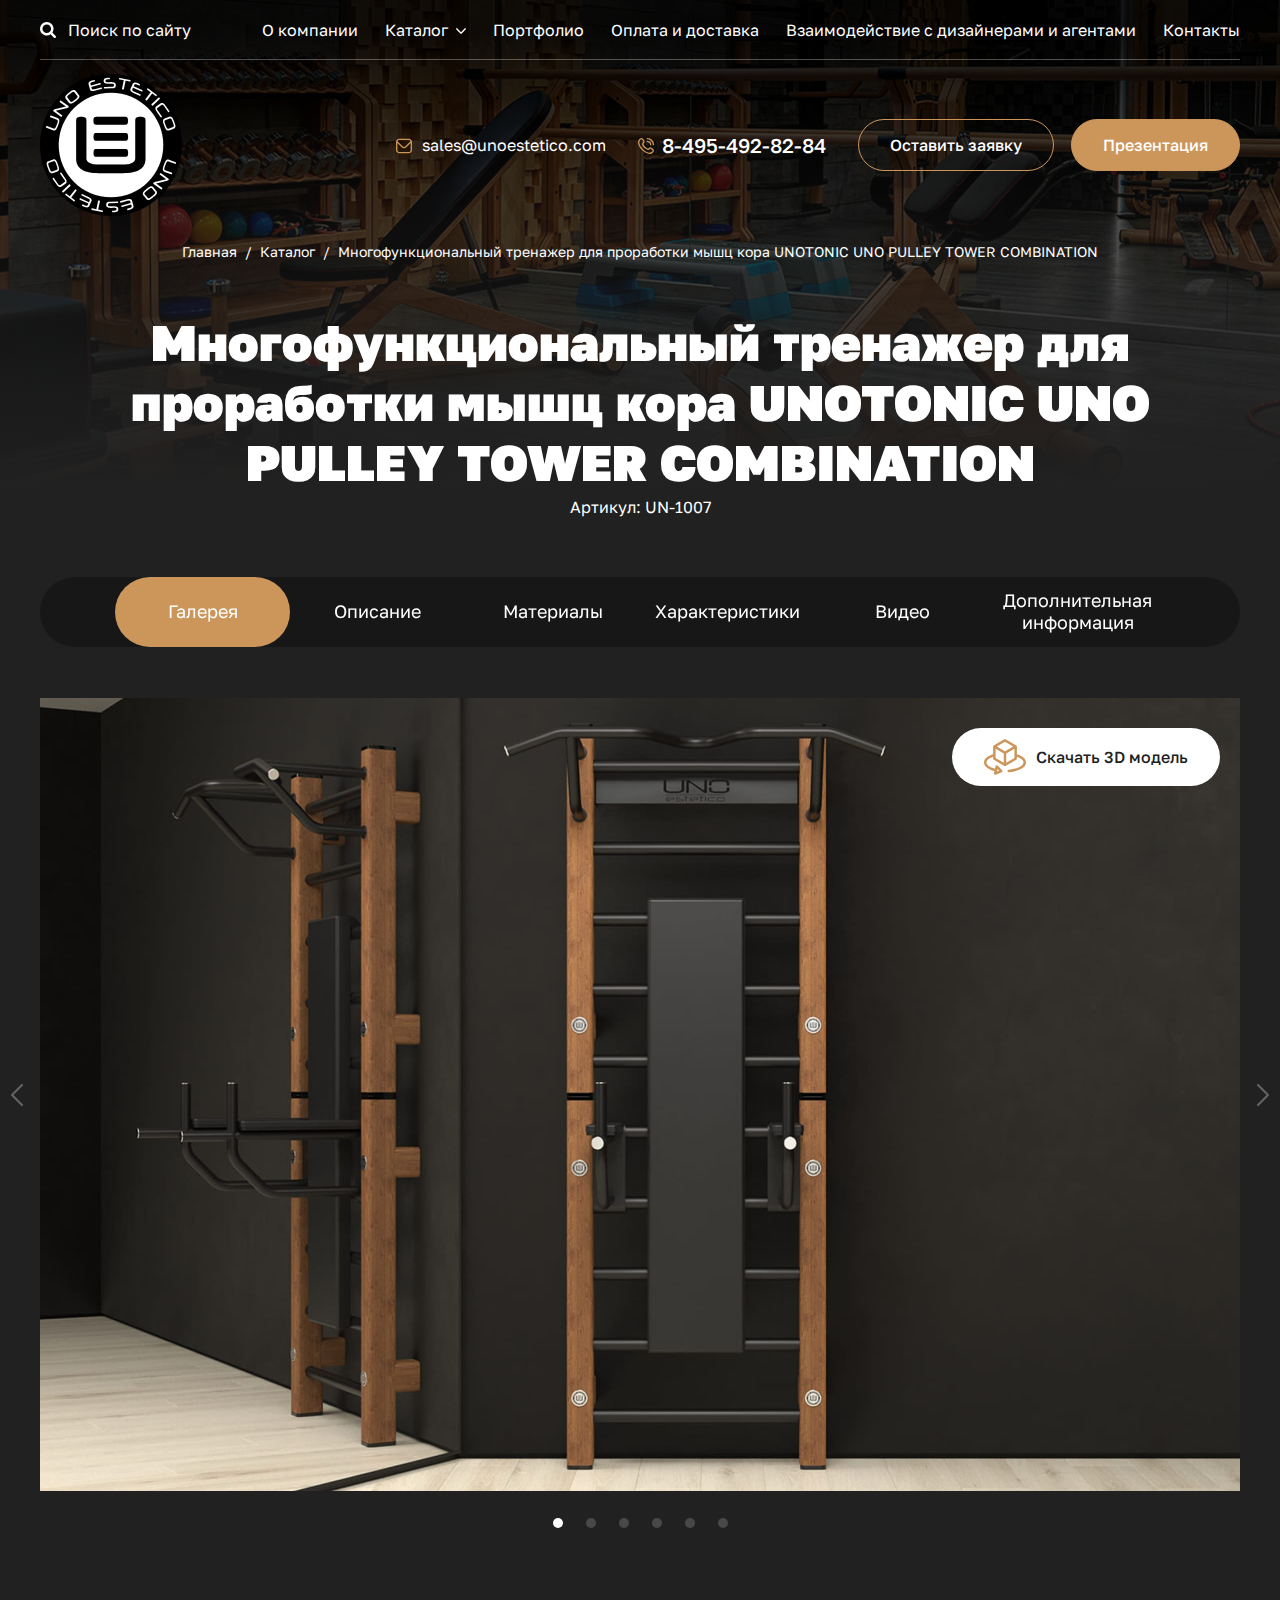
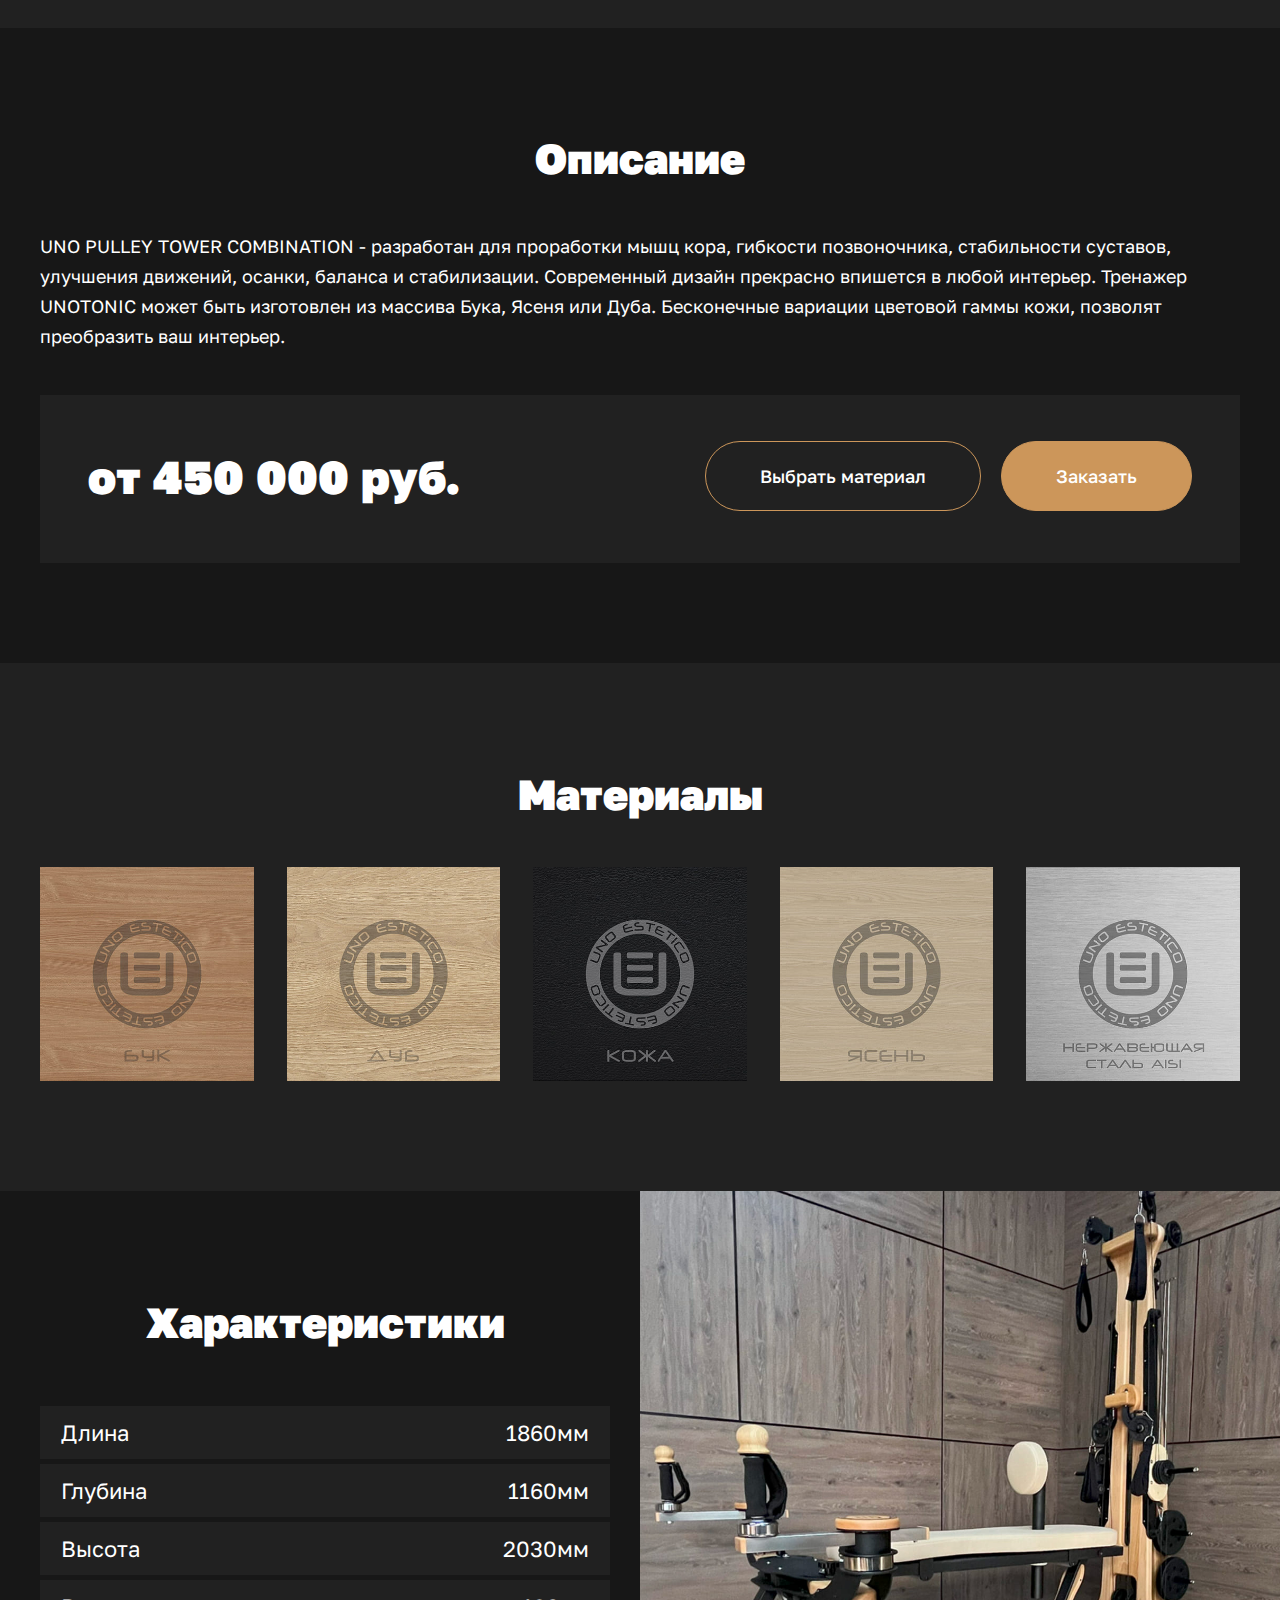
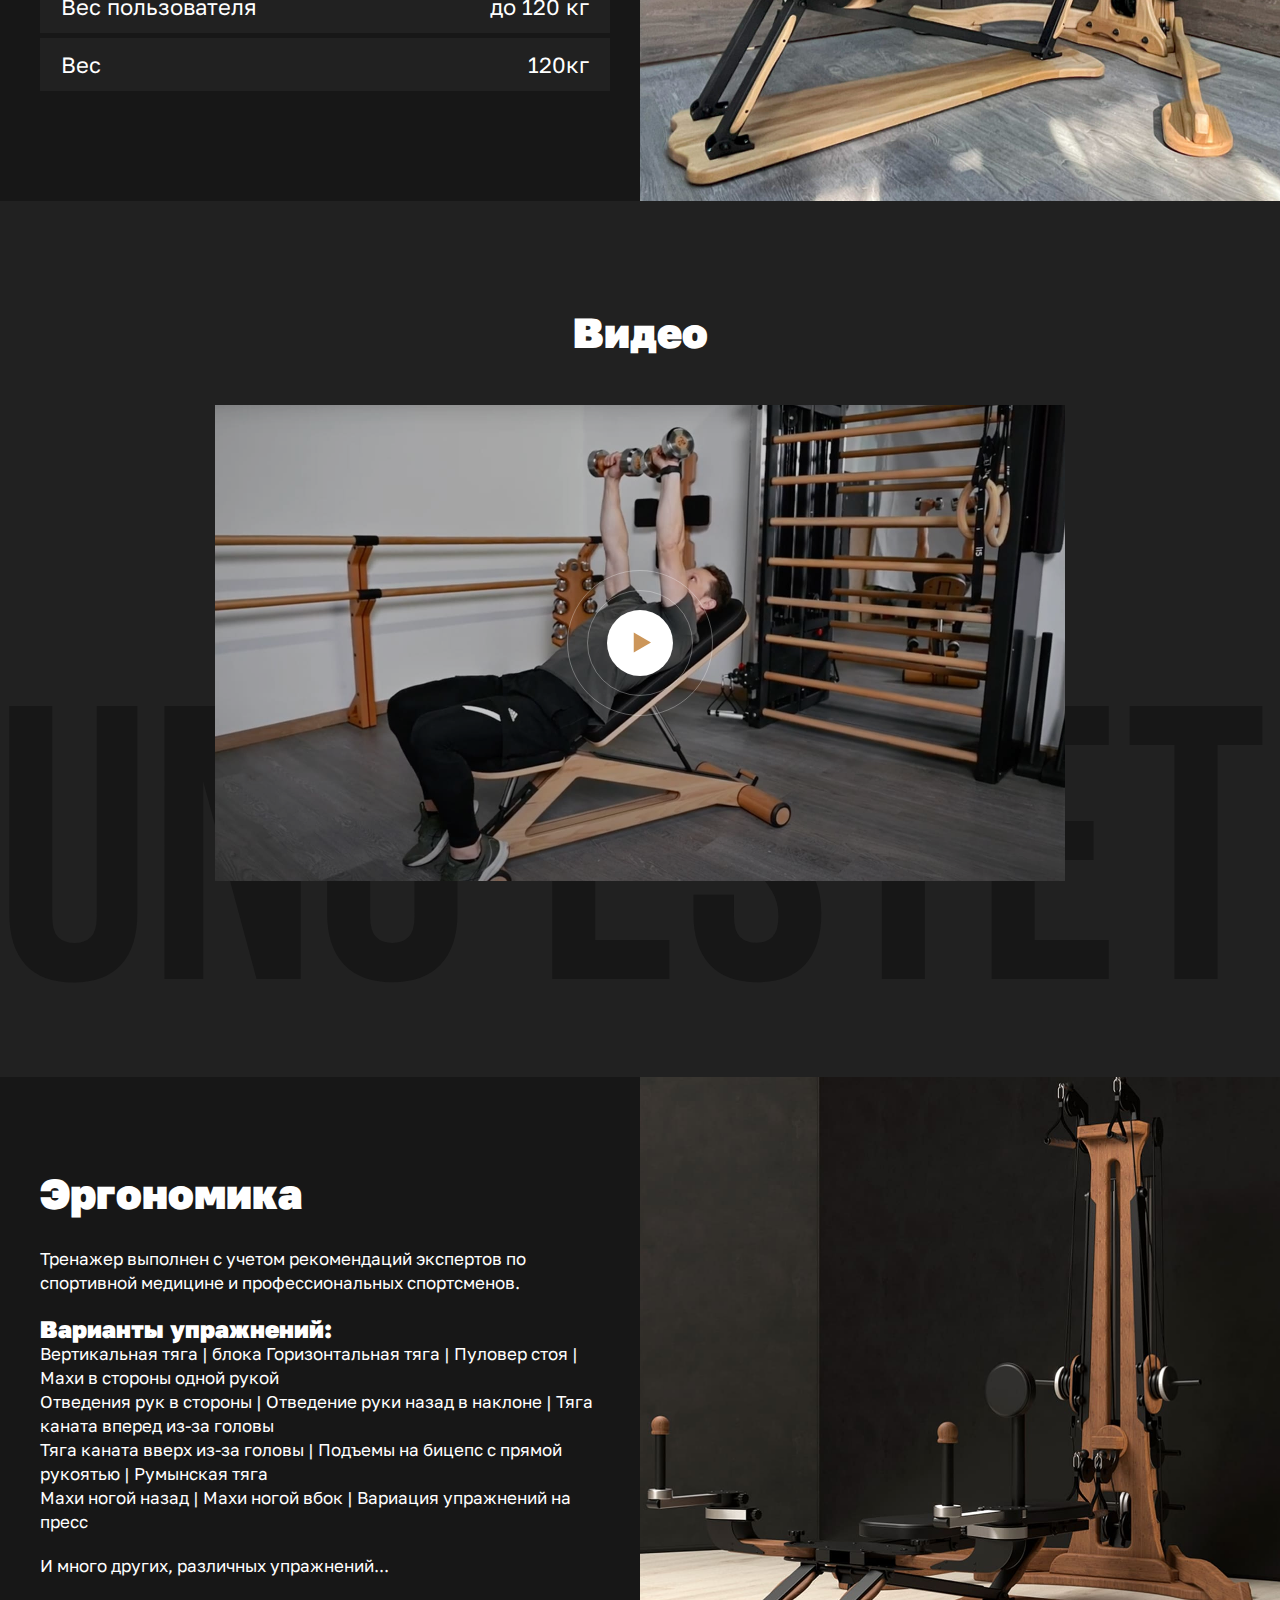
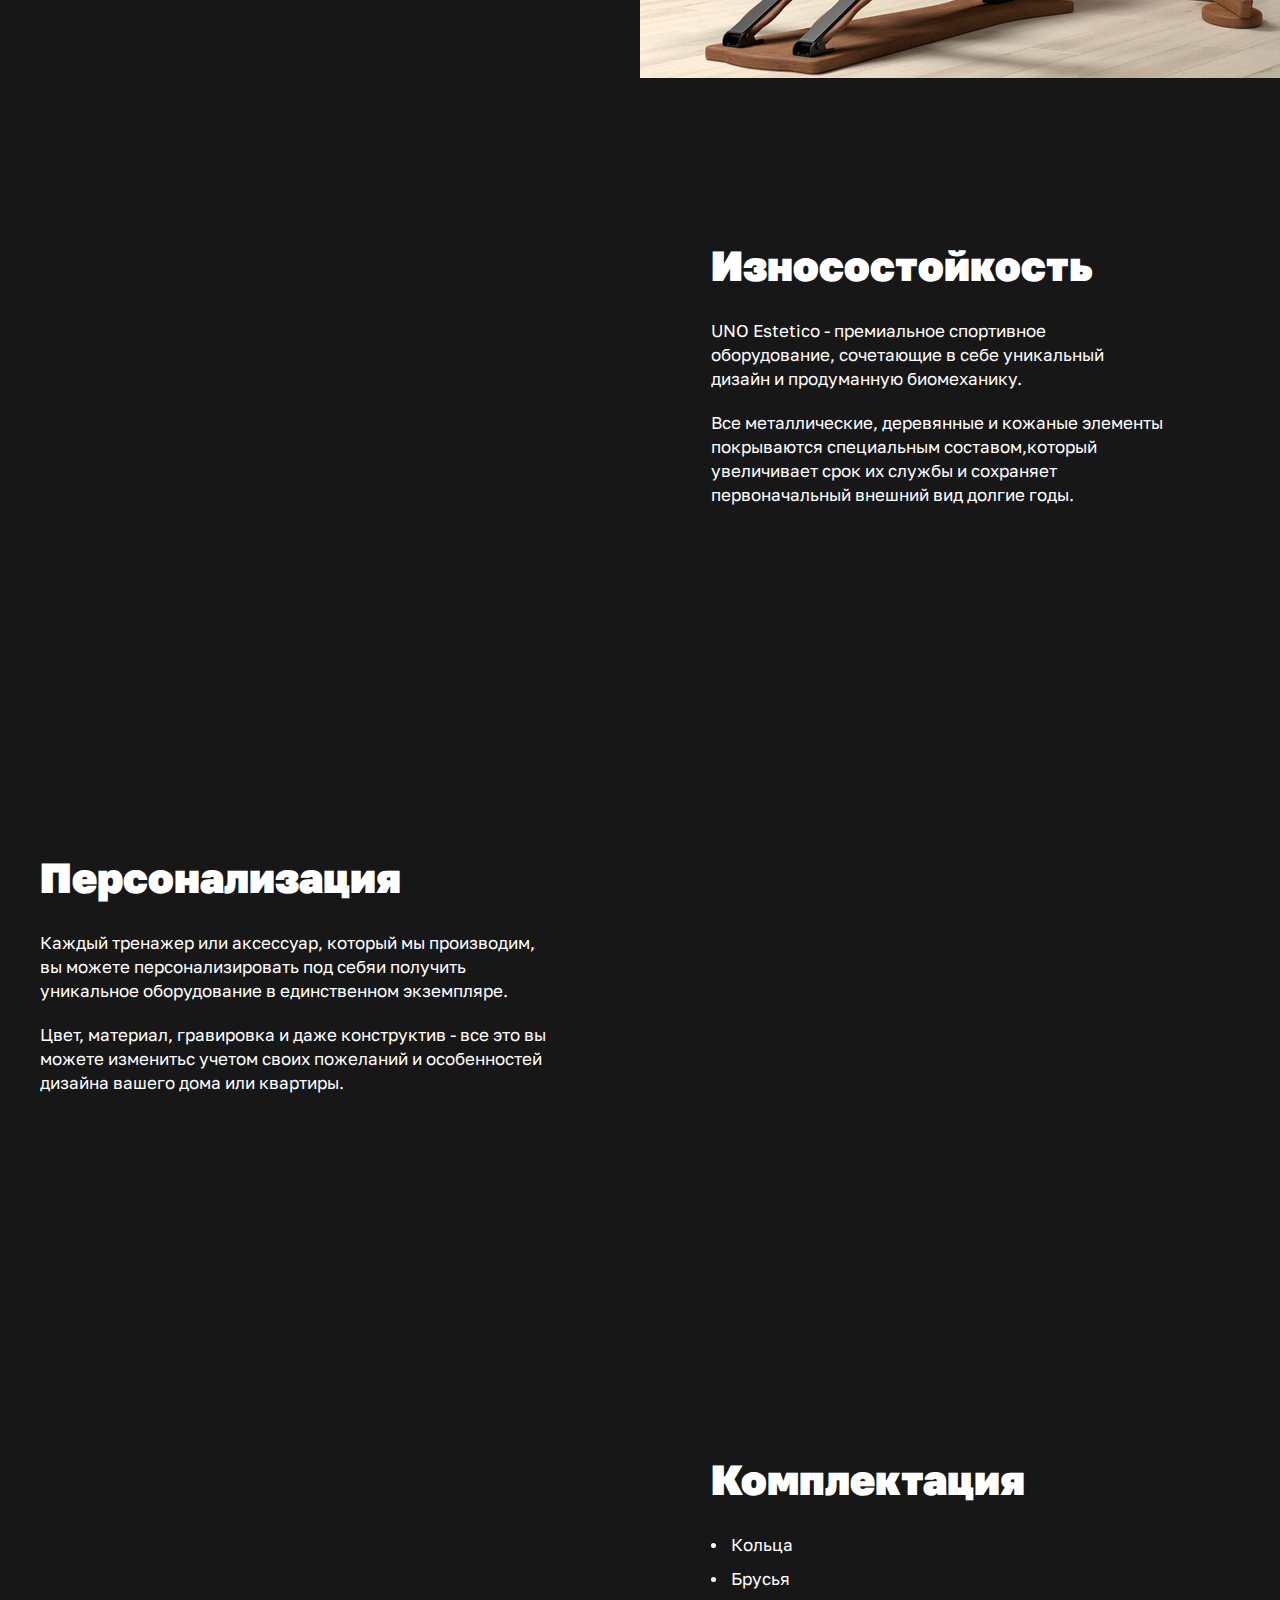
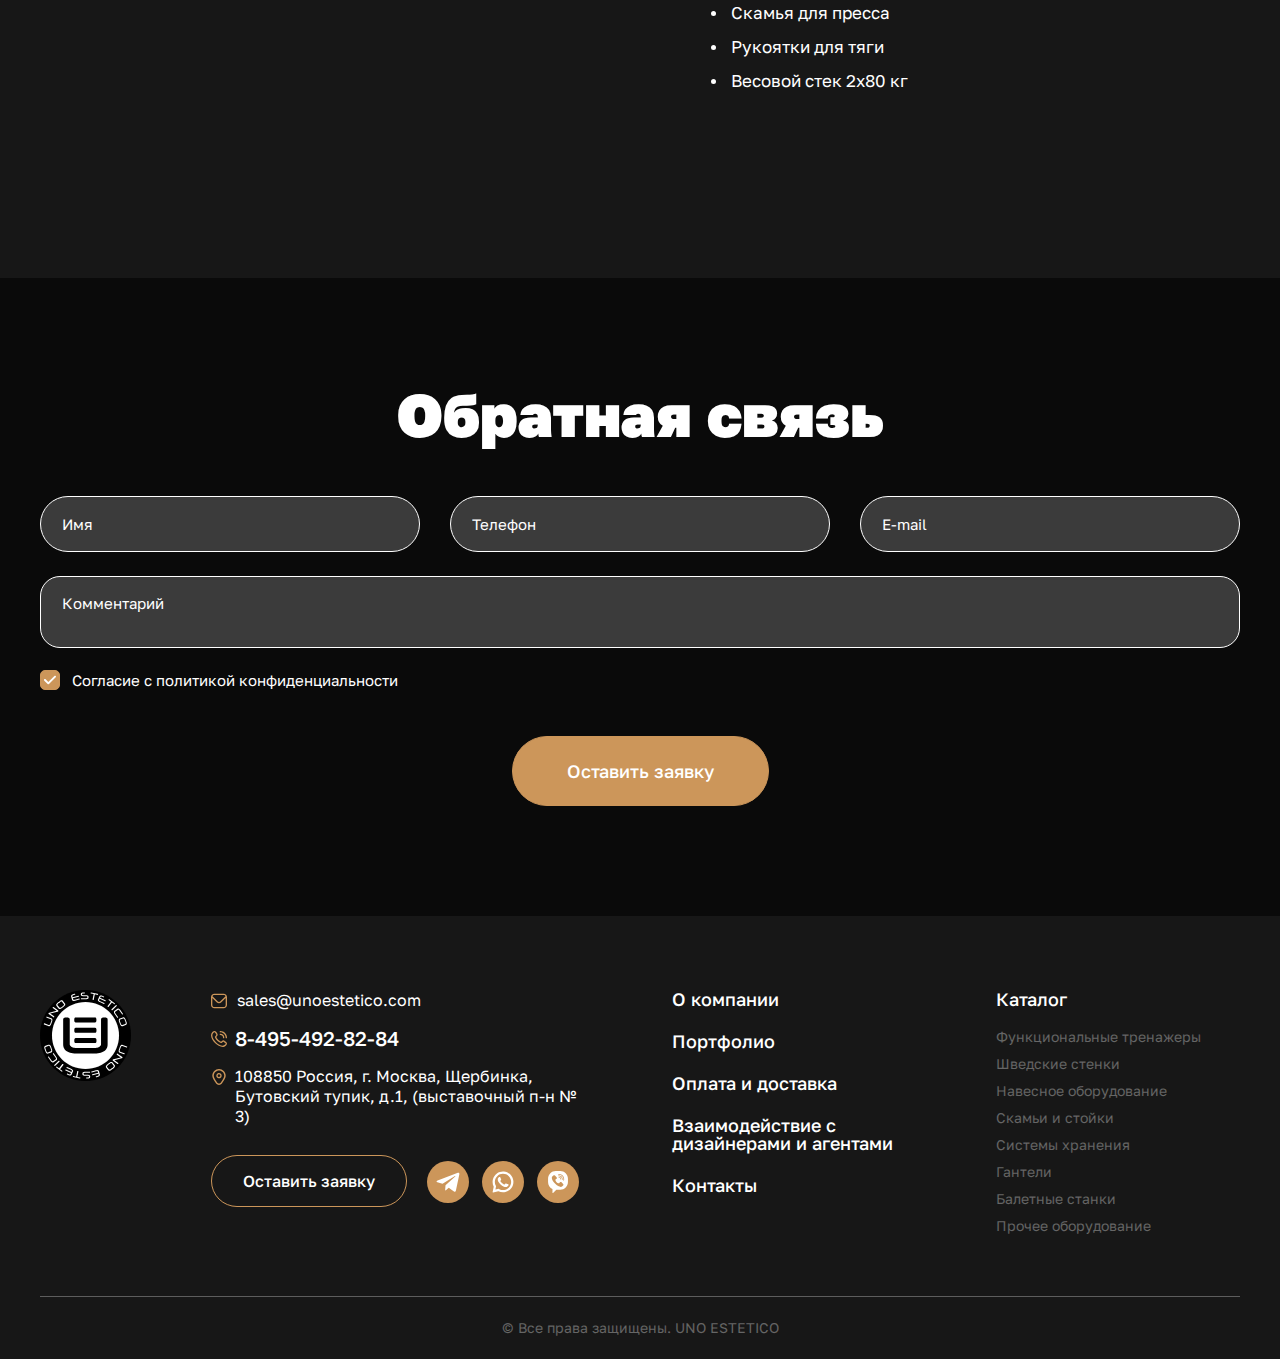
<file: +product.html>
<!DOCTYPE html>
<html lang="ru">
	<head>
		<meta http-equiv="Content-Type" content="text/html; charset=utf-8">

		<!-- Adapting the page for mobile devices -->
		<meta name="viewport" content="width=device-width, initial-scale=1, maximum-scale=1">

		<!-- Prohibition of phone number recognition -->
		<meta name="format-detection" content="telephone=no">
		<meta name="SKYPE_TOOLBAR" content ="SKYPE_TOOLBAR_PARSER_COMPATIBLE">

		<!-- Page title -->
		<title>Заголовок страницы</title>

		<!-- Meta description -->
		<meta name="description" content="">

		<!-- Meta Keywords -->
		<meta name="keywords" content="">

		<!-- Changing the color of the mobile browser panel -->
		<meta name="msapplication-TileColor" content="#CC965A">
		<meta name="theme-color" content="#CC965A">

		<!-- Connecting fonts from Google -->
		<link rel="preconnect" href="https://fonts.googleapis.com">
		<link rel="preconnect" href="https://fonts.gstatic.com" crossorigin>
		<link href="https://fonts.googleapis.com/css2?family=Golos+Text:wght@400..900&display=swap" rel="stylesheet">

		<!-- Connecting style files -->
		<link rel="stylesheet" href="css/swiper-bundle.min.css">
		<link rel="stylesheet" href="css/swiper.css">
		<link rel="stylesheet" href="css/fancybox.css">
		<link rel="stylesheet" href="css/styles.css">

		<link rel="stylesheet" href="css/response_1279.css" media="print, (max-width: 1279px)">
		<link rel="stylesheet" href="css/response_1023.css" media="print, (max-width: 1023px)">
		<link rel="stylesheet" href="css/response_767.css" media="print, (max-width: 767px)">
		<link rel="stylesheet" href="css/response_479.css" media="(max-width: 479px)">
	</head>

	<body>
		<div class="wrap">
			<div class="main">
				<header class="absolute">
					<button class="mob_close_btn"></button>

					<div class="scroll">
						<div class="cont">
							<div class="row border">
								<form action="" class="search">
									<svg class="icon"><use xlink:href="images/sprite.svg#ic_search"></use></svg>

									<input type="text" name="" value="" class="input" placeholder="Поиск по сайту">
								</form>

								<nav class="menu">
									<div class="menu_item">
										<a href="/">О компании</a>
									</div>

									<div class="menu_item">
										<a href="/" class="sub_link">
											<span>Каталог</span>

											<svg class="arr"><use xlink:href="images/sprite.svg#ic_arr_ver2"></use></svg>
										</a>

										<div class="sub_menu">
											<div><a href="/">Функциональные тренажеры</a></div>

											<div><a href="/">Шведские стенки</a></div>

											<div><a href="/">Навесное оборудование</a></div>

											<div><a href="/">Скамьи и стойки</a></div>

											<div><a href="/">Системы хранения</a></div>

											<div><a href="/">Балетные станки</a></div>

											<div><a href="/">Гантели</a></div>

											<div><a href="/">Свободные веса</a></div>

											<div><a href="/">Прочее оборудование</a></div>
										</div>
									</div>

									<div class="menu_item">
										<a href="/">Портфолио</a>
									</div>

									<div class="menu_item">
										<a href="/">Оплата и доставка</a>
									</div>

									<div class="menu_item">
										<a href="/">Взаимодействие с дизайнерами и агентами</a>
									</div>

									<div class="menu_item">
										<a href="/">Контакты</a>
									</div>
								</nav>
							</div>

							<div class="row">
								<a href="/" class="logo">
									<img src="images/logo.svg" alt="">
								</a>

								<div class="email">
									<svg class="icon"><use xlink:href="images/sprite.svg#ic_email"></use></svg>

									<div>
										<div><a href="mailto:sales@unoestetico.com">sales@unoestetico.com</a></div>
									</div>
								</div>

								<div class="phone">
									<svg class="icon"><use xlink:href="images/sprite.svg#ic_phone"></use></svg>

									<div>
										<div><a href="tel:8-495-492-82-84">8-495-492-82-84</a></div>
									</div>
								</div>

								<div class="btns">
									<button class="btn border modal_btn" data-modal="order_modal">Оставить заявку</button>

									<button class="btn">Презентация</button>
								</div>
							</div>
						</div>
					</div>
				</header>


				<section class="mob_header absolute">
					<div class="cont">
						<div class="row">
							<form action="" class="search">
								<svg class="icon"><use xlink:href="images/sprite.svg#ic_search"></use></svg>

								<input type="text" name="" value="" class="input" placeholder="Поиск по сайту">
							</form>

							<div class="email">
								<svg class="icon"><use xlink:href="images/sprite.svg#ic_email"></use></svg>

								<div>
									<div><a href="mailto:sales@unoestetico.com">sales@unoestetico.com</a></div>
								</div>
							</div>

							<div class="phone">
								<svg class="icon"><use xlink:href="images/sprite.svg#ic_phone"></use></svg>

								<div>
									<div><a href="tel:8-495-492-82-84">8-495-492-82-84</a></div>
								</div>
							</div>
						</div>

						<div class="row">
							<a href="/" class="logo">
								<img src="images/logo.svg" alt="">
							</a>

							<div class="btns">
								<button class="btn border modal_btn" data-modal="order_modal">Оставить заявку</button>

								<button class="btn">Презентация</button>
							</div>

							<button class="mob_menu_btn">
								<span></span>
							</button>
						</div>
					</div>
				</section>


				<section class="page_head small_bottom">
					<div class="cont">
						<div class="breadcrumbs">
							<a href="/">Главная</a>

							<span class="sep">/</span>

							<a href="/">Каталог</a>

							<span class="sep">/</span>

							<span class="current">Многофункциональный тренажер для проработки мышц кора UNOTONIC UNO PULLEY TOWER COMBINATION</span>
						</div>

						<h1 class="page_title medium">Многофункциональный тренажер для проработки мышц кора UNOTONIC UNO PULLEY TOWER COMBINATION</h1>

						<div class="articul">Артикул: UN-1007</div>
					</div>

					<img src="images/tmp/bg_page_head.jpg" alt="" class="bg" loading="lazy">
				</section>


				<section class="product_info">
					<section class="anchors">
						<div class="cont">
							<div class="data">
								<button class="btn scroll_btn" data-anchor="photo_gallery">Галерея</button>

								<button class="btn scroll_btn" data-anchor="description">Описание</button>

								<button class="btn scroll_btn" data-anchor="materials">Материалы</button>

								<button class="btn scroll_btn" data-anchor="features">Характеристики</button>

								<button class="btn scroll_btn" data-anchor="video">Видео</button>

								<button class="btn scroll_btn" data-anchor="product_data">Дополнительная информация</button>

								<div class="roller"></div>
							</div>
						</div>
					</section>


					<section class="photo_gallery anchor_block" id="photo_gallery">
						<div class="cont">
							<div class="swiper">
								<div class="swiper-wrapper">
									<div class="swiper-slide">
										<div class="download">
											<a href="/" download>
												<svg class="icon"><use xlink:href="images/sprite.svg#ic_3d_model"></use></svg>
												<span>Скачать 3D модель</span>
											</a>
										</div>

										<div class="image">
											<img src="images/tmp/photo_gallery_img.jpg" alt="" loading="lazy">
										</div>
									</div>

									<div class="swiper-slide">
										<div class="image">
											<img src="images/tmp/photo_gallery_img2.jpg" alt="" loading="lazy">
										</div>
									</div>

									<div class="swiper-slide">
										<div class="image">
											<img src="images/tmp/photo_gallery_img.jpg" alt="" loading="lazy">
										</div>
									</div>

									<div class="swiper-slide">
										<div class="image">
											<img src="images/tmp/photo_gallery_img2.jpg" alt="" loading="lazy">
										</div>
									</div>

									<div class="swiper-slide">
										<div class="image">
											<img src="images/tmp/photo_gallery_img.jpg" alt="" loading="lazy">
										</div>
									</div>

									<div class="swiper-slide">
										<div class="image">
											<img src="images/tmp/photo_gallery_img2.jpg" alt="" loading="lazy">
										</div>
									</div>
								</div>

								<button class="swiper-button-prev">
									<svg class="icon"><use xlink:href="images/sprite.svg#ic_arr_hor"></use></svg>
								</button>

								<button class="swiper-button-next">
									<svg class="icon"><use xlink:href="images/sprite.svg#ic_arr_hor"></use></svg>
								</button>

								<div class="swiper-pagination"></div>
							</div>
						</div>
					</section>


					<section class="description anchor_block" id="description">
						<div class="cont">
							<div class="block_head center">
								<div class="title small">Описание</div>
							</div>

							<div class="text_block">
								<p>UNO PULLEY TOWER COMBINATION - разработан для проработки мышц кора, гибкости позвоночника, стабильности суставов, улучшения движений, осанки, баланса и стабилизации. Современный дизайн прекрасно впишется в любой интерьер. Тренажер UNOTONIC может быть изготовлен из массива Бука, Ясеня или Дуба. Бесконечные вариации цветовой гаммы кожи, позволят преобразить ваш интерьер.</p>
							</div>

							<div class="buy">
								<div class="price">от 450 000 руб.</div>

								<div class="btns">
									<button class="btn border">Выбрать материал</button>

									<button class="btn modal_btn" data-modal="order_product_modal">Заказать</button>
								</div>
							</div>
						</div>
					</section>


					<section class="materials anchor_block" id="materials">
						<div class="cont">
							<div class="block_head center">
								<div class="title small">Материалы</div>
							</div>

							<div class="row">
								<label class="item">
									<input type="radio" name="product_material">

									<div class="thumb">
										<img src="images/tmp/product_material_thumb1.jpg" alt="" loading="lazy">
									</div>

									<div class="btn">Выбрать</div>
								</label>

								<label class="item">
									<input type="radio" name="product_material">

									<div class="thumb">
										<img src="images/tmp/product_material_thumb2.jpg" alt="" loading="lazy">
									</div>

									<div class="btn">Выбрать</div>
								</label>

								<label class="item">
									<input type="radio" name="product_material">

									<div class="thumb">
										<img src="images/tmp/product_material_thumb3.jpg" alt="" loading="lazy">
									</div>

									<div class="btn">Выбрать</div>
								</label>

								<label class="item">
									<input type="radio" name="product_material">

									<div class="thumb">
										<img src="images/tmp/product_material_thumb4.jpg" alt="" loading="lazy">
									</div>

									<div class="btn">Выбрать</div>
								</label>

								<label class="item">
									<input type="radio" name="product_material">

									<div class="thumb">
										<img src="images/tmp/product_material_thumb5.jpg" alt="" loading="lazy">
									</div>

									<div class="btn">Выбрать</div>
								</label>
							</div>
						</div>
					</section>


					<section class="features anchor_block" id="features">
						<div class="cont">
							<div class="data">
								<div class="block_head center">
									<div class="title small">Характеристики</div>
								</div>

								<div class="items">
									<div>
										<div class="label">Длина</div>

										<div class="val">1860мм</div>
									</div>

									<div>
										<div class="label">Глубина</div>

										<div class="val">1160мм</div>
									</div>

									<div>
										<div class="label">Высота</div>

										<div class="val">2030мм</div>
									</div>

									<div>
										<div class="label">Вес пользователя</div>

										<div class="val">до 120 кг</div>
									</div>

									<div>
										<div class="label">Вес</div>

										<div class="val">120кг</div>
									</div>
								</div>
							</div>
						</div>

						<div class="image">
							<img src="images/tmp/product_features.jpg" alt="" loading="lazy">
						</div>
					</section>


					<section class="video anchor_block" id="video">
						<div class="cont">
							<div class="block_head center">
								<div class="title small">Видео</div>
							</div>

							<a href="" class="link fancy_img">
								<img src="images/tmp/video_thumb.jpg" alt="" loading="lazy">

								<div class="icon">
									<svg><use xlink:href="images/sprite.svg#ic_video_play"></use></svg>
								</div>
							</a>
						</div>

						<div class="big_title">uno estetico</div>
					</section>


					<section class="product_data anchor_block" id="product_data">
						<div class="block">
							<div class="image right">
								<img src="images/tmp/product_data_img1.jpg" alt="" loading="lazy">
							</div>

							<div class="cont">
								<div class="data">
									<div class="block_head">
										<div class="title small">Эргономика</div>
									</div>

									<div class="text_block">
										<p>Тренажер выполнен с учетом рекомендаций экспертов по спортивной медицине и профессиональных спортсменов.</p>

										<h3 class="no_m">Варианты упражнений:</h3>

										<p>Вертикальная тяга | блока Горизонтальная тяга | Пуловер стоя | Махи в стороны одной рукой<br> Отведения рук в стороны | Отведение руки назад в наклоне | Тяга каната вперед из-за головы<br> Тяга каната вверх из-за головы | Подъемы на бицепс с прямой рукоятью | Румынская тяга<br> Махи ногой назад | Махи ногой вбок | Вариация упражнений на пресс</p>

										<p>И много других, различных упражнений...</p>
									</div>
								</div>
							</div>
						</div>

						<div class="block">
							<div class="image">
								<img src="images/tmp/product_data_img2.jpg" alt="" loading="lazy">
							</div>

							<div class="cont">
								<div class="data right">
									<div class="block_head">
										<div class="title small">Износостойкость</div>
									</div>

									<div class="text_block small_w">
										<p>UNO Estetico - премиальное спортивное оборудование, сочетающие в себе уникальный дизайн и продуманную биомеханику.</p>

										<p>Все металлические, деревянные и кожаные элементы покрываются специальным составом,который увеличивает срок их службы и сохраняет первоначальный внешний вид долгие годы.</p>
									</div>
								</div>
							</div>
						</div>

						<div class="block">
							<div class="image right">
								<img src="images/tmp/product_data_img3.jpg" alt="" loading="lazy">
							</div>

							<div class="cont">
								<div class="data">
									<div class="block_head">
										<div class="title small">Персонализация</div>
									</div>

									<div class="text_block medium_w">
										<p>Каждый тренажер или аксессуар, который мы производим, вы можете персонализировать под себяи получить уникальное оборудование в единственном экземпляре.</p>

										<p>Цвет, материал, гравировка и даже конструктив - все это вы можете изменитьс учетом своих пожеланий и особенностей дизайна вашего дома или квартиры.</p>
									</div>
								</div>
							</div>
						</div>

						<div class="block">
							<div class="image">
								<img src="images/tmp/product_data_img3.jpg" alt="" loading="lazy">
							</div>

							<div class="cont">
								<div class="data right">
									<div class="block_head">
										<div class="title small">Комплектация</div>
									</div>

									<div class="text_block small_w">
										<ul>
											<li>Кольца</li>
											<li>Брусья</li>
											<li>Скамья для пресса</li>
											<li>Рукоятки для тяги</li>
											<li>Весовой стек 2х80 кг</li>
										</ul>
									</div>
								</div>
							</div>
						</div>
					</section>
				</section>


				<section class="feedback">
					<div class="cont">
						<div class="block_head center">
							<div class="title">Обратная связь</div>
						</div>

						<form action="" class="form">
							<div class="columns">
								<div class="line width1of3">
									<div class="field">
										<input type="text" name="" value="" class="input" placeholder="Имя">
									</div>
								</div>

								<div class="line width1of3">
									<div class="field">
										<input type="tel" name="" value="" class="input" placeholder="Телефон">
									</div>
								</div>

								<div class="line width1of3">
									<div class="field">
										<input type="email" name="" value="" class="input" placeholder="E-mail">
									</div>
								</div>
							</div>

							<div class="line">
								<div class="field">
									<textarea name="" placeholder="Комментарий"></textarea>
								</div>
							</div>

							<div class="line agree">
								<div class="field">
									<label class="checkbox">
										<input type="checkbox" name="agree" checked>

										<div class="check">
											<svg><use xlink:href="images/sprite.svg#ic_check"></use></svg>
										</div>

										<div>Согласие с политикой конфиденциальности</div>
									</label>
								</div>
							</div>

							<div class="submit">
								<button type="submit" class="submit_btn">Оставить заявку</button>
							</div>
						</form>
					</div>

					<img src="images/tmp/bg_feedback.jpg" alt="" class="bg" loading="lazy">
				</section>
			</div>


			<footer>
				<div class="buttonUp">
					<button class="btn">
						<svg class="icon"><use xlink:href="images/sprite.svg#ic_arr_ver"></use></svg>
					</button>
				</div>

				<div class="data">
					<div class="cont row">
						<div class="logo">
							<img src="images/logo.svg" alt="">
						</div>

						<div class="contacts">
							<div class="email">
								<svg class="icon"><use xlink:href="images/sprite.svg#ic_email"></use></svg>

								<div>
									<div><a href="mailto:sales@unoestetico.com">sales@unoestetico.com</a></div>
								</div>
							</div>

							<div class="phone">
								<svg class="icon"><use xlink:href="images/sprite.svg#ic_phone"></use></svg>

								<div>
									<div><a href="tel:8-495-492-82-84">8-495-492-82-84</a></div>
								</div>
							</div>

							<div class="location">
								<svg class="icon"><use xlink:href="images/sprite.svg#ic_location"></use></svg>

								<div>108850 Россия, г. Москва, Щербинка, Бутовский тупик, д.1, (выставочный п-н № 3)</div>
							</div>

							<button class="btn border modal_btn" data-modal="order_modal">Оставить заявку</button>

							<div class="messengers">
								<a href="/" target="_blank" rel="noopener nofollow" class="tg_link">
									<svg class="icon"><use xlink:href="images/sprite.svg#ic_tg"></use></svg>
								</a>

								<a href="/" target="_blank" rel="noopener nofollow" class="whatsapp_link">
									<svg class="icon"><use xlink:href="images/sprite.svg#ic_whatsapp"></use></svg>
								</a>

								<a href="/" target="_blank" rel="noopener nofollow" class="viber_link">
									<svg class="icon"><use xlink:href="images/sprite.svg#ic_viber"></use></svg>
								</a>
							</div>
						</div>

						<div class="menu">
							<div><a href="/">О компании</a></div>

							<div><a href="/">Портфолио</a></div>

							<div><a href="/">Оплата и доставка</a></div>

							<div><a href="/">Взаимодействие с дизайнерами и агентами</a></div>

							<div><a href="/">Контакты</a></div>
						</div>

						<div class="links">
							<div class="title">
								<a href="/">Каталог</a>
							</div>

							<div class="items">
								<div><a href="/">Функциональные тренажеры</a></div>

								<div><a href="/">Шведские стенки</a></div>

								<div><a href="/">Навесное оборудование</a></div>

								<div><a href="/">Скамьи и стойки</a></div>

								<div><a href="/">Системы хранения</a></div>

								<div><a href="/">Гантели</a></div>

								<div><a href="/">Балетные станки</a></div>

								<div><a href="/">Прочее оборудование</a></div>
							</div>
						</div>
					</div>
				</div>

				<div class="bottom">
					<div class="cont">
						<div class="copyright">&copy; Все права защищены. UNO ESTETICO</div>
					</div>
				</div>
			</footer>


			<div class="overlay"></div>
		</div>


		<section class="modal" id="order_modal">
			<div class="modal_title">Оставить заявку</div>

			<form action="" class="form">
				<div class="line">
					<div class="field">
						<input type="text" name="" value="" class="input" placeholder="Имя">
					</div>
				</div>

				<div class="line">
					<div class="field">
						<input type="tel" name="" value="" class="input" placeholder="Телефон">
					</div>
				</div>

				<div class="line">
					<div class="field">
						<input type="email" name="" value="" class="input" placeholder="E-mail">
					</div>
				</div>

				<div class="line agree">
					<div class="field">
						<label class="checkbox">
							<input type="checkbox" name="agree" checked>

							<div class="check">
								<svg><use xlink:href="images/sprite.svg#ic_check"></use></svg>
							</div>

							<div>Согласие с политикой конфиденциальности</div>
						</label>
					</div>
				</div>

				<div class="submit">
					<button type="submit" class="submit_btn">Оставить заявку</button>
				</div>
			</form>
		</section>


		<section class="modal" id="order_product_modal">
			<div class="modal_title">Форма заказа</div>

			<form action="" class="form">
				<div class="line">
					<div class="field">
						<select name="" data-placeholder=" ">
							<option value="1" selected>Ясень</option>
							<option value="2">Ясень</option>
							<option value="3">Ясень</option>
						</select>

						<svg class="arr"><use xlink:href="images/sprite.svg#ic_arr_ver"></use></svg>
					</div>
				</div>

				<div class="line">
					<div class="field">
						<input type="text" name="" value="" class="input" placeholder="Имя">
					</div>
				</div>

				<div class="line">
					<div class="field">
						<input type="tel" name="" value="" class="input" placeholder="Телефон">
					</div>
				</div>

				<div class="line">
					<div class="field">
						<input type="email" name="" value="" class="input" placeholder="E-mail">
					</div>
				</div>

				<div class="line">
					<div class="field">
						<textarea name="" placeholder="Комментарий"></textarea>
					</div>
				</div>

				<div class="line agree">
					<div class="field">
						<label class="checkbox">
							<input type="checkbox" name="agree" checked>

							<div class="check">
								<svg><use xlink:href="images/sprite.svg#ic_check"></use></svg>
							</div>

							<div>Согласие с политикой конфиденциальности</div>
						</label>
					</div>
				</div>

				<div class="submit">
					<button type="submit" class="submit_btn">Оставить заявку</button>
				</div>
			</form>
		</section>


		<!-- Connecting javascript files -->
		<script src="js/jquery-3.6.3.min.js"></script>
		<script src="js/functions.js"></script>
		<script src="js/swiper-bundle.min.js"></script>
		<script src="js/fancybox.js"></script>
		<script src="js/imask.js"></script>
		<script src="js/nice-select2.js"></script>
		<script src="js/scripts.js"></script>
	</body>
</html>
</file>
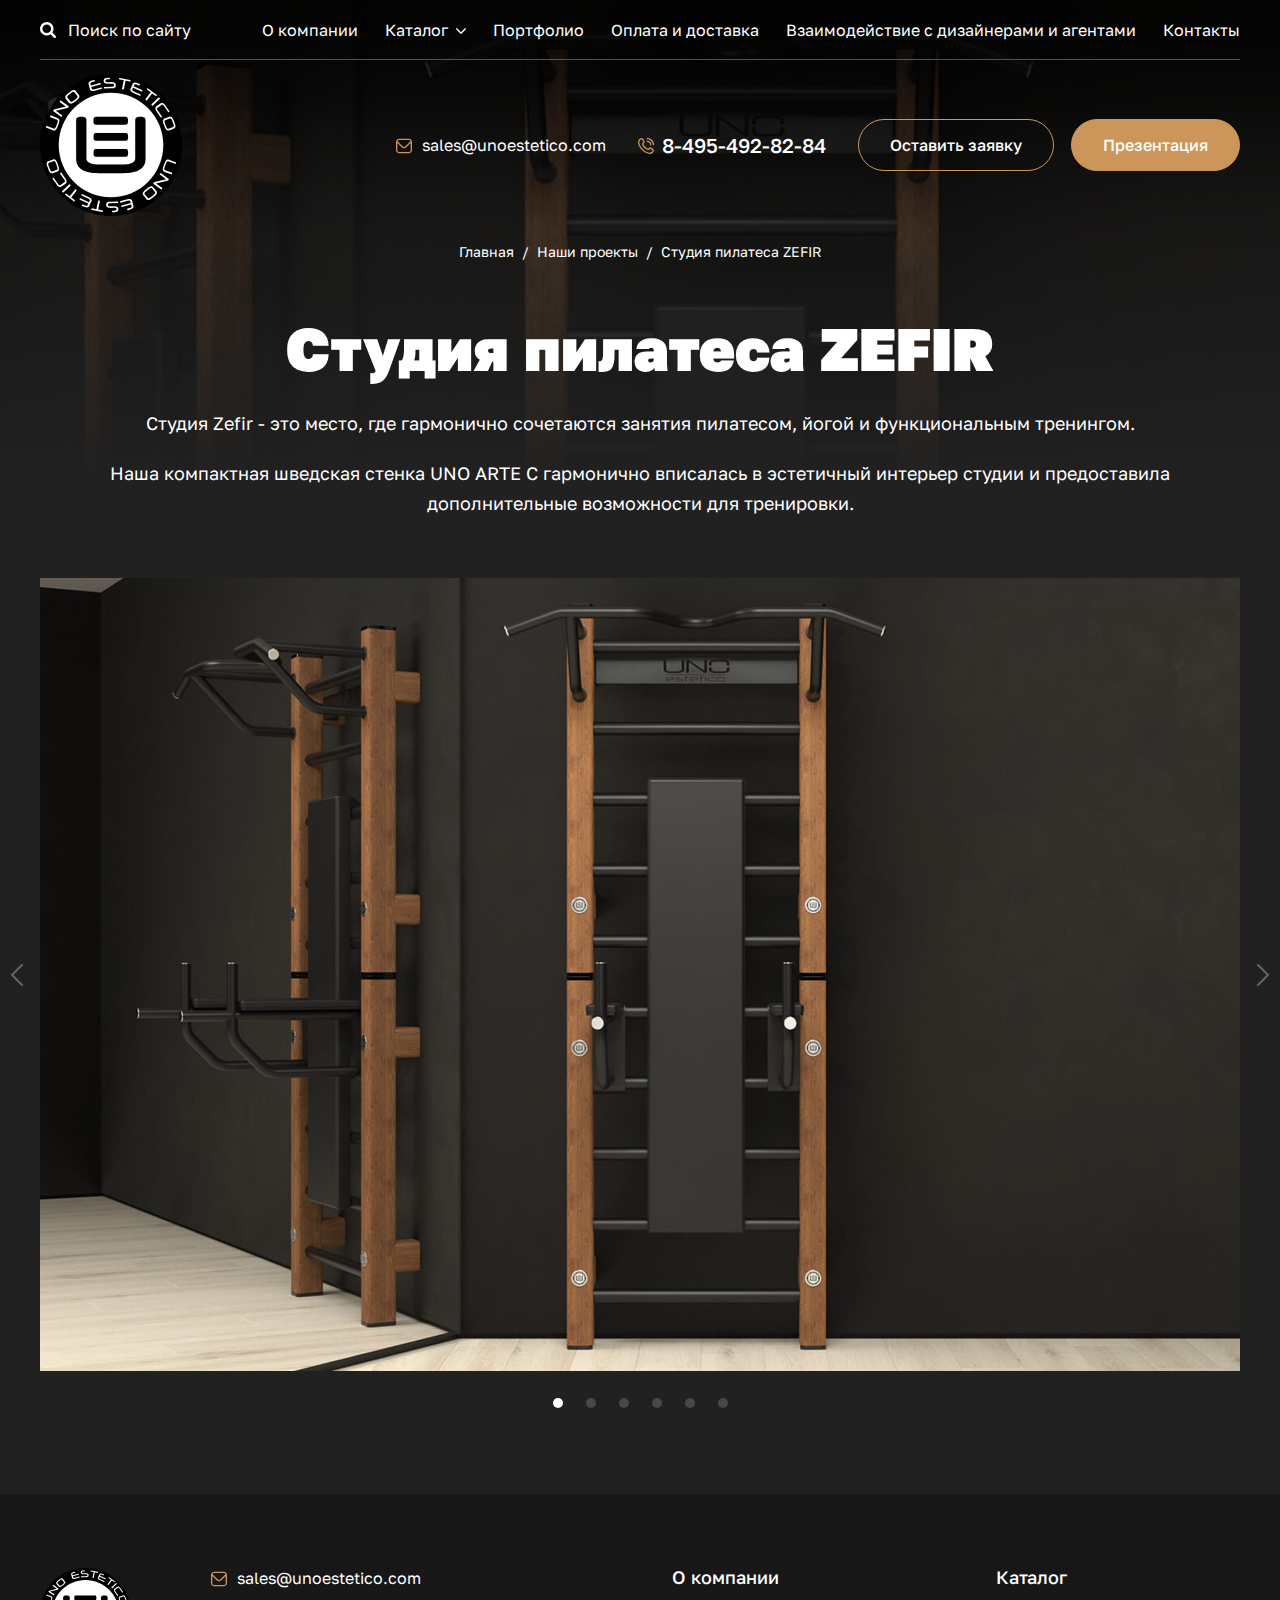
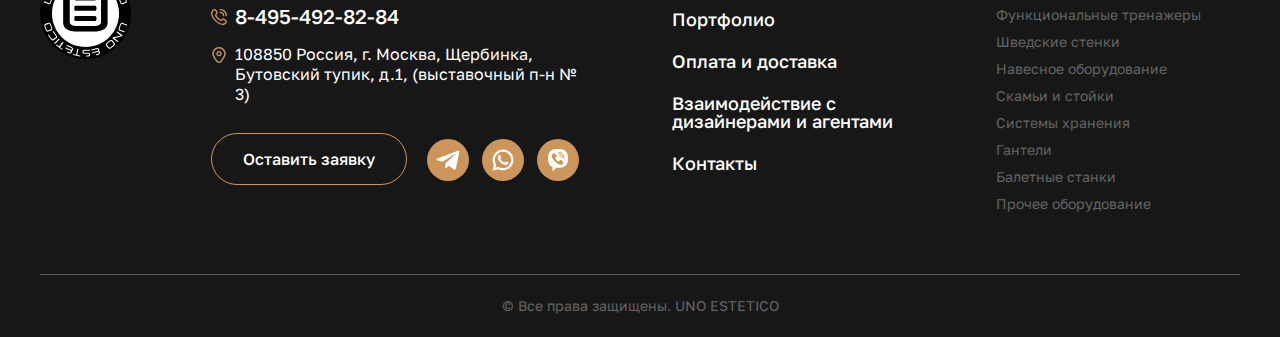
<file: +project.html>
<!DOCTYPE html>
<html lang="ru">
	<head>
		<meta http-equiv="Content-Type" content="text/html; charset=utf-8">

		<!-- Adapting the page for mobile devices -->
		<meta name="viewport" content="width=device-width, initial-scale=1, maximum-scale=1">

		<!-- Prohibition of phone number recognition -->
		<meta name="format-detection" content="telephone=no">
		<meta name="SKYPE_TOOLBAR" content ="SKYPE_TOOLBAR_PARSER_COMPATIBLE">

		<!-- Page title -->
		<title>Заголовок страницы</title>

		<!-- Meta description -->
		<meta name="description" content="">

		<!-- Meta Keywords -->
		<meta name="keywords" content="">

		<!-- Changing the color of the mobile browser panel -->
		<meta name="msapplication-TileColor" content="#CC965A">
		<meta name="theme-color" content="#CC965A">

		<!-- Connecting fonts from Google -->
		<link rel="preconnect" href="https://fonts.googleapis.com">
		<link rel="preconnect" href="https://fonts.gstatic.com" crossorigin>
		<link href="https://fonts.googleapis.com/css2?family=Golos+Text:wght@400..900&display=swap" rel="stylesheet">

		<!-- Connecting style files -->
		<link rel="stylesheet" href="css/swiper-bundle.min.css">
		<link rel="stylesheet" href="css/swiper.css">
		<link rel="stylesheet" href="css/fancybox.css">
		<link rel="stylesheet" href="css/styles.css">

		<link rel="stylesheet" href="css/response_1279.css" media="print, (max-width: 1279px)">
		<link rel="stylesheet" href="css/response_1023.css" media="print, (max-width: 1023px)">
		<link rel="stylesheet" href="css/response_767.css" media="print, (max-width: 767px)">
		<link rel="stylesheet" href="css/response_479.css" media="(max-width: 479px)">
	</head>

	<body>
		<div class="wrap">
			<div class="main">
				<header class="absolute">
					<button class="mob_close_btn"></button>

					<div class="scroll">
						<div class="cont">
							<div class="row border">
								<form action="" class="search">
									<svg class="icon"><use xlink:href="images/sprite.svg#ic_search"></use></svg>

									<input type="text" name="" value="" class="input" placeholder="Поиск по сайту">
								</form>

								<nav class="menu">
									<div class="menu_item">
										<a href="/">О компании</a>
									</div>

									<div class="menu_item">
										<a href="/" class="sub_link">
											<span>Каталог</span>

											<svg class="arr"><use xlink:href="images/sprite.svg#ic_arr_ver2"></use></svg>
										</a>

										<div class="sub_menu">
											<div><a href="/">Функциональные тренажеры</a></div>

											<div><a href="/">Шведские стенки</a></div>

											<div><a href="/">Навесное оборудование</a></div>

											<div><a href="/">Скамьи и стойки</a></div>

											<div><a href="/">Системы хранения</a></div>

											<div><a href="/">Балетные станки</a></div>

											<div><a href="/">Гантели</a></div>

											<div><a href="/">Свободные веса</a></div>

											<div><a href="/">Прочее оборудование</a></div>
										</div>
									</div>

									<div class="menu_item">
										<a href="/">Портфолио</a>
									</div>

									<div class="menu_item">
										<a href="/">Оплата и доставка</a>
									</div>

									<div class="menu_item">
										<a href="/">Взаимодействие с дизайнерами и агентами</a>
									</div>

									<div class="menu_item">
										<a href="/">Контакты</a>
									</div>
								</nav>
							</div>

							<div class="row">
								<a href="/" class="logo">
									<img src="images/logo.svg" alt="">
								</a>

								<div class="email">
									<svg class="icon"><use xlink:href="images/sprite.svg#ic_email"></use></svg>

									<div>
										<div><a href="mailto:sales@unoestetico.com">sales@unoestetico.com</a></div>
									</div>
								</div>

								<div class="phone">
									<svg class="icon"><use xlink:href="images/sprite.svg#ic_phone"></use></svg>

									<div>
										<div><a href="tel:8-495-492-82-84">8-495-492-82-84</a></div>
									</div>
								</div>

								<div class="btns">
									<button class="btn border modal_btn" data-modal="order_modal">Оставить заявку</button>

									<button class="btn">Презентация</button>
								</div>
							</div>
						</div>
					</div>
				</header>


				<section class="mob_header absolute">
					<div class="cont">
						<div class="row">
							<form action="" class="search">
								<svg class="icon"><use xlink:href="images/sprite.svg#ic_search"></use></svg>

								<input type="text" name="" value="" class="input" placeholder="Поиск по сайту">
							</form>

							<div class="email">
								<svg class="icon"><use xlink:href="images/sprite.svg#ic_email"></use></svg>

								<div>
									<div><a href="mailto:sales@unoestetico.com">sales@unoestetico.com</a></div>
								</div>
							</div>

							<div class="phone">
								<svg class="icon"><use xlink:href="images/sprite.svg#ic_phone"></use></svg>

								<div>
									<div><a href="tel:8-495-492-82-84">8-495-492-82-84</a></div>
								</div>
							</div>
						</div>

						<div class="row">
							<a href="/" class="logo">
								<img src="images/logo.svg" alt="">
							</a>

							<div class="btns">
								<button class="btn border modal_btn" data-modal="order_modal">Оставить заявку</button>

								<button class="btn">Презентация</button>
							</div>

							<button class="mob_menu_btn">
								<span></span>
							</button>
						</div>
					</div>
				</section>


				<section class="page_head small_bottom">
					<div class="cont">
						<div class="breadcrumbs">
							<a href="/">Главная</a>

							<span class="sep">/</span>

							<a href="/">Наши проекты</a>

							<span class="sep">/</span>

							<span class="current">Студия пилатеса ZEFIR</span>
						</div>

						<h1 class="page_title">Студия пилатеса ZEFIR</h1>

						<div class="text_block">
							<p>Студия Zefir - это место, где гармонично сочетаются занятия пилатесом, йогой и функциональным тренингом.</p>

							<p>Наша компактная шведская стенка UNO ARTE C гармонично вписалась в эстетичный интерьер студии и предоставила дополнительные возможности для тренировки.</p>
						</div>
					</div>

					<img src="images/tmp/bg_page_head2.jpg" alt="" class="bg" loading="lazy">
				</section>


				<section class="photo_gallery">
					<div class="cont">
						<div class="swiper">
							<div class="swiper-wrapper">
								<div class="swiper-slide">
									<div class="image">
										<img src="images/tmp/photo_gallery_img.jpg" alt="" loading="lazy">
									</div>
								</div>

								<div class="swiper-slide">
									<div class="image">
										<img src="images/tmp/photo_gallery_img2.jpg" alt="" loading="lazy">
									</div>
								</div>

								<div class="swiper-slide">
									<div class="image">
										<img src="images/tmp/photo_gallery_img.jpg" alt="" loading="lazy">
									</div>
								</div>

								<div class="swiper-slide">
									<div class="image">
										<img src="images/tmp/photo_gallery_img2.jpg" alt="" loading="lazy">
									</div>
								</div>

								<div class="swiper-slide">
									<div class="image">
										<img src="images/tmp/photo_gallery_img.jpg" alt="" loading="lazy">
									</div>
								</div>

								<div class="swiper-slide">
									<div class="image">
										<img src="images/tmp/photo_gallery_img2.jpg" alt="" loading="lazy">
									</div>
								</div>
							</div>

							<button class="swiper-button-prev">
								<svg class="icon"><use xlink:href="images/sprite.svg#ic_arr_hor"></use></svg>
							</button>

							<button class="swiper-button-next">
								<svg class="icon"><use xlink:href="images/sprite.svg#ic_arr_hor"></use></svg>
							</button>

							<div class="swiper-pagination"></div>
						</div>
					</div>
				</section>
			</div>


			<footer>
				<div class="buttonUp">
					<button class="btn">
						<svg class="icon"><use xlink:href="images/sprite.svg#ic_arr_ver"></use></svg>
					</button>
				</div>

				<div class="data">
					<div class="cont row">
						<div class="logo">
							<img src="images/logo.svg" alt="">
						</div>

						<div class="contacts">
							<div class="email">
								<svg class="icon"><use xlink:href="images/sprite.svg#ic_email"></use></svg>

								<div>
									<div><a href="mailto:sales@unoestetico.com">sales@unoestetico.com</a></div>
								</div>
							</div>

							<div class="phone">
								<svg class="icon"><use xlink:href="images/sprite.svg#ic_phone"></use></svg>

								<div>
									<div><a href="tel:8-495-492-82-84">8-495-492-82-84</a></div>
								</div>
							</div>

							<div class="location">
								<svg class="icon"><use xlink:href="images/sprite.svg#ic_location"></use></svg>

								<div>108850 Россия, г. Москва, Щербинка, Бутовский тупик, д.1, (выставочный п-н № 3)</div>
							</div>

							<button class="btn border modal_btn" data-modal="order_modal">Оставить заявку</button>

							<div class="messengers">
								<a href="/" target="_blank" rel="noopener nofollow" class="tg_link">
									<svg class="icon"><use xlink:href="images/sprite.svg#ic_tg"></use></svg>
								</a>

								<a href="/" target="_blank" rel="noopener nofollow" class="whatsapp_link">
									<svg class="icon"><use xlink:href="images/sprite.svg#ic_whatsapp"></use></svg>
								</a>

								<a href="/" target="_blank" rel="noopener nofollow" class="viber_link">
									<svg class="icon"><use xlink:href="images/sprite.svg#ic_viber"></use></svg>
								</a>
							</div>
						</div>

						<div class="menu">
							<div><a href="/">О компании</a></div>

							<div><a href="/">Портфолио</a></div>

							<div><a href="/">Оплата и доставка</a></div>

							<div><a href="/">Взаимодействие с дизайнерами и агентами</a></div>

							<div><a href="/">Контакты</a></div>
						</div>

						<div class="links">
							<div class="title">
								<a href="/">Каталог</a>
							</div>

							<div class="items">
								<div><a href="/">Функциональные тренажеры</a></div>

								<div><a href="/">Шведские стенки</a></div>

								<div><a href="/">Навесное оборудование</a></div>

								<div><a href="/">Скамьи и стойки</a></div>

								<div><a href="/">Системы хранения</a></div>

								<div><a href="/">Гантели</a></div>

								<div><a href="/">Балетные станки</a></div>

								<div><a href="/">Прочее оборудование</a></div>
							</div>
						</div>
					</div>
				</div>

				<div class="bottom">
					<div class="cont">
						<div class="copyright">&copy; Все права защищены. UNO ESTETICO</div>
					</div>
				</div>
			</footer>


			<div class="overlay"></div>
		</div>


		<section class="modal" id="order_modal">
			<div class="modal_title">Оставить заявку</div>

			<form action="" class="form">
				<div class="line">
					<div class="field">
						<input type="text" name="" value="" class="input" placeholder="Имя">
					</div>
				</div>

				<div class="line">
					<div class="field">
						<input type="tel" name="" value="" class="input" placeholder="Телефон">
					</div>
				</div>

				<div class="line">
					<div class="field">
						<input type="email" name="" value="" class="input" placeholder="E-mail">
					</div>
				</div>

				<div class="line agree">
					<div class="field">
						<label class="checkbox">
							<input type="checkbox" name="agree" checked>

							<div class="check">
								<svg><use xlink:href="images/sprite.svg#ic_check"></use></svg>
							</div>

							<div>Согласие с политикой конфиденциальности</div>
						</label>
					</div>
				</div>

				<div class="submit">
					<button type="submit" class="submit_btn">Оставить заявку</button>
				</div>
			</form>
		</section>


		<!-- Connecting javascript files -->
		<script src="js/jquery-3.6.3.min.js"></script>
		<script src="js/functions.js"></script>
		<script src="js/swiper-bundle.min.js"></script>
		<script src="js/fancybox.js"></script>
		<script src="js/imask.js"></script>
		<script src="js/nice-select2.js"></script>
		<script src="js/scripts.js"></script>
	</body>
</html>
</file>
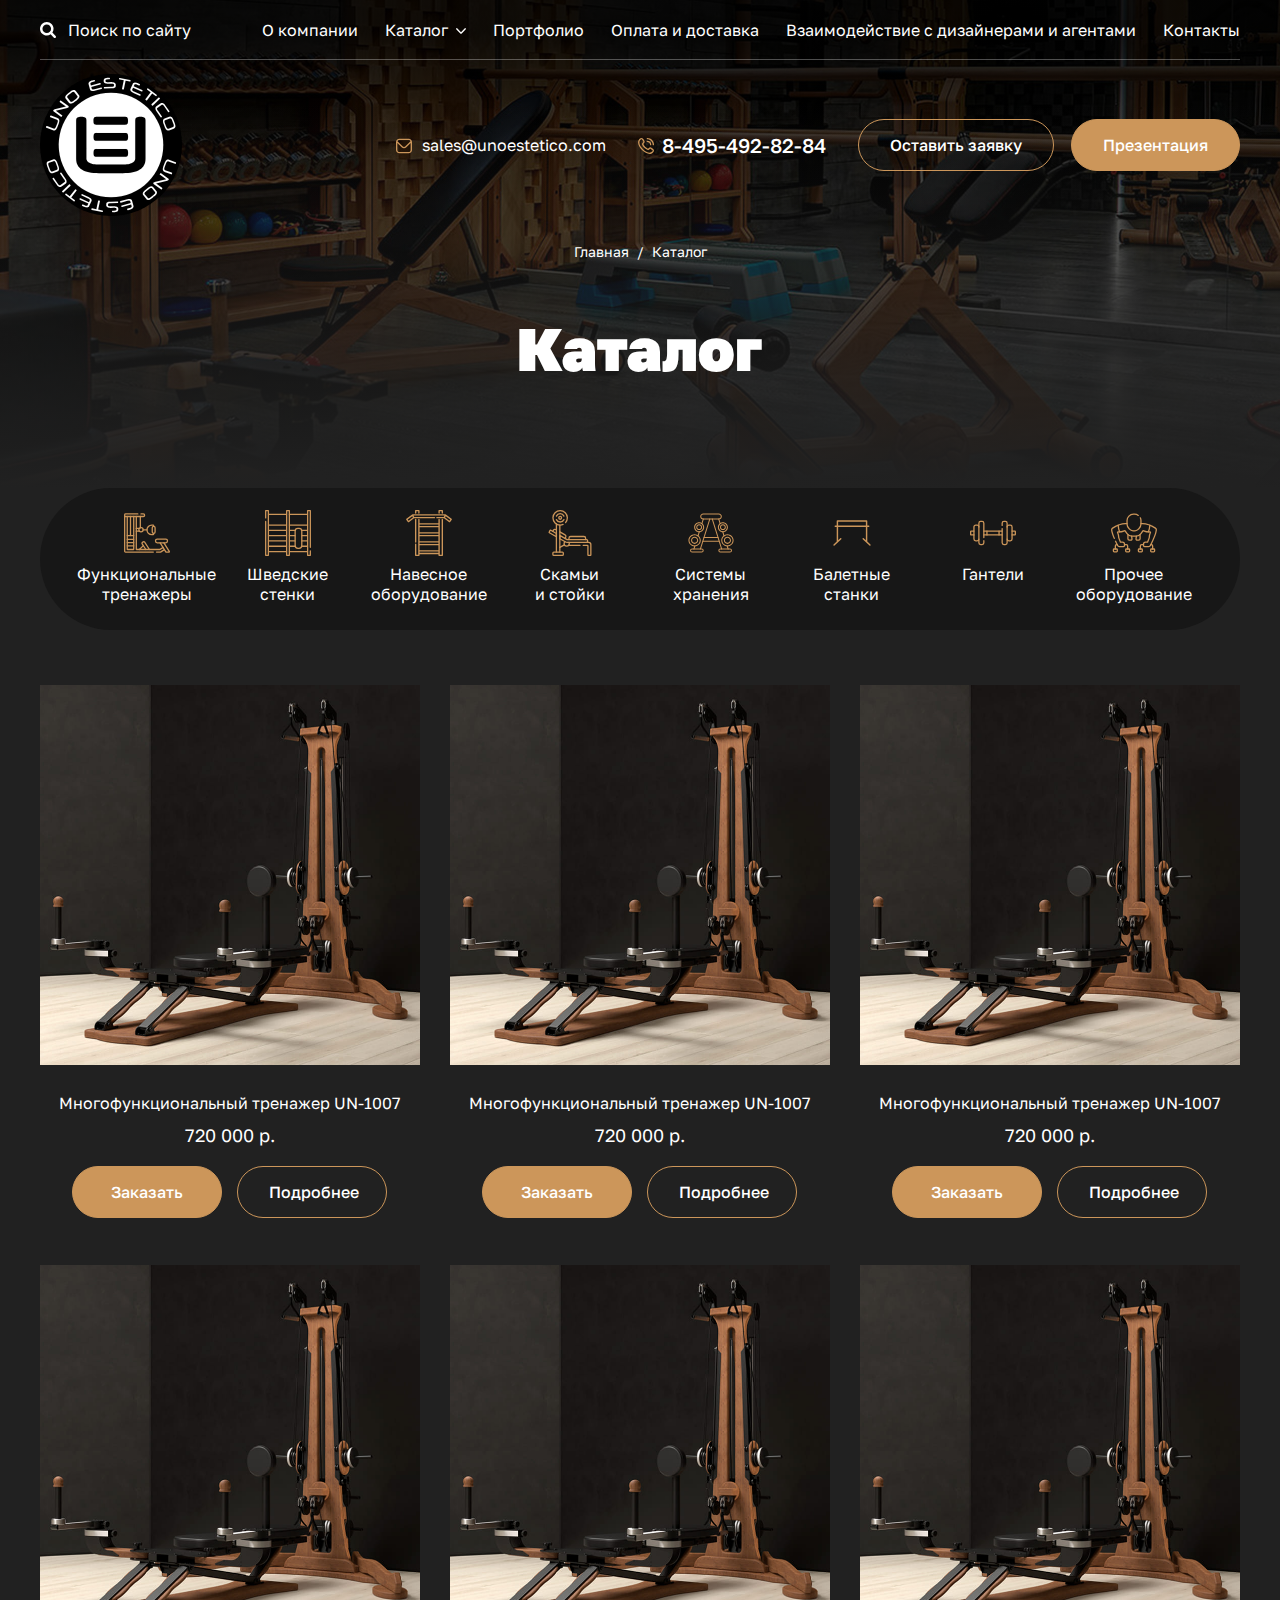
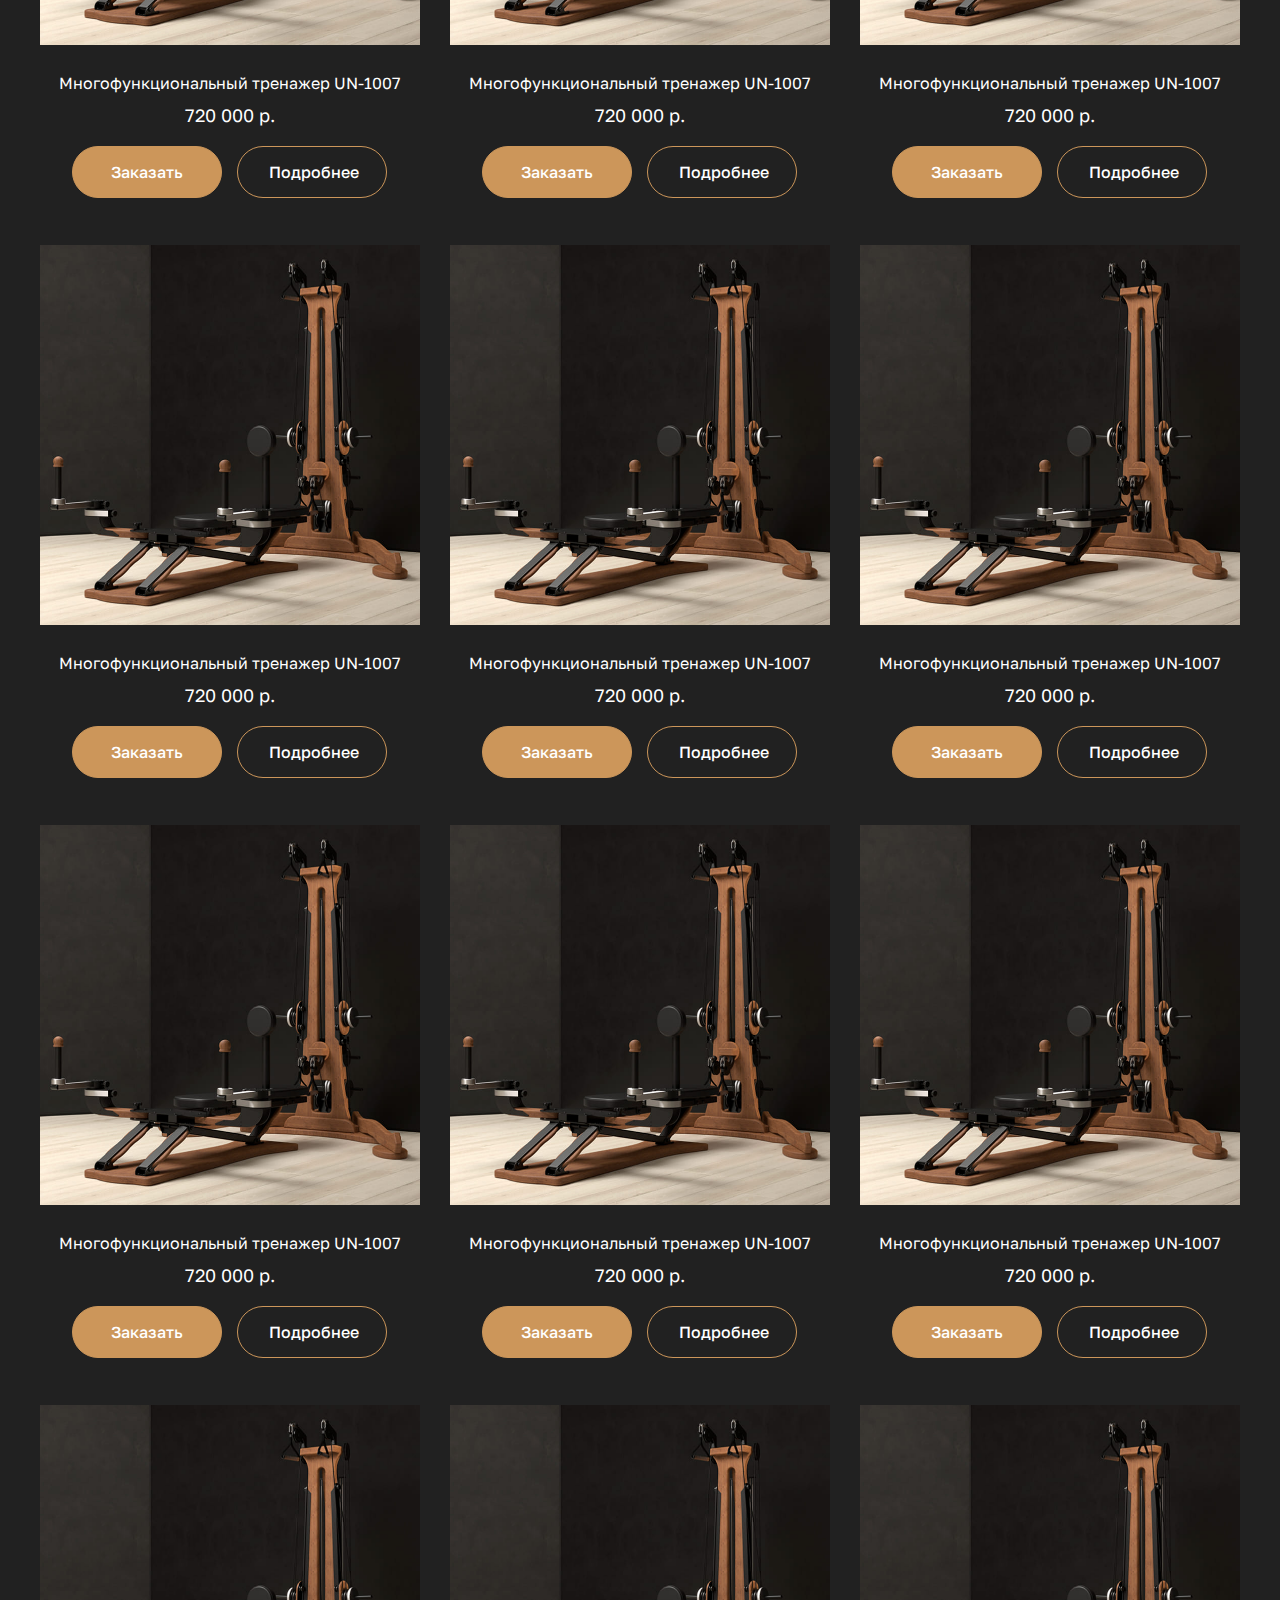
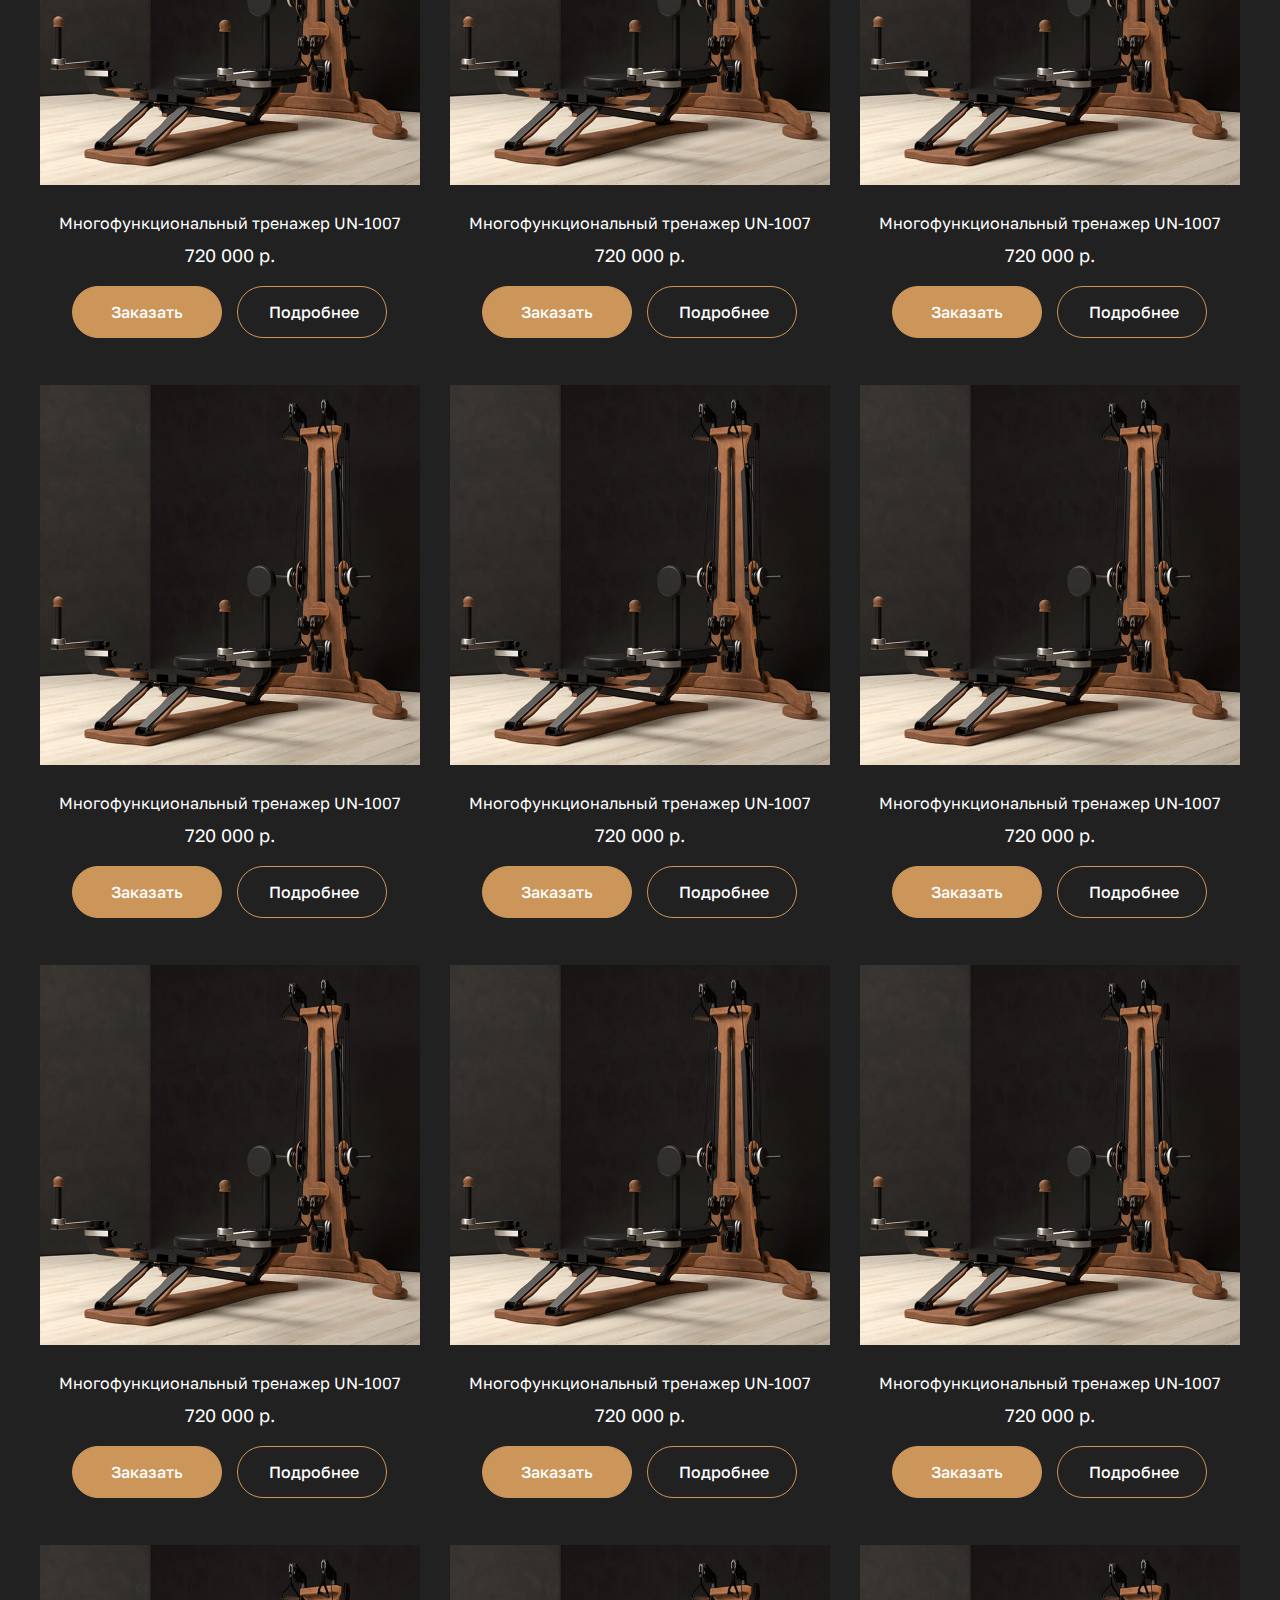
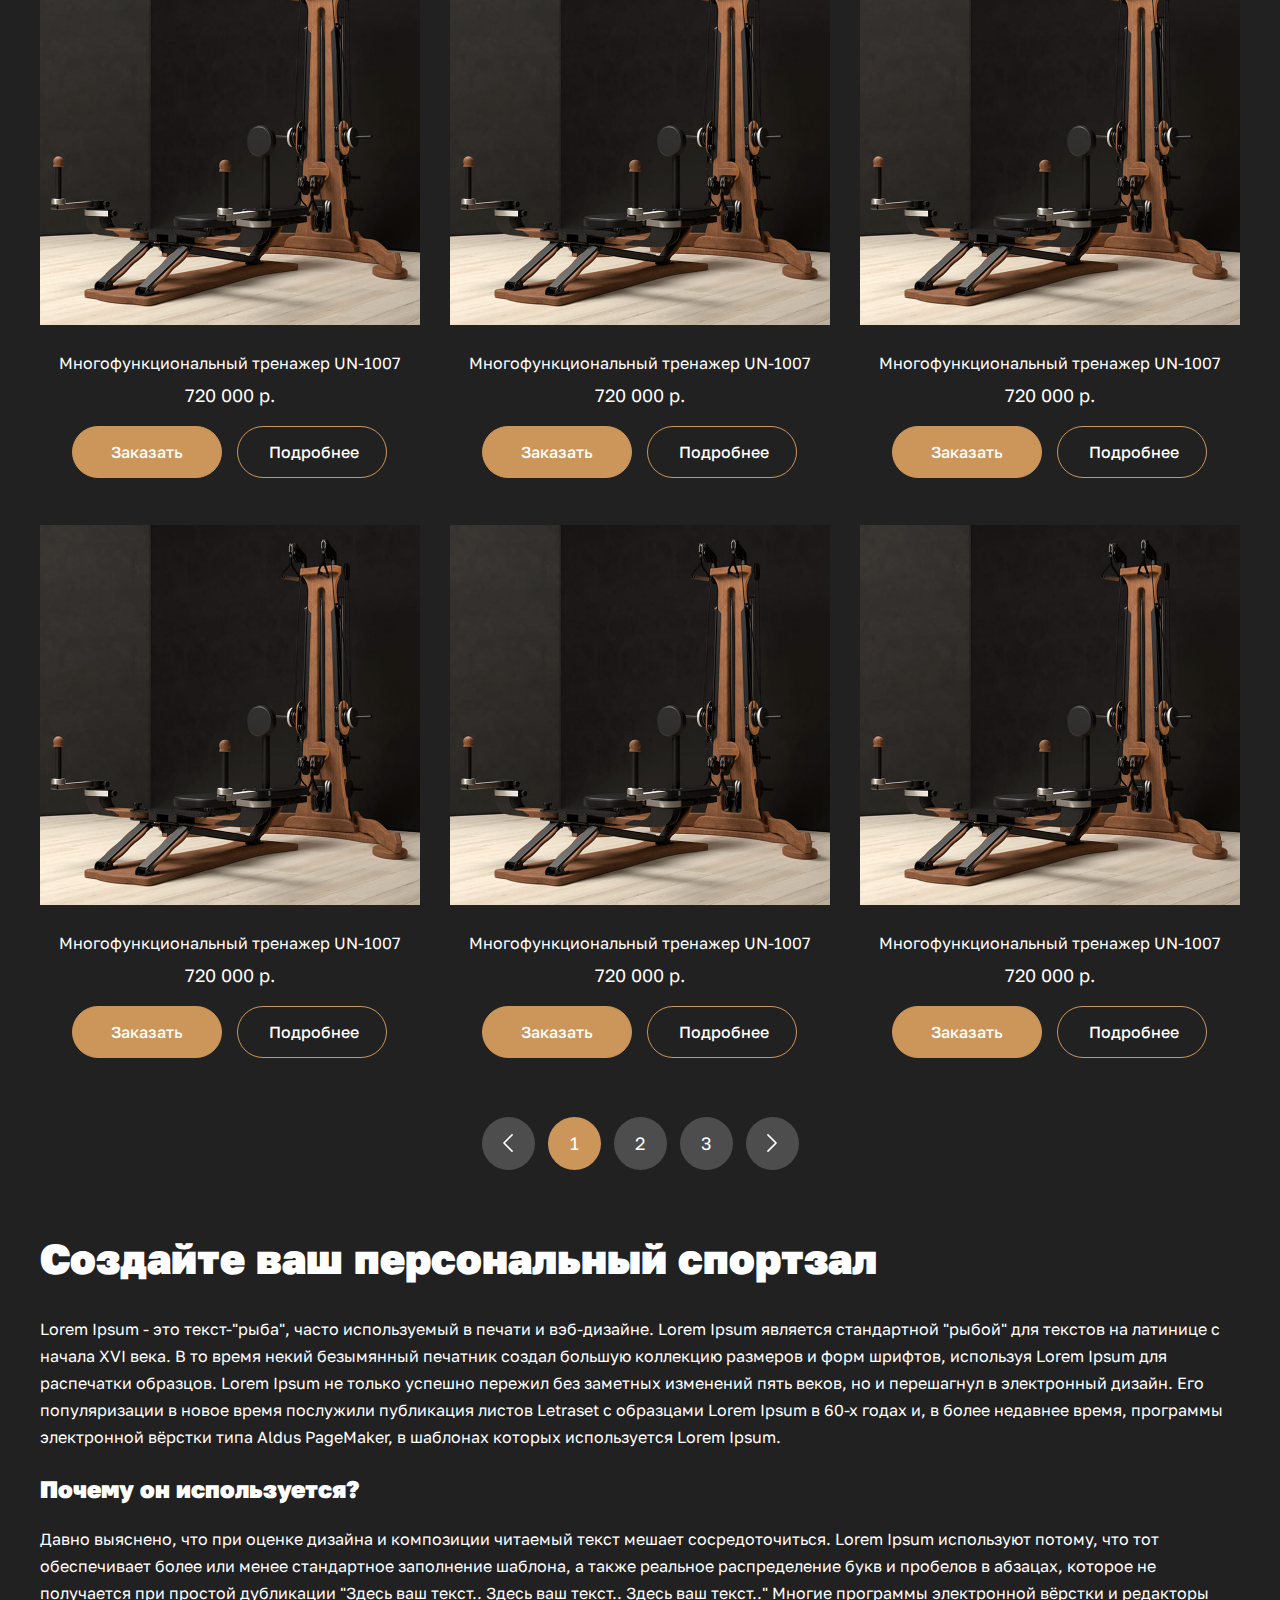
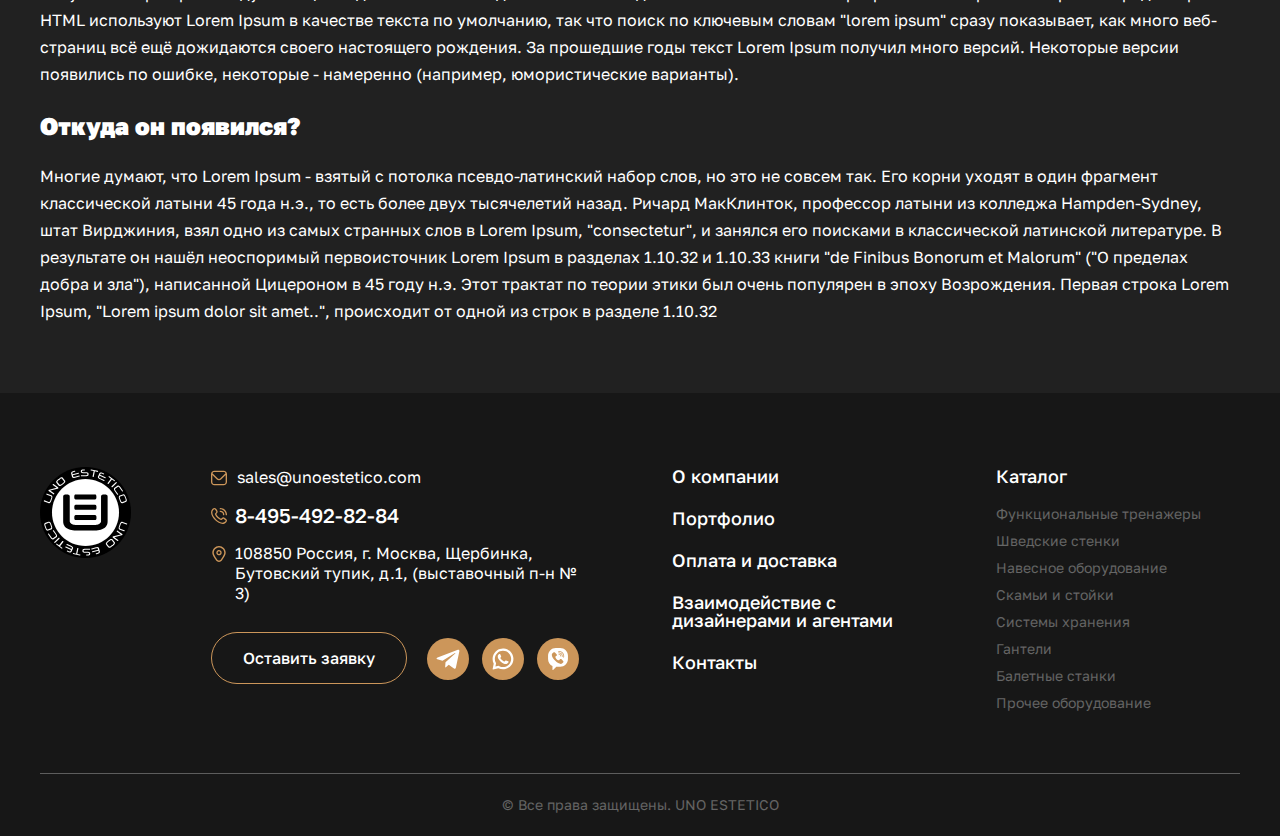
<file: catalog.html>
<!DOCTYPE html>
<html lang="ru">
	<head>
		<meta http-equiv="Content-Type" content="text/html; charset=utf-8">

		<!-- Adapting the page for mobile devices -->
		<meta name="viewport" content="width=device-width, initial-scale=1, maximum-scale=1">

		<!-- Prohibition of phone number recognition -->
		<meta name="format-detection" content="telephone=no">
		<meta name="SKYPE_TOOLBAR" content ="SKYPE_TOOLBAR_PARSER_COMPATIBLE">

		<!-- Page title -->
		<title>Заголовок страницы</title>

		<!-- Meta description -->
		<meta name="description" content="">

		<!-- Meta Keywords -->
		<meta name="keywords" content="">

		<!-- Changing the color of the mobile browser panel -->
		<meta name="msapplication-TileColor" content="#CC965A">
		<meta name="theme-color" content="#CC965A">

		<!-- Connecting fonts from Google -->
		<link rel="preconnect" href="https://fonts.googleapis.com">
		<link rel="preconnect" href="https://fonts.gstatic.com" crossorigin>
		<link href="https://fonts.googleapis.com/css2?family=Golos+Text:wght@400..900&display=swap" rel="stylesheet">

		<!-- Connecting style files -->
		<link rel="stylesheet" href="css/swiper-bundle.min.css">
		<link rel="stylesheet" href="css/swiper.css">
		<link rel="stylesheet" href="css/fancybox.css">
		<link rel="stylesheet" href="css/styles.css">

		<link rel="stylesheet" href="css/response_1279.css" media="print, (max-width: 1279px)">
		<link rel="stylesheet" href="css/response_1023.css" media="print, (max-width: 1023px)">
		<link rel="stylesheet" href="css/response_767.css" media="print, (max-width: 767px)">
		<link rel="stylesheet" href="css/response_479.css" media="(max-width: 479px)">
	</head>

	<body>
		<div class="wrap">
			<div class="main">
				<header class="absolute">
					<button class="mob_close_btn"></button>

					<div class="scroll">
						<div class="cont">
							<div class="row border">
								<form action="" class="search">
									<svg class="icon"><use xlink:href="images/sprite.svg#ic_search"></use></svg>

									<input type="text" name="" value="" class="input" placeholder="Поиск по сайту">
								</form>

								<nav class="menu">
									<div class="menu_item">
										<a href="/">О компании</a>
									</div>

									<div class="menu_item">
										<a href="/" class="sub_link">
											<span>Каталог</span>

											<svg class="arr"><use xlink:href="images/sprite.svg#ic_arr_ver2"></use></svg>
										</a>

										<div class="sub_menu">
											<div><a href="/">Функциональные тренажеры</a></div>

											<div><a href="/">Шведские стенки</a></div>

											<div><a href="/">Навесное оборудование</a></div>

											<div><a href="/">Скамьи и стойки</a></div>

											<div><a href="/">Системы хранения</a></div>

											<div><a href="/">Балетные станки</a></div>

											<div><a href="/">Гантели</a></div>

											<div><a href="/">Свободные веса</a></div>

											<div><a href="/">Прочее оборудование</a></div>
										</div>
									</div>

									<div class="menu_item">
										<a href="/">Портфолио</a>
									</div>

									<div class="menu_item">
										<a href="/">Оплата и доставка</a>
									</div>

									<div class="menu_item">
										<a href="/">Взаимодействие с дизайнерами и агентами</a>
									</div>

									<div class="menu_item">
										<a href="/">Контакты</a>
									</div>
								</nav>
							</div>

							<div class="row">
								<a href="/" class="logo">
									<img src="images/logo.svg" alt="">
								</a>

								<div class="email">
									<svg class="icon"><use xlink:href="images/sprite.svg#ic_email"></use></svg>

									<div>
										<div><a href="mailto:sales@unoestetico.com">sales@unoestetico.com</a></div>
									</div>
								</div>

								<div class="phone">
									<svg class="icon"><use xlink:href="images/sprite.svg#ic_phone"></use></svg>

									<div>
										<div><a href="tel:8-495-492-82-84">8-495-492-82-84</a></div>
									</div>
								</div>

								<div class="btns">
									<button class="btn border modal_btn" data-modal="order_modal">Оставить заявку</button>

									<button class="btn">Презентация</button>
								</div>
							</div>
						</div>
					</div>
				</header>


				<section class="mob_header absolute">
					<div class="cont">
						<div class="row">
							<form action="" class="search">
								<svg class="icon"><use xlink:href="images/sprite.svg#ic_search"></use></svg>

								<input type="text" name="" value="" class="input" placeholder="Поиск по сайту">
							</form>

							<div class="email">
								<svg class="icon"><use xlink:href="images/sprite.svg#ic_email"></use></svg>

								<div>
									<div><a href="mailto:sales@unoestetico.com">sales@unoestetico.com</a></div>
								</div>
							</div>

							<div class="phone">
								<svg class="icon"><use xlink:href="images/sprite.svg#ic_phone"></use></svg>

								<div>
									<div><a href="tel:8-495-492-82-84">8-495-492-82-84</a></div>
								</div>
							</div>
						</div>

						<div class="row">
							<a href="/" class="logo">
								<img src="images/logo.svg" alt="">
							</a>

							<div class="btns">
								<button class="btn border modal_btn" data-modal="order_modal">Оставить заявку</button>

								<button class="btn">Презентация</button>
							</div>

							<button class="mob_menu_btn">
								<span></span>
							</button>
						</div>
					</div>
				</section>


				<section class="page_head">
					<div class="cont">
						<div class="breadcrumbs">
							<a href="/">Главная</a>

							<span class="sep">/</span>

							<span class="current">Каталог</span>
						</div>

						<h1 class="page_title">Каталог</h1>
					</div>

					<img src="images/tmp/bg_page_head.jpg" alt="" class="bg" loading="lazy">
				</section>


				<section class="categories">
					<div class="cont">
						<button class="mob_btn">Категории</button>

						<div class="data">
							<a href="/" class="category">
								<div class="icon">
									<img src="images/tmp/ic_category1.svg" alt="" loading="lazy">
								</div>

								<div>Функциональные тренажеры</div>
							</a>

							<a href="/" class="category">
								<div class="icon">
									<img src="images/tmp/ic_category2.svg" alt="" loading="lazy">
								</div>

								<div>Шведские<br> стенки</div>
							</a>

							<a href="/" class="category">
								<div class="icon">
									<img src="images/tmp/ic_category3.svg" alt="" loading="lazy">
								</div>

								<div>Навесное оборудование</div>
							</a>

							<a href="/" class="category">
								<div class="icon">
									<img src="images/tmp/ic_category4.svg" alt="" loading="lazy">
								</div>

								<div>Скамьи<br> и стойки</div>
							</a>

							<a href="/" class="category">
								<div class="icon">
									<img src="images/tmp/ic_category5.svg" alt="" loading="lazy">
								</div>

								<div>Системы хранения</div>
							</a>

							<a href="/" class="category">
								<div class="icon">
									<img src="images/tmp/ic_category6.svg" alt="" loading="lazy">
								</div>

								<div>Балетные<br> станки</div>
							</a>

							<a href="/" class="category">
								<div class="icon">
									<img src="images/tmp/ic_category7.svg" alt="" loading="lazy">
								</div>

								<div>Гантели</div>
							</a>

							<a href="/" class="category">
								<div class="icon">
									<img src="images/tmp/ic_category8.svg" alt="" loading="lazy">
								</div>

								<div>Прочее оборудование</div>
							</a>
						</div>
					</div>
				</section>


				<section class="products">
					<div class="cont">
						<div class="row">
							<div class="product">
								<a href="/" class="thumb">
									<img src="images/tmp/product_thumb.jpg" alt="" loading="lazy">
								</a>

								<div class="name">
									<a href="/">Многофункциональный тренажер UN-1007</a>
								</div>

								<div class="price">720 000 р.</div>

								<div class="btns">
									<button class="btn modal_btn" data-modal="order_product_modal">Заказать</button>

									<a href="/" class="btn border">Подробнее</a>
								</div>
							</div>

							<div class="product">
								<a href="/" class="thumb">
									<img src="images/tmp/product_thumb.jpg" alt="" loading="lazy">
								</a>

								<div class="name">
									<a href="/">Многофункциональный тренажер UN-1007</a>
								</div>

								<div class="price">720 000 р.</div>

								<div class="btns">
									<button class="btn modal_btn" data-modal="order_product_modal">Заказать</button>

									<a href="/" class="btn border">Подробнее</a>
								</div>
							</div>

							<div class="product">
								<a href="/" class="thumb">
									<img src="images/tmp/product_thumb.jpg" alt="" loading="lazy">
								</a>

								<div class="name">
									<a href="/">Многофункциональный тренажер UN-1007</a>
								</div>

								<div class="price">720 000 р.</div>

								<div class="btns">
									<button class="btn modal_btn" data-modal="order_product_modal">Заказать</button>

									<a href="/" class="btn border">Подробнее</a>
								</div>
							</div>

							<div class="product">
								<a href="/" class="thumb">
									<img src="images/tmp/product_thumb.jpg" alt="" loading="lazy">
								</a>

								<div class="name">
									<a href="/">Многофункциональный тренажер UN-1007</a>
								</div>

								<div class="price">720 000 р.</div>

								<div class="btns">
									<button class="btn modal_btn" data-modal="order_product_modal">Заказать</button>

									<a href="/" class="btn border">Подробнее</a>
								</div>
							</div>

							<div class="product">
								<a href="/" class="thumb">
									<img src="images/tmp/product_thumb.jpg" alt="" loading="lazy">
								</a>

								<div class="name">
									<a href="/">Многофункциональный тренажер UN-1007</a>
								</div>

								<div class="price">720 000 р.</div>

								<div class="btns">
									<button class="btn modal_btn" data-modal="order_product_modal">Заказать</button>

									<a href="/" class="btn border">Подробнее</a>
								</div>
							</div>

							<div class="product">
								<a href="/" class="thumb">
									<img src="images/tmp/product_thumb.jpg" alt="" loading="lazy">
								</a>

								<div class="name">
									<a href="/">Многофункциональный тренажер UN-1007</a>
								</div>

								<div class="price">720 000 р.</div>

								<div class="btns">
									<button class="btn modal_btn" data-modal="order_product_modal">Заказать</button>

									<a href="/" class="btn border">Подробнее</a>
								</div>
							</div>

							<div class="product">
								<a href="/" class="thumb">
									<img src="images/tmp/product_thumb.jpg" alt="" loading="lazy">
								</a>

								<div class="name">
									<a href="/">Многофункциональный тренажер UN-1007</a>
								</div>

								<div class="price">720 000 р.</div>

								<div class="btns">
									<button class="btn modal_btn" data-modal="order_product_modal">Заказать</button>

									<a href="/" class="btn border">Подробнее</a>
								</div>
							</div>

							<div class="product">
								<a href="/" class="thumb">
									<img src="images/tmp/product_thumb.jpg" alt="" loading="lazy">
								</a>

								<div class="name">
									<a href="/">Многофункциональный тренажер UN-1007</a>
								</div>

								<div class="price">720 000 р.</div>

								<div class="btns">
									<button class="btn modal_btn" data-modal="order_product_modal">Заказать</button>

									<a href="/" class="btn border">Подробнее</a>
								</div>
							</div>

							<div class="product">
								<a href="/" class="thumb">
									<img src="images/tmp/product_thumb.jpg" alt="" loading="lazy">
								</a>

								<div class="name">
									<a href="/">Многофункциональный тренажер UN-1007</a>
								</div>

								<div class="price">720 000 р.</div>

								<div class="btns">
									<button class="btn modal_btn" data-modal="order_product_modal">Заказать</button>

									<a href="/" class="btn border">Подробнее</a>
								</div>
							</div>

							<div class="product">
								<a href="/" class="thumb">
									<img src="images/tmp/product_thumb.jpg" alt="" loading="lazy">
								</a>

								<div class="name">
									<a href="/">Многофункциональный тренажер UN-1007</a>
								</div>

								<div class="price">720 000 р.</div>

								<div class="btns">
									<button class="btn modal_btn" data-modal="order_product_modal">Заказать</button>

									<a href="/" class="btn border">Подробнее</a>
								</div>
							</div>

							<div class="product">
								<a href="/" class="thumb">
									<img src="images/tmp/product_thumb.jpg" alt="" loading="lazy">
								</a>

								<div class="name">
									<a href="/">Многофункциональный тренажер UN-1007</a>
								</div>

								<div class="price">720 000 р.</div>

								<div class="btns">
									<button class="btn modal_btn" data-modal="order_product_modal">Заказать</button>

									<a href="/" class="btn border">Подробнее</a>
								</div>
							</div>

							<div class="product">
								<a href="/" class="thumb">
									<img src="images/tmp/product_thumb.jpg" alt="" loading="lazy">
								</a>

								<div class="name">
									<a href="/">Многофункциональный тренажер UN-1007</a>
								</div>

								<div class="price">720 000 р.</div>

								<div class="btns">
									<button class="btn modal_btn" data-modal="order_product_modal">Заказать</button>

									<a href="/" class="btn border">Подробнее</a>
								</div>
							</div>

							<div class="product">
								<a href="/" class="thumb">
									<img src="images/tmp/product_thumb.jpg" alt="" loading="lazy">
								</a>

								<div class="name">
									<a href="/">Многофункциональный тренажер UN-1007</a>
								</div>

								<div class="price">720 000 р.</div>

								<div class="btns">
									<button class="btn modal_btn" data-modal="order_product_modal">Заказать</button>

									<a href="/" class="btn border">Подробнее</a>
								</div>
							</div>

							<div class="product">
								<a href="/" class="thumb">
									<img src="images/tmp/product_thumb.jpg" alt="" loading="lazy">
								</a>

								<div class="name">
									<a href="/">Многофункциональный тренажер UN-1007</a>
								</div>

								<div class="price">720 000 р.</div>

								<div class="btns">
									<button class="btn modal_btn" data-modal="order_product_modal">Заказать</button>

									<a href="/" class="btn border">Подробнее</a>
								</div>
							</div>

							<div class="product">
								<a href="/" class="thumb">
									<img src="images/tmp/product_thumb.jpg" alt="" loading="lazy">
								</a>

								<div class="name">
									<a href="/">Многофункциональный тренажер UN-1007</a>
								</div>

								<div class="price">720 000 р.</div>

								<div class="btns">
									<button class="btn modal_btn" data-modal="order_product_modal">Заказать</button>

									<a href="/" class="btn border">Подробнее</a>
								</div>
							</div>

							<div class="product">
								<a href="/" class="thumb">
									<img src="images/tmp/product_thumb.jpg" alt="" loading="lazy">
								</a>

								<div class="name">
									<a href="/">Многофункциональный тренажер UN-1007</a>
								</div>

								<div class="price">720 000 р.</div>

								<div class="btns">
									<button class="btn modal_btn" data-modal="order_product_modal">Заказать</button>

									<a href="/" class="btn border">Подробнее</a>
								</div>
							</div>

							<div class="product">
								<a href="/" class="thumb">
									<img src="images/tmp/product_thumb.jpg" alt="" loading="lazy">
								</a>

								<div class="name">
									<a href="/">Многофункциональный тренажер UN-1007</a>
								</div>

								<div class="price">720 000 р.</div>

								<div class="btns">
									<button class="btn modal_btn" data-modal="order_product_modal">Заказать</button>

									<a href="/" class="btn border">Подробнее</a>
								</div>
							</div>

							<div class="product">
								<a href="/" class="thumb">
									<img src="images/tmp/product_thumb.jpg" alt="" loading="lazy">
								</a>

								<div class="name">
									<a href="/">Многофункциональный тренажер UN-1007</a>
								</div>

								<div class="price">720 000 р.</div>

								<div class="btns">
									<button class="btn modal_btn" data-modal="order_product_modal">Заказать</button>

									<a href="/" class="btn border">Подробнее</a>
								</div>
							</div>

							<div class="product">
								<a href="/" class="thumb">
									<img src="images/tmp/product_thumb.jpg" alt="" loading="lazy">
								</a>

								<div class="name">
									<a href="/">Многофункциональный тренажер UN-1007</a>
								</div>

								<div class="price">720 000 р.</div>

								<div class="btns">
									<button class="btn modal_btn" data-modal="order_product_modal">Заказать</button>

									<a href="/" class="btn border">Подробнее</a>
								</div>
							</div>

							<div class="product">
								<a href="/" class="thumb">
									<img src="images/tmp/product_thumb.jpg" alt="" loading="lazy">
								</a>

								<div class="name">
									<a href="/">Многофункциональный тренажер UN-1007</a>
								</div>

								<div class="price">720 000 р.</div>

								<div class="btns">
									<button class="btn modal_btn" data-modal="order_product_modal">Заказать</button>

									<a href="/" class="btn border">Подробнее</a>
								</div>
							</div>

							<div class="product">
								<a href="/" class="thumb">
									<img src="images/tmp/product_thumb.jpg" alt="" loading="lazy">
								</a>

								<div class="name">
									<a href="/">Многофункциональный тренажер UN-1007</a>
								</div>

								<div class="price">720 000 р.</div>

								<div class="btns">
									<button class="btn modal_btn" data-modal="order_product_modal">Заказать</button>

									<a href="/" class="btn border">Подробнее</a>
								</div>
							</div>

							<div class="product">
								<a href="/" class="thumb">
									<img src="images/tmp/product_thumb.jpg" alt="" loading="lazy">
								</a>

								<div class="name">
									<a href="/">Многофункциональный тренажер UN-1007</a>
								</div>

								<div class="price">720 000 р.</div>

								<div class="btns">
									<button class="btn modal_btn" data-modal="order_product_modal">Заказать</button>

									<a href="/" class="btn border">Подробнее</a>
								</div>
							</div>

							<div class="product">
								<a href="/" class="thumb">
									<img src="images/tmp/product_thumb.jpg" alt="" loading="lazy">
								</a>

								<div class="name">
									<a href="/">Многофункциональный тренажер UN-1007</a>
								</div>

								<div class="price">720 000 р.</div>

								<div class="btns">
									<button class="btn modal_btn" data-modal="order_product_modal">Заказать</button>

									<a href="/" class="btn border">Подробнее</a>
								</div>
							</div>

							<div class="product">
								<a href="/" class="thumb">
									<img src="images/tmp/product_thumb.jpg" alt="" loading="lazy">
								</a>

								<div class="name">
									<a href="/">Многофункциональный тренажер UN-1007</a>
								</div>

								<div class="price">720 000 р.</div>

								<div class="btns">
									<button class="btn modal_btn" data-modal="order_product_modal">Заказать</button>

									<a href="/" class="btn border">Подробнее</a>
								</div>
							</div>

							<div class="product">
								<a href="/" class="thumb">
									<img src="images/tmp/product_thumb.jpg" alt="" loading="lazy">
								</a>

								<div class="name">
									<a href="/">Многофункциональный тренажер UN-1007</a>
								</div>

								<div class="price">720 000 р.</div>

								<div class="btns">
									<button class="btn modal_btn" data-modal="order_product_modal">Заказать</button>

									<a href="/" class="btn border">Подробнее</a>
								</div>
							</div>

							<div class="product">
								<a href="/" class="thumb">
									<img src="images/tmp/product_thumb.jpg" alt="" loading="lazy">
								</a>

								<div class="name">
									<a href="/">Многофункциональный тренажер UN-1007</a>
								</div>

								<div class="price">720 000 р.</div>

								<div class="btns">
									<button class="btn modal_btn" data-modal="order_product_modal">Заказать</button>

									<a href="/" class="btn border">Подробнее</a>
								</div>
							</div>

							<div class="product">
								<a href="/" class="thumb">
									<img src="images/tmp/product_thumb.jpg" alt="" loading="lazy">
								</a>

								<div class="name">
									<a href="/">Многофункциональный тренажер UN-1007</a>
								</div>

								<div class="price">720 000 р.</div>

								<div class="btns">
									<button class="btn modal_btn" data-modal="order_product_modal">Заказать</button>

									<a href="/" class="btn border">Подробнее</a>
								</div>
							</div>
						</div>

						<div class="pagination">
							<a href="/" class="prev">
								<svg class="icon"><use xlink:href="images/sprite.svg#ic_arr_hor"></use></svg>
							</a>

							<a class="active">1</a>

							<a href="/">2</a>

							<a href="/">3</a>

							<a href="/" class="next">
								<svg class="icon"><use xlink:href="images/sprite.svg#ic_arr_hor"></use></svg>
							</a>
						</div>
					</div>
				</section>


				<section class="bottom_text">
					<div class="cont">
						<div class="text_block">
							<h2>Создайте ваш персональный спортзал</h2>

							<p>Lorem Ipsum - это текст-"рыба", часто используемый в печати и вэб-дизайне. Lorem Ipsum является стандартной "рыбой" для текстов на латинице с начала XVI века. В то время некий безымянный печатник создал большую коллекцию размеров и форм шрифтов, используя Lorem Ipsum для распечатки образцов. Lorem Ipsum не только успешно пережил без заметных изменений пять веков, но и перешагнул в электронный дизайн. Его популяризации в новое время послужили публикация листов Letraset с образцами Lorem Ipsum в 60-х годах и, в более недавнее время, программы электронной вёрстки типа Aldus PageMaker, в шаблонах которых используется Lorem Ipsum.</p>

							<h3>Почему он используется?</h3>

							<p>Давно выяснено, что при оценке дизайна и композиции читаемый текст мешает сосредоточиться. Lorem Ipsum используют потому, что тот обеспечивает более или менее стандартное заполнение шаблона, а также реальное распределение букв и пробелов в абзацах, которое не получается при простой дубликации "Здесь ваш текст.. Здесь ваш текст.. Здесь ваш текст.." Многие программы электронной вёрстки и редакторы HTML используют Lorem Ipsum в качестве текста по умолчанию, так что поиск по ключевым словам "lorem ipsum" сразу показывает, как много веб-страниц всё ещё дожидаются своего настоящего рождения. За прошедшие годы текст Lorem Ipsum получил много версий. Некоторые версии появились по ошибке, некоторые - намеренно (например, юмористические варианты).</p>

							<h3>Откуда он появился?</h3>

							<p>Многие думают, что Lorem Ipsum - взятый с потолка псевдо-латинский набор слов, но это не совсем так. Его корни уходят в один фрагмент классической латыни 45 года н.э., то есть более двух тысячелетий назад. Ричард МакКлинток, профессор латыни из колледжа Hampden-Sydney, штат Вирджиния, взял одно из самых странных слов в Lorem Ipsum, "consectetur", и занялся его поисками в классической латинской литературе. В результате он нашёл неоспоримый первоисточник Lorem Ipsum в разделах 1.10.32 и 1.10.33 книги "de Finibus Bonorum et Malorum" ("О пределах добра и зла"), написанной Цицероном в 45 году н.э. Этот трактат по теории этики был очень популярен в эпоху Возрождения. Первая строка Lorem Ipsum, "Lorem ipsum dolor sit amet..", происходит от одной из строк в разделе 1.10.32</p>
						</div>
					</div>
				</section>
			</div>


			<footer>
				<div class="buttonUp">
					<button class="btn">
						<svg class="icon"><use xlink:href="images/sprite.svg#ic_arr_ver"></use></svg>
					</button>
				</div>

				<div class="data">
					<div class="cont row">
						<div class="logo">
							<img src="images/logo.svg" alt="">
						</div>

						<div class="contacts">
							<div class="email">
								<svg class="icon"><use xlink:href="images/sprite.svg#ic_email"></use></svg>

								<div>
									<div><a href="mailto:sales@unoestetico.com">sales@unoestetico.com</a></div>
								</div>
							</div>

							<div class="phone">
								<svg class="icon"><use xlink:href="images/sprite.svg#ic_phone"></use></svg>

								<div>
									<div><a href="tel:8-495-492-82-84">8-495-492-82-84</a></div>
								</div>
							</div>

							<div class="location">
								<svg class="icon"><use xlink:href="images/sprite.svg#ic_location"></use></svg>

								<div>108850 Россия, г. Москва, Щербинка, Бутовский тупик, д.1, (выставочный п-н № 3)</div>
							</div>

							<button class="btn border modal_btn" data-modal="order_modal">Оставить заявку</button>

							<div class="messengers">
								<a href="/" target="_blank" rel="noopener nofollow" class="tg_link">
									<svg class="icon"><use xlink:href="images/sprite.svg#ic_tg"></use></svg>
								</a>

								<a href="/" target="_blank" rel="noopener nofollow" class="whatsapp_link">
									<svg class="icon"><use xlink:href="images/sprite.svg#ic_whatsapp"></use></svg>
								</a>

								<a href="/" target="_blank" rel="noopener nofollow" class="viber_link">
									<svg class="icon"><use xlink:href="images/sprite.svg#ic_viber"></use></svg>
								</a>
							</div>
						</div>

						<div class="menu">
							<div><a href="/">О компании</a></div>

							<div><a href="/">Портфолио</a></div>

							<div><a href="/">Оплата и доставка</a></div>

							<div><a href="/">Взаимодействие с дизайнерами и агентами</a></div>

							<div><a href="/">Контакты</a></div>
						</div>

						<div class="links">
							<div class="title">
								<a href="/">Каталог</a>
							</div>

							<div class="items">
								<div><a href="/">Функциональные тренажеры</a></div>

								<div><a href="/">Шведские стенки</a></div>

								<div><a href="/">Навесное оборудование</a></div>

								<div><a href="/">Скамьи и стойки</a></div>

								<div><a href="/">Системы хранения</a></div>

								<div><a href="/">Гантели</a></div>

								<div><a href="/">Балетные станки</a></div>

								<div><a href="/">Прочее оборудование</a></div>
							</div>
						</div>
					</div>
				</div>

				<div class="bottom">
					<div class="cont">
						<div class="copyright">&copy; Все права защищены. UNO ESTETICO</div>
					</div>
				</div>
			</footer>


			<div class="overlay"></div>
		</div>


		<section class="modal" id="order_modal">
			<div class="modal_title">Оставить заявку</div>

			<form action="" class="form">
				<div class="line">
					<div class="field">
						<input type="text" name="" value="" class="input" placeholder="Имя">
					</div>
				</div>

				<div class="line">
					<div class="field">
						<input type="tel" name="" value="" class="input" placeholder="Телефон">
					</div>
				</div>

				<div class="line">
					<div class="field">
						<input type="email" name="" value="" class="input" placeholder="E-mail">
					</div>
				</div>

				<div class="line agree">
					<div class="field">
						<label class="checkbox">
							<input type="checkbox" name="agree" checked>

							<div class="check">
								<svg><use xlink:href="images/sprite.svg#ic_check"></use></svg>
							</div>

							<div>Согласие с политикой конфиденциальности</div>
						</label>
					</div>
				</div>

				<div class="submit">
					<button type="submit" class="submit_btn">Оставить заявку</button>
				</div>
			</form>
		</section>


		<section class="modal" id="order_product_modal">
			<div class="modal_title">Заказать многофункциональный тренажер UN-1007</div>

			<form action="" class="form">
				<div class="line">
					<div class="field">
						<input type="text" name="" value="" class="input" placeholder="Имя">
					</div>
				</div>

				<div class="line">
					<div class="field">
						<input type="tel" name="" value="" class="input" placeholder="Телефон">
					</div>
				</div>

				<div class="line">
					<div class="field">
						<input type="email" name="" value="" class="input" placeholder="E-mail">
					</div>
				</div>

				<div class="line">
					<div class="field">
						<textarea name="" placeholder="Комментарий"></textarea>
					</div>
				</div>

				<div class="line agree">
					<div class="field">
						<label class="checkbox">
							<input type="checkbox" name="agree" checked>

							<div class="check">
								<svg><use xlink:href="images/sprite.svg#ic_check"></use></svg>
							</div>

							<div>Согласие с политикой конфиденциальности</div>
						</label>
					</div>
				</div>

				<div class="submit">
					<button type="submit" class="submit_btn">Оставить заявку</button>
				</div>
			</form>
		</section>


		<!-- Connecting javascript files -->
		<script src="js/jquery-3.6.3.min.js"></script>
		<script src="js/functions.js"></script>
		<script src="js/swiper-bundle.min.js"></script>
		<script src="js/fancybox.js"></script>
		<script src="js/imask.js"></script>
		<script src="js/nice-select2.js"></script>
		<script src="js/scripts.js"></script>
	</body>
</html>
</file>
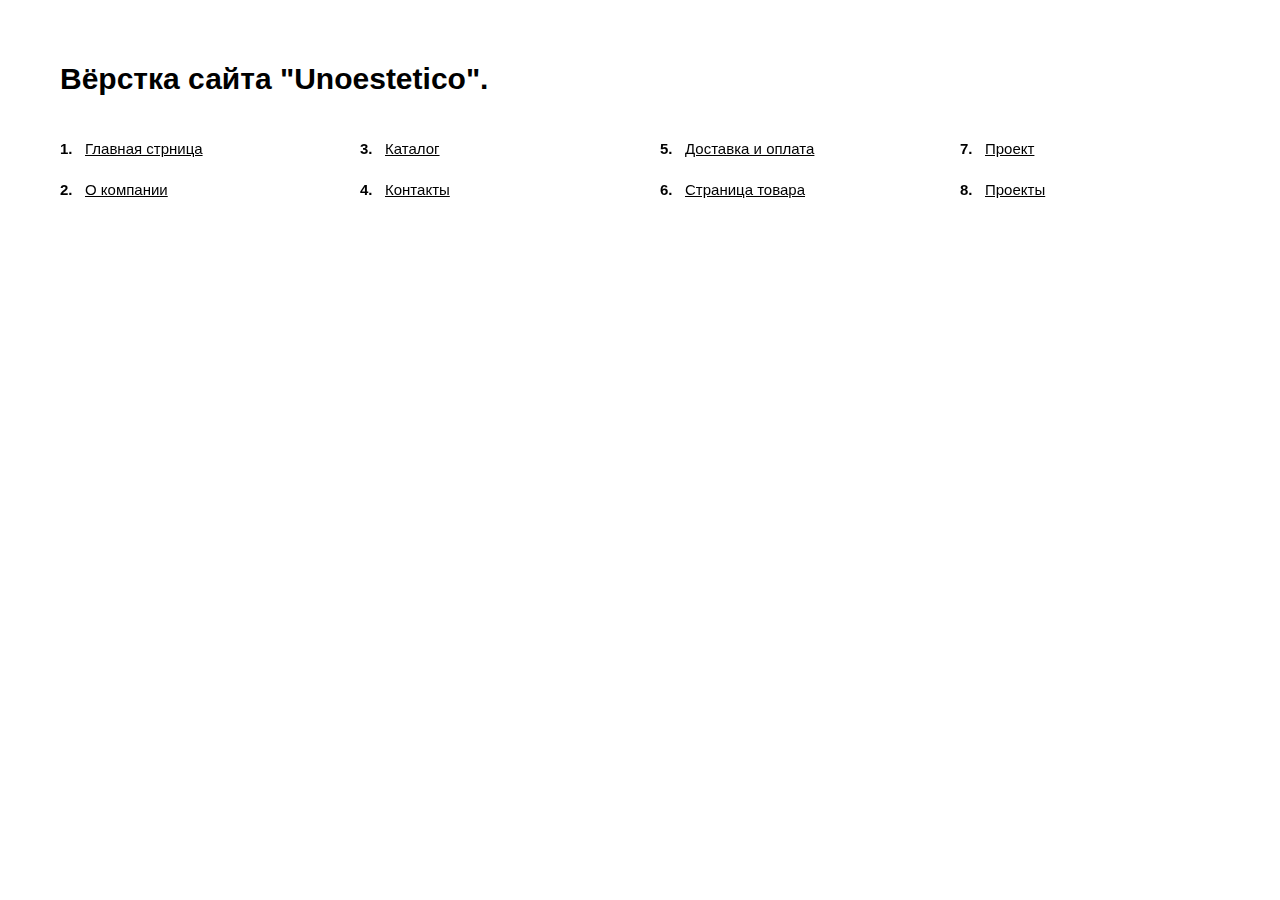
<file: demo_links.html>
<!DOCTYPE html>
<html lang="ru">
	<head>
		<meta http-equiv="Content-Type" content="text/html; charset=utf-8">

		<!-- Адаптирование страницы для мобильных устройств -->
		<meta name="viewport" content="width=device-width, initial-scale=1, maximum-scale=1">

		<!-- Запрет распознования номера телефона -->
		<meta name="format-detection" content="telephone=no">
		<meta name="SKYPE_TOOLBAR" content ="SKYPE_TOOLBAR_PARSER_COMPATIBLE">

		<style>
			*
			{
			    box-sizing: border-box;
			    margin: 0;
			    padding: 0;
			}

			*:before,
			*:after
			{
			    box-sizing: border-box;
			}


			.demo_links
			{
			    padding: 60px;
			}

			.demo_links .title
			{
			    font-family: Arial, 'Helvetica Neue', Helvetica, sans-serif;
			    font-size: 30px;
			    font-weight: 700;
			    line-height: 38px;

			    margin-bottom: 40px;
			}

			.demo_links ol
			{
			    font-family: Arial, 'Helvetica Neue', Helvetica, sans-serif;
			    font-size: 15px;
			    line-height: 21px;

			    counter-reset: li;

			    column-gap: 40px;
			    column-count: 4;
			}

			.demo_links ol li
			{
			    position: relative;

			    display: block;
			    overflow: hidden;

			    padding-left: 25px;

			    list-style-type: none;

			    transform: translateZ(0);

			    --webkit-column-break-inside: avoid;
			    page-break-inside: avoid;
			    break-inside: avoid;
			}

			.demo_links ol li + li
			{
			    margin-top: 20px;
			}

			.demo_links ol li:before
			{
			    color: var(--text_color);
			    font-weight: 700;

			    position: absolute;
			    top: 0;
			    left: 0;

			    content: counters(li, '.') '.';
			    counter-increment: li;
			}


			.demo_links li a
			{
			    color: #000;
			}

			.demo_links li a:hover
			{
			    text-decoration: none;
			}


			@media (max-width: 1279px)
			{
			    .demo_links ol
			    {
			        column-count: 3;
			    }
			}


			@media (max-width: 1023px)
			{
			    .demo_links
			    {
			        padding: 40px;
			    }

			    .demo_links .title
			    {
			        font-size: 28px;
			        line-height: 34px;

			        margin-bottom: 25px;
			    }

			    .demo_links ol
			    {
			        column-count: 2;
			    }
			}


			@media (max-width: 767px)
			{
			    .demo_links
			    {
			        padding: 30px;
			    }

			    .demo_links .title
			    {
			        font-size: 26px;
			        line-height: 32px;
			    }

			    .demo_links ol
			    {
			        column-gap: 40px;
			    }
			}


			@media (max-width: 479px)
			{
			    .demo_links
			    {
			        padding: 20px;
			    }

			    .demo_links .title
			    {
			        font-size: 22px;
			        line-height: 28px;

			        margin-bottom: 25px;
			    }

			    .demo_links ol
			    {
			        column-count: 1;
			    }

			    .demo_links ol li + li
			    {
			        margin-top: 15px;
			    }
			}

		</style>
	</head>

	<body>
		<div class="demo_links">
			<div class="title">Вёрстка сайта "Unoestetico".</div>

			<ol>
				<li><a href="./index.html" target="_blank">Главная стрница</a></li>
				<li><a href="./about.html" target="_blank">О компании</a></li>
				<li><a href="./catalog.html" target="_blank">Каталог</a></li>
				<li><a href="./contacts.html" target="_blank">Контакты</a></li>
				<li><a href="./delivery_payment.html" target="_blank">Доставка и оплата</a></li>
				<li><a href="./product.html" target="_blank">Страница товара</a></li>
				<li><a href="./project.html" target="_blank">Проект</a></li>
				<li><a href="./projects.html" target="_blank">Проекты</a></li>
			</ol>
		</div>
	</body>
</html>
</file>
<file: css/styles.css>
/*-----------
    Fonts
-----------*/
@font-face
{
    font-family: 'AA Bebas Neue';
    font-weight: normal;
    font-style: normal;

    font-display: swap;
    src: url('../fonts/AABebasNeue.woff2') format('woff2'),
    url('../fonts/AABebasNeue.woff') format('woff'),
    url('../fonts/AABebasNeue.ttf') format('truetype');
}



/*------------------
    Reset styles
------------------*/
*
{
    box-sizing: border-box;
    margin: 0;
    padding: 0;

    scroll-margin-top: 80px;
}

*:before,
*:after
{
    box-sizing: border-box;
}

html
{
    scroll-behavior: smooth;
    -webkit-font-smoothing: antialiased;
    -moz-osx-font-smoothing: grayscale;
        -ms-text-size-adjust: 100%;
    -webkit-text-size-adjust: 100%;
}

body
{
    margin: 0;

    overscroll-behavior: none;
    -webkit-tap-highlight-color: transparent;
    -webkit-overflow-scrolling: touch;
    text-rendering: optimizeLegibility;
    text-decoration-skip: objects;
}

img
{
    border-style: none;
}

textarea
{
    overflow: auto;
}

input,
textarea,
input:active,
textarea:active,
button
{
    margin: 0;

    -webkit-border-radius: 0;
            border-radius: 0;
         outline: none transparent !important;
    box-shadow: none;

    -webkit-appearance: none;
            appearance: none;
    -moz-outline: none !important;
}

input::-webkit-outer-spin-button,
input::-webkit-inner-spin-button
{
    margin: 0;

    -webkit-appearance: none;
}

input[type=number]
{
    -moz-appearance: textfield;
}

:focus
{
    outline: 0;
}

:hover,
:active
{
    -webkit-tap-highlight-color: rgba(0, 0, 0, 0);
    -webkit-touch-callout: none;
}


::-ms-clear
{
    display: none;
}



/*-------------------
    Global styles
-------------------*/
:root
{
    --bg: #212121;
    --scroll_width: 17px;
    --text_color: #fff;
    --primary_color: #cc965a;
    --font_size: 18px;
    --font_size_title: 60px;
    --font_size_title_medium: 50px;
    --font_size_title_small: 42px;
    --font_family: 'Golos Text', 'Arial', sans-serif;
    --font_family2: 'AA Bebas Neue', 'Arial', sans-serif;
}


::selection
{
    color: #fff;
    background: var(--primary_color);
}

::-moz-selection
{
    color: #fff;
    background: var(--primary_color);
}



html
{
    height: 100%;
    min-height: -moz-available;
    min-height: -webkit-fill-available;
    min-height:         fill-available;
}


html.custom_scroll ::-webkit-scrollbar
{
    width: 10px;
    height: 10px;

    background-color: var(--bg);
}


html.custom_scroll ::-webkit-scrollbar-thumb
{
    background-color: var(--primary_color);
}


body
{
    font-family: var(--font_family);
    font-size: var(--font_size);
    font-weight: 400;
    line-height: normal;

    height: 100%;
    min-height: -moz-available;
    min-height: -webkit-fill-available;
    min-height:         fill-available;

    color: var(--text_color);
}


body.lock
{
    overflow: hidden;
}


button
{
    font-family: inherit;
    font-size: inherit;
    font-weight: inherit;
    line-height: inherit;

    display: inline-block;

    cursor: pointer;
    vertical-align: top;

    color: inherit;
    border: none;
    background: none;
}


.wrap
{
    position: relative;
    z-index: 9;

    display: flex;
    overflow: clip;
    flex-direction: column;

    min-height: 100%;

    background: var(--bg);
}


.wrap > .main
{
    position: relative;

    display: flex;
    flex: 1 0 auto;
    flex-direction: column;
}


.cont
{
    width: 100%;
    max-width: 1248px;
    margin: 0 auto;
    padding: 0 24px;
}


.row
{
    display: flex;
    align-content: flex-start;
    align-items: flex-start;
    flex-wrap: wrap;
    justify-content: flex-start;
}



.modal_btn > *
{
    pointer-events: none;
}



.overlay
{
    position: fixed;
    z-index: 100;
    top: 0;
    left: 0;

    display: none;

    width: 100%;
    height: 100%;

    opacity: .65;
    background: #000;
}



/*--------------
    Fancybox
--------------*/
.fancybox__backdrop
{
    background: rgba(0, 0, 0, .6);
}


.fancybox__slide
{
    padding: 40px;
}


.fancybox__content > .f-button.is-close-btn,
.is-compact .fancybox__content > .f-button.is-close-btn
{
    top: 9px;
    right: 8px;

    opacity: 1;

    --f-button-width: 37px;
    --f-button-height: 37px;
    --f-button-border-radius: 0;
    --f-button-color: #606060;
    --f-button-hover-color: var(--primary_color);
    --f-button-svg-width: 17px;
    --f-button-svg-height: 17px;
    --f-button-bg: transparent;
    --f-button-hover-bg: transparent;
    --f-button-active-bg: transparent;
}


.fancybox__content > .f-button.is-close-btn svg
{
    stroke: none;
}



/*--------------
    ButtonUp
--------------*/
.buttonUp
{
    position: absolute;
    z-index: 9;
    top: -24px;
    right: 50%;

    margin-right: -722px;
}


.buttonUp .btn
{
    display: flex;
    align-content: center;
    align-items: center;
    flex-wrap: wrap;
    justify-content: center;

    width: 66px;
    height: 66px;

    color: #fff;
    border-radius: 50%;
    background: var(--primary_color);
}


.buttonUp .btn .icon
{
    display: block;

    width: 32px;
    height: 32px;
}


@media print,
(max-width: 1599px)
{
    .buttonUp
    {
        margin-right: -680px;
    }
}


@media print,
(max-width: 1439px)
{
    .buttonUp
    {
        display: none;
    }
}



/*----------------
    Pagination
----------------*/
.pagination
{
    display: flex;
    align-content: center;
    align-items: center;
    flex-wrap: wrap;
    justify-content: center;

    margin-top: 59px;

    gap: 13px;
}


.pagination a,
.pagination .sep
{
    display: flex;
    align-content: center;
    align-items: center;
    flex-wrap: wrap;
    justify-content: center;

    width: 53px;
    height: 53px;

    transition: background .2s linear;
    text-align: center;
    text-decoration: none;

    color: currentColor;
    border-radius: 50%;
    background: rgba(255, 255, 255, .20);
}


.pagination a:hover,
.pagination a.active
{
    background: var(--primary_color);
}


.pagination .prev .icon,
.pagination .next .icon
{
    display: block;

    width: 26px;
    height: 26px;
}


.pagination .next .icon
{
    transform: rotate(180deg);
}



/*-------------
    Animate
-------------*/
.animate
{
    transition: .3s linear;
    transition-property: opacity, transform;

    opacity: 0;
}


.animate.fadeUp
{
    transform: translateY(50%);
}

.animate.fadeLeft
{
    transform: translateX(-50%);
}

.animate.fadeRight
{
    transform: translateX(50%);
}


.animate.delay
{
    transition-delay: .2s;
}

.animate.delay2
{
    transition-delay: .4s;
}

.animate.delay3
{
    transition-delay: .6s;
}

.animate.delay4
{
    transition-delay: .8s;
}


.animate.animated
{
    transform: none;

    opacity: 1;
}



/*------------
    Header
------------*/
header
{
    position: relative;
    z-index: 9;
    top: 0;
    left: 0;

    width: 100%;
    padding-top: 20px;
}


header.absolute
{
    position: absolute;
}



header .mob_close_btn
{
    position: absolute;
    top: 0;
    left: 100%;

    display: none;

    width: 50px;
    height: 50px;
}


header .mob_close_btn:before,
header .mob_close_btn:after
{
    position: absolute;
    top: 0;
    right: 0;
    bottom: 0;
    left: 0;

    display: block;

    width: 50%;
    height: 2px;
    margin: auto;

    content: '';
    transform: rotate(45deg);

    background: #fff;
}


header .mob_close_btn:after
{
    transform: rotate(-45deg);
}


header.show .mob_close_btn
{
    display: block;
}



header .row
{
    align-content: center;
    align-items: center;
    justify-content: space-between;
}


header .row.border
{
    padding-bottom: 19px;

    border-bottom: 1px solid rgba(255, 255, 255, .30);
}


header .row + .row
{
    margin-top: 14px;
}



header .search
{
    position: relative;

    width: 195px;
    max-width: 100%;
}


header .search ::-webkit-input-placeholder
{
    color: currentColor;
}

header .search :-moz-placeholder
{
    color: currentColor;
}

header .search ::-moz-placeholder
{
    opacity: 1;
    color: currentColor;
}

header .search :-ms-input-placeholder
{
    color: currentColor;
}


header .search .icon
{
    position: absolute;
    z-index: 3;
    top: 0;
    bottom: 0;
    left: 0;

    display: block;

    width: 16px;
    height: 16px;
    margin: auto 0;

    pointer-events: none;
}


header .search .input
{
    font-family: var(--font_family);
    font-size: calc(var(--font_size) - 2px);

    display: block;

    width: 100%;
    height: 20px;
    padding-left: 28px;

    color: currentColor;
    border: none;
    background: none;
}



header .menu
{
    font-size: calc(var(--font_size) - 2px);

    display: flex;
    align-content: center;
    align-items: center;
    flex-wrap: wrap;
    justify-content: flex-start;

    gap: 27px;
}


header .menu_item
{
    position: relative;
}


header .menu_item > a
{
    display: flex;
    align-content: center;
    align-items: center;
    flex-wrap: wrap;
    justify-content: center;

    transition: color .2s linear;
    text-decoration: none;

    color: currentColor;

    gap: 8px;
}


header .menu_item > a .arr
{
    display: block;

    width: 10px;
    height: 10px;
    margin-top: 1px;

    transition: transform .2s linear;
}


header .menu_item:hover > a,
header .menu_item > a.active
{
    color: var(--primary_color);
}


header .menu_item:hover > a .arr
{
    transform: rotate(180deg);
}


header .sub_menu
{
    position: absolute;
    z-index: 9;
    top: 100%;
    left: 0;

    visibility: hidden;

    width: 302px;
    margin-top: 20px;
    padding: 18px 0 19px;

    transition: .2s linear;
    pointer-events: none;

    opacity: 0;
    border-top: 3px solid rgba(204, 150, 90, .9);
    background: rgba(0, 0, 0, .9);
}


header .sub_menu:before
{
    position: absolute;
    bottom: 100%;
    left: 0;

    display: block;

    width: 100%;
    height: 23px;

    content: '';
}


header .menu_item:hover > a.touch_link + .sub_menu
{
    visibility: hidden;

    pointer-events: none;

    opacity: 0;
}


header .menu_item:hover .sub_menu,
header .menu_item > a.touch_link + .sub_menu.show
{
    visibility: visible;

    pointer-events: auto;

    opacity: 1;
}


header .sub_menu a
{
    font-size: 16px;
    line-height: 22px;

    display: block;

    padding: 8px 26px 8px 23px;

    transition: .2s linear;
    text-decoration: none;

    color: currentColor;
    border-left: 3px solid transparent;
}


header .sub_menu a:hover,
header .sub_menu a.active
{
    color: var(--primary_color);
    border-color: var(--primary_color);
    background: rgba(255, 255, 255, .17);
}



header .logo
{
    display: block;

    margin-right: auto;

    text-decoration: none;

    color: currentColor;
}


header .logo img
{
    display: block;

    width: 142px;
    height: 142px;
}



header .email
{
    font-size: calc(var(--font_size) - 2px);

    display: flex;
    align-content: flex-start;
    align-items: flex-start;
    flex-wrap: wrap;
    justify-content: flex-start;

    margin-left: 32px;

    gap: 10px;
}


header .email .icon
{
    display: block;

    width: 16px;
    height: 16px;
    margin: 3px 0 0;

    color: var(--primary_color);
}


header .email a
{
    white-space: nowrap;
    text-decoration: none;

    color: currentColor;
}



header .phone
{
    font-size: 20px;
    font-weight: 500;

    display: flex;
    align-content: flex-start;
    align-items: flex-start;
    flex-wrap: wrap;
    justify-content: flex-start;

    margin-left: 32px;

    gap: 8px;
}


header .phone .icon
{
    display: block;

    width: 16px;
    height: 16px;
    margin: 5px 0 3px;

    color: var(--primary_color);
}


header .phone a
{
    white-space: nowrap;
    text-decoration: none;

    color: currentColor;
}



header .btns
{
    display: flex;
    align-content: center;
    align-items: center;
    flex-wrap: wrap;
    justify-content: flex-start;

    margin-left: 32px;

    gap: 17px;
}


header .btns .btn
{
    font-size: 16px;
    font-weight: 500;

    display: block;

    padding: 15px 31px;

    transition: background .2s linear;
    text-decoration: none;

    color: currentColor;
    border: 1px solid var(--primary_color);
    border-radius: 90px;
    background: var(--primary_color);
}


header .btns .btn.border,
header .btns .btn:hover
{
    background: none;
}


header .btns .btn.border:hover
{
    background: var(--primary_color);
}



/*-----------------
    Mob. header
-----------------*/
.mob_header
{
    position: relative;
    z-index: 9;
    top: 0;
    left: 0;

    display: none;

    width: 100%;
    padding: 12px 0 0;
}


.mob_header.absolute
{
    position: absolute;
}


.mob_header .row
{
    align-content: center;
    align-items: center;
    justify-content: space-between;
}


.mob_header .row + .row
{
    margin-top: 12px;
    padding-top: 15px;

    border-top: 1px solid rgba(255, 255, 255, .30);
}



.mob_header .search
{
    position: relative;

    width: 200px;
    max-width: 100%;
    margin-right: auto;
}


.mob_header .search ::-webkit-input-placeholder
{
    color: currentColor;
}

.mob_header .search :-moz-placeholder
{
    color: currentColor;
}

.mob_header .search ::-moz-placeholder
{
    opacity: 1;
    color: currentColor;
}

.mob_header .search :-ms-input-placeholder
{
    color: currentColor;
}


.mob_header .search .icon
{
    position: absolute;
    z-index: 3;
    top: 0;
    bottom: 0;
    left: 0;

    display: block;

    width: 16px;
    height: 16px;
    margin: auto 0;

    pointer-events: none;
}


.mob_header .search .input
{
    font-family: var(--font_family);
    font-size: calc(var(--font_size) - 2px);

    display: block;

    width: 100%;
    height: 20px;
    padding-left: 28px;

    color: currentColor;
    border: none;
    background: none;
}



.mob_header .email
{
    font-size: calc(var(--font_size) - 1px);

    display: flex;
    align-content: flex-start;
    align-items: flex-start;
    flex-wrap: wrap;
    justify-content: flex-start;

    margin-left: 28px;

    gap: 8px;
}


.mob_header .email .icon
{
    display: block;

    width: 16px;
    height: 16px;
    margin: 3px 0 0;

    color: var(--primary_color);
}


.mob_header .email a
{
    white-space: nowrap;
    text-decoration: none;

    color: currentColor;
}



.mob_header .phone
{
    font-size: 18px;
    font-weight: 500;

    display: flex;
    align-content: flex-start;
    align-items: flex-start;
    flex-wrap: wrap;
    justify-content: flex-start;

    margin-left: 28px;

    gap: 8px;
}


.mob_header .phone .icon
{
    display: block;

    width: 16px;
    height: 16px;
    margin: 5px 0 3px;

    color: var(--primary_color);
}


.mob_header .phone a
{
    white-space: nowrap;
    text-decoration: none;

    color: currentColor;
}



.mob_header .logo
{
    display: block;

    margin-right: auto;

    text-decoration: none;

    color: currentColor;
}


.mob_header .logo img
{
    display: block;

    width: 100px;
    height: 100px;
}



.mob_header .btns
{
    display: flex;
    align-content: center;
    align-items: center;
    flex-wrap: wrap;
    justify-content: flex-start;

    gap: 16px;
}


.mob_header .btns .btn
{
    font-size: calc(var(--font_size) - 1px);
    font-weight: 500;

    display: block;

    padding: 12px 24px;

    transition: background .2s linear;
    text-decoration: none;

    color: currentColor;
    border: 1px solid var(--primary_color);
    border-radius: 90px;
    background: var(--primary_color);
}


.mob_header .btns .btn.border
{
    background: none;
}


.mob_header .btns .btn:hover
{
    background: var(--primary_color);
}



.mob_header .mob_menu_btn
{
    display: flex;
    align-content: center;
    align-items: center;
    flex-wrap: wrap;
    justify-content: center;

    width: 44px;
    height: 34px;
    margin-right: -8px;
    margin-left: 24px;
    padding: 8px;

    color: currentColor;
}


.mob_header .mob_menu_btn span
{
    position: relative;

    display: block;

    width: 100%;
    height: 2px;

    background: currentColor;
}


.mob_header .mob_menu_btn span:before,
.mob_header .mob_menu_btn span:after
{
    position: absolute;
    top: -8px;
    left: 0;

    display: block;

    width: 100%;
    height: 100%;

    content: '';

    background: currentColor;
}


.mob_header .mob_menu_btn span:after
{
    top: 8px;
}



/*---------------
    Page head
---------------*/
.page_head
{
    position: relative;

    padding: 243px 0 104px;

    text-align: center;
}


.page_head.small_bottom
{
    margin-bottom: 34px;
    padding-bottom: 26px;
}


.page_head:before
{
    position: absolute;
    z-index: 2;
    top: 0;
    left: 0;

    display: block;

    width: 100%;
    height: 488px;
    max-height: 100%;

    content: '';
    pointer-events: none;

    background: linear-gradient(180deg, rgba(33, 33, 33, .00) 21.31%, #212121 100%), linear-gradient(0deg, rgba(0, 0, 0, .60) 0%, rgba(0, 0, 0, .60) 100%), linear-gradient(0deg, rgba(0, 0, 0, .00) 52.44%, rgba(0, 0, 0, .80) 93.41%);
}


.page_head .cont
{
    position: relative;
    z-index: 3;
}



.breadcrumbs
{
    font-size: 14px;

    color: currentColor;
}


.breadcrumbs a
{
    transition: color .2s linear;
    text-decoration: none;

    color: currentColor;
}


.breadcrumbs a:hover
{
    color: var(--primary_color);
}


.breadcrumbs .sep
{
    display: inline-block;

    margin: 0 4px;

    vertical-align: top;
}



.page_title
{
    font-size: var(--font_size_title);
    font-weight: 900;
    line-height: normal;

    display: block;

    margin-top: 52px;
}


.page_title.medium
{
    font-size: var(--font_size_title_medium);
}



.page_head .text_block
{
    margin-top: 24px;
}


.page_head .articul
{
    font-size: 16px;

    margin-top: 5px;
}



.page_head .bg
{
    position: absolute;
    z-index: 1;
    top: 0;
    left: 0;

    display: block;

    width: 100%;
    height: 488px;
    max-height: 100%;

    object-fit: cover;
}



/*----------------
    Block head
----------------*/
.block_head
{
    margin-bottom: 40px;
}


.block_head .title
{
    font-size: var(--font_size_title);
    font-weight: 900;
    line-height: calc(100% + 24px);

    display: block;
}

.block_head .title.small
{
    font-size: var(--font_size_title_small);
}


.block_head.center
{
    text-align: center;
}



/*------------------
    Form elements
------------------*/
.form
{
    --form_border_color: #fff;
    --form_focus_color: #fff;
    --form_error_color: red;
    --form_border_radius: 300px;
    --form_bg_color: rgba(255, 255, 255, .20);
    --form_placeholder_color: #fff;
}


.form ::-webkit-input-placeholder
{
    color: var(--form_placeholder_color);
}

.form :-moz-placeholder
{
    color: var(--form_placeholder_color);
}

.form ::-moz-placeholder
{
    opacity: 1;
    color: var(--form_placeholder_color);
}

.form :-ms-input-placeholder
{
    color: var(--form_placeholder_color);
}


.form .columns
{
    display: flex;
    align-content: flex-start;
    align-items: flex-start;
    flex-wrap: wrap;
    justify-content: flex-start;

    margin-left: calc(var(--form_columns_offset) * -1);

    --form_columns_offset: 30px;
}

.form .columns > *
{
    width: calc(50% - var(--form_columns_offset));
    margin-left: var(--form_columns_offset);
}


.form .columns > *.width1of3
{
    width: calc(33.333% - var(--form_columns_offset));
}

.form .columns > *.width2of3
{
    width: calc(66.666% - var(--form_columns_offset));
}


.form .line
{
    margin-bottom: 24px;
}


.form .field
{
    position: relative;
}


.form .input
{
    font-family: var(--font_family);
    font-size: 15px;

    display: block;

    width: 100%;
    height: 56px;
    padding: 0 21px;

    transition: border-color .2s linear;

    color: var(--text_color);
    border: 1px solid var(--form_border_color);
    border-radius: var(--form_border_radius);
    background: var(--form_bg_color);
}

.form .input:-webkit-autofill
{
    -webkit-box-shadow: inset 0 0 0 50px var(--form_bg_color) !important;
}


.form textarea
{
    font-family: var(--font_family);
    font-size: 15px;
    line-height: calc(100% + 16px);

    display: block;

    width: 100%;
    height: 72px;
    padding: 11px 21px;

    resize: none;
    transition: border-color .2s linear;

    color: var(--text_color);
    border: 1px solid var(--form_border_color);
    border-radius: 20px;
    background: var(--form_bg_color);
}

.form textarea::-webkit-scrollbar
{
    width: 5px;
    height: 5px;
}


.form .input:focus,
.form textarea:focus
{
    border-color: var(--form_focus_color);
}


.form select
{
    display: none;
}


.form .nice-select
{
    font-size: inherit;
    font-weight: inherit;
    line-height: normal;

    position: relative;

    display: block;
    float: none;

    height: auto;
    padding: 0;

    cursor: pointer;

    border: none;
    border-radius: 0;
    background: none;
}

.form .nice-select:after
{
    display: none;
}


.form .nice-select .current
{
    font-size: 15px;
    line-height: 54px;

    display: block;
    overflow: hidden;

    height: 56px;
    padding: 0 51px 0 21px;

    cursor: pointer;
    transition: border-color .2s linear;
    white-space: nowrap;
    text-overflow: ellipsis;

    color: var(--form_placeholder_color);
    border: 1px solid var(--form_border_color);
    border-radius: var(--form_border_radius);
    background: var(--form_bg_color);
}

.form select.selected + .nice-select .current
{
    color: var(--text_color);
}


.form .nice-select-dropdown
{
    position: absolute;
    z-index: 9;
    top: 100%;
    left: 0;

    visibility: hidden;
    overflow: hidden;

    width: 100%;
    margin-top: 2px;
    padding: 7px 0;

    transition: .2s linear;
    transform: none;

    opacity: 0;
    border: 1px solid var(--form_border_color);
    border-radius: 20px;
    background: #212121;
}


.form .nice-select .list .option
{
    font-size: 15px;

    display: block;

    padding: 4px 21px;

    list-style-type: none;

    cursor: pointer;
}


.form .nice-select .list .option:empty
{
    display: none;
}


.form .nice-select + .arr
{
    position: absolute;
    top: 0;
    right: 20px;
    bottom: 0;

    display: block;

    width: 20px;
    height: 20px;
    margin: auto 0;

    transition: transform .2s linear;
    transform: rotate(180deg);
    pointer-events: none;
}


.form .nice-select.open .nice-select-dropdown
{
    visibility: visible;

    transform: none;

    opacity: 1;
}


.form .nice-select.open + .arr
{
    transform: rotate(0deg);
}


.form .error
{
    border-color: var(--form_error_color);
}


.form .agree
{
    margin-top: -7px;
}


.form .checkbox
{
    font-size: 15px;
    line-height: calc(100% + 16px);

    position: relative;

    display: flex;
    align-content: center;
    align-items: center;
    flex-wrap: wrap;
    justify-content: flex-start;

    min-height: 31px;
    padding-left: 32px;

    cursor: pointer;
}


.form .checkbox input
{
    display: none;
}


.form .checkbox .check
{
    position: absolute;
    top: 0;
    bottom: 0;
    left: 0;

    display: flex;
    align-content: center;
    align-items: center;
    flex-wrap: wrap;
    justify-content: center;

    width: 20px;
    height: 20px;
    margin: auto 0;

    transition: .2s linear;

    color: #fff;
    border: 1px solid var(--form_border_color);
    border-radius: 5px;
    background: var(--form_bg_color);
}


.form .checkbox .check svg
{
    display: block;

    width: 12px;
    height: 12px;

    content: '';
    transition: opacity .2s linear;

    opacity: 0;
}


.form .checkbox input:checked ~ .check
{
    border-color: var(--primary_color);
    background: var(--primary_color);
}


.form .checkbox input:checked ~ .check svg
{
    opacity: 1;
}


.form .submit
{
    display: flex;
    align-content: center;
    align-items: center;
    flex-wrap: wrap;
    justify-content: center;

    padding-top: 16px;
}


.form .submit_btn
{
    font-weight: 500;

    display: block;

    padding: 23px 54px;

    transition: background .2s linear;

    border: 1px solid var(--primary_color);
    border-radius: 90px;
    background: var(--primary_color);
}


.form .submit_btn:hover
{
    background: none;
}



/*----------------
    Typography
----------------*/
.text_block
{
    line-height: calc(100% + 12px);
}


.text_block > *
{
    margin-bottom: 20px;
}


.text_block > :last-child
{
    margin-bottom: 0 !important;
}

.text_block > :first-child
{
    margin-top: 0 !important;
}


.text_block h2
{
    font-size: var(--font_size_title_small);
    font-weight: 900;
    line-height: 2;

    margin-bottom: 16px !important;
}

.text_block h3
{
    font-size: 24px;
    font-weight: 900;
    line-height: calc(100% + 3px);
}


.text_block h2.no_m,
.text_block h3.no_m
{
    margin-bottom: 0;
}


.text_block h2 + *,
.text_block h3 + *
{
    margin-top: 0 !important;
}


.text_block ol
{
    display: flex;
    flex-direction: column;

    counter-reset: li;

    gap: 16px;
}


.text_block ol li
{
    position: relative;

    display: block;
    overflow: hidden;

    list-style-type: none;
}


.text_block ol li:before
{
    margin-right: 8px;

    content: counter(li) '.';
    counter-increment: li;
}


.text_block ul
{
    display: flex;
    flex-direction: column;

    gap: 10px;
}


.text_block ul li
{
    position: relative;

    display: block;
    overflow: hidden;

    padding-left: 20px;

    list-style-type: none;
}


.text_block ul li:before
{
    position: absolute;
    top: 10px;
    left: 0;

    display: block;

    width: 5px;
    height: 5px;

    content: '';

    border-radius: 50%;
    background: currentColor;
}



/*-----------------
    Main slider
-----------------*/
.main_slider
{
    background: #171717;
}


.main_slider .swiper-slide
{
    position: relative;

    overflow: hidden;
}


.main_slider .swiper-slide:before
{
    position: absolute;
    z-index: 2;
    top: 0;
    left: 0;

    display: block;

    width: 100%;
    height: 100%;

    content: '';
    pointer-events: none;

    background: linear-gradient(251deg, rgba(0, 0, 0, .00) 49.1%, rgba(0, 0, 0, .80) 66.25%), linear-gradient(0deg, rgba(0, 0, 0, .00) 52.44%, rgba(0, 0, 0, .80) 93.41%);
}


.main_slider .img,
.main_slider video
{
    position: absolute;
    z-index: 1;
    top: 0;
    left: 0;

    display: block;

    width: 100%;
    height: 100%;

    pointer-events: none;

    object-fit: cover;
}


.main_slider .cont
{
    position: relative;
    z-index: 3;

    display: flex;
    align-content: flex-end;
    align-items: flex-end;
    flex-wrap: wrap;
    justify-content: flex-start;

    height: 100vh;
    min-height: 956px;
    padding-top: 345px;
    padding-bottom: 128px;
}


.main_slider .data
{
    width: 1025px;
    max-width: 100%;
}


.main_slider .title
{
    font-size: 70px;
    font-weight: 900;
    line-height: calc(100% + 4px);
}


.main_slider .desc
{
    font-size: 32px;

    margin-top: 28px;
}


.main_slider .btn
{
    font-weight: 500;

    margin-top: 47px;
    padding: 23px 54px;

    transition: background .2s linear;

    border: 1px solid var(--primary_color);
    border-radius: 90px;
    background: var(--primary_color);
}


.main_slider .btn:hover
{
    background: none;
}


.main_slider .controls
{
    position: absolute;
    z-index: 9;
    right: 50%;
    bottom: 128px;

    display: flex;
    flex-direction: column;

    min-width: 40px;
    margin-right: -600px;

    text-align: center;
}


.main_slider .count
{
    font-size: 24px;
    line-height: 84px;

    white-space: nowrap;
}


.main_slider .swiper-pagination
{
    position: relative;
    bottom: 0;

    flex-direction: column;

    width: 10px;
    height: auto;
    margin: 0 auto;

    gap: 26px;
}


.main_slider .swiper-pagination-bullet
{
    transition: .2s linear;

    border: 2px solid;
    background: none;
}


.main_slider .swiper-pagination-bullet:hover,
.main_slider .swiper-pagination-bullet.active
{
    border-color: var(--primary_color);
    background: var(--primary_color);
}



/*--------------
    For what
--------------*/
.for_what
{
    margin-bottom: 110px;
    padding: 70px 0;

    background: #171717;
}


.for_what .row
{
    align-content: center;
    align-items: center;
    justify-content: center;

    margin-bottom: -36px;
    margin-left: -36px;
}


.for_what .row > *
{
    width: calc(25% - 36px);
    margin-bottom: 36px;
    margin-left: 36px;
}


.for_what .item
{
    font-size: 17px;

    display: flex;
    align-content: center;
    align-items: center;
    flex-wrap: wrap;
    justify-content: space-between;

    transition: color .2s linear;
}


.for_what .item .icon
{
    display: flex;
    align-content: center;
    align-items: center;
    flex-wrap: wrap;
    justify-content: center;

    width: 60px;
    height: 60px;
}


.for_what .item .icon img
{
    display: block;

    max-width: 100%;
    max-height: 100%;
}


.for_what .item .icon + *
{
    align-self: center;

    width: calc(100% - 78px);
}


.for_what .item:hover
{
    color: var(--primary_color);
}



/*-------------
    Catalog
-------------*/
.catalog
{
    position: relative;
    z-index: 3;

    margin-bottom: 130px;
}


.catalog .row
{
    align-content: stretch;
    align-items: stretch;
}


.catalog .row > *
{
    width: 33.333%;
}


.catalog .category
{
    position: relative;

    display: block;

    transition: color .2s linear;
    text-decoration: none;

    color: currentColor;
}


.catalog .category .thumb
{
    position: relative;

    min-height: 280px;
    padding-bottom: 73.666%;

    border: 2px solid #212121;
    background: #171717;
}


.catalog .category .thumb:before
{
    position: absolute;
    z-index: 2;
    top: 0;
    left: 0;

    display: block;

    width: 100%;
    height: 100%;

    content: '';
    pointer-events: none;

    background: linear-gradient(180deg, rgba(0, 0, 0, .00) 53.85%, rgba(0, 0, 0, .80) 100%);
}


.catalog .category .thumb img
{
    position: absolute;
    z-index: 1;
    top: 0;
    left: 0;

    display: block;

    width: 100%;
    height: 100%;

    object-fit: cover;
}


.catalog .category .name
{
    font-size: 32px;
    line-height: calc(100% + 8px);

    position: absolute;
    z-index: 3;
    bottom: 0;
    left: 0;

    display: flex;
    align-content: flex-end;
    align-items: flex-end;
    flex-wrap: wrap;
    justify-content: space-between;

    width: 100%;
    padding: 39px 40px 39px 52px;
}


.catalog .category .name span
{
    align-self: center;

    width: 343px;
    max-width: calc(100% - 86px);
}


.catalog .category .name .icon
{
    display: flex;
    align-content: center;
    align-items: center;
    flex-wrap: wrap;
    justify-content: center;

    width: 66px;
    height: 66px;

    transition: background .2s linear;

    color: #fff;
    border-radius: 50%;
    background: rgba(255, 255, 255, .20);
}


.catalog .category .name .icon svg
{
    display: block;

    width: 32px;
    height: 32px;

    transform: rotate(180deg);
}


.catalog .category:hover
{
    color: var(--primary_color);
}

.catalog .category:hover .name .icon
{
    background: var(--primary_color);
}


.catalog .all_link
{
    margin-top: 62px;

    text-align: center;
}


.catalog .all_link a
{
    display: inline-block;

    padding: 23px 54px;

    transition: .2s linear;
    vertical-align: top;
    text-decoration: none;

    color: currentColor;
    border: 1px solid var(--primary_color);
    border-radius: 90px;
}


.catalog .all_link a:hover
{
    background: var(--primary_color);
}



/*----------------
    Advantages
----------------*/
.advantages
{
    position: relative;

    margin-bottom: 101px;
}


.advantages .cont
{
    position: relative;
    z-index: 3;
}


.advantages .row
{
    align-content: stretch;
    align-items: stretch;
    justify-content: center;

    margin-bottom: -89px;
    margin-left: -30px;
    padding-top: 57px;
}


.advantages .row > *
{
    display: flex;
    flex-direction: column;

    width: calc(33.333% - 30px);
    margin-bottom: 89px;
    margin-left: 30px;
}


.advantages .item
{
    position: relative;

    flex: 1 0 auto;

    padding: 74px 24px 24px;

    transition: border-color .2s linear;
    text-align: center;

    border: 1px solid rgba(255, 255, 255, .21);
    border-top: none;
}


.advantages .item:before,
.advantages .item:after
{
    position: absolute;
    top: 0;
    left: 0;

    display: block;

    width: calc(50% - 58px);
    height: 1px;

    content: '';
    transition: background .2s linear;

    background: rgba(255, 255, 255, .21);
}


.advantages .item:after
{
    right: 0;
    left: auto;
}


.advantages .item .thumb
{
    position: absolute;
    top: -50px;
    right: 0;
    left: 0;

    width: 92px;
    height: 92px;
    margin: 0 auto;

    border-radius: 50%;
    background: #171717;
}


.advantages .item .thumb:after
{
    position: absolute;
    bottom: -12px;
    left: 50%;

    display: block;

    width: calc(100% + 24px);
    height: calc(50% + 8px);

    content: '';
    transition: border-color .2s linear;
    transform: translateX(-50%);
    pointer-events: none;

    border: 1px solid rgba(255, 255, 255, .21);
    border-top: none;
    border-radius: 0 0 100px 100px;
}


.advantages .item .thumb img
{
    display: block;

    width: 100%;
    height: 100%;

    border-radius: 50%;

    object-fit: cover;
}


.advantages .item .name
{
    font-size: 22px;
    font-weight: 900;
    line-height: calc(100% + 4px);
}


.advantages .item .desc
{
    font-size: 14px;
    line-height: 17px;

    margin-top: 14px;

    color: #9b9b9b;
}


.advantages .item:hover,
.advantages .item:hover .thumb:after
{
    border-color: var(--primary_color);
}

.advantages .item:hover:before,
.advantages .item:hover:after
{
    background: var(--primary_color);
}


.advantages .bg
{
    position: absolute;
    z-index: 1;
    top: -337px;
    left: 50%;

    display: block;

    width: 100%;
    min-width: 1920px;

    transform: translateX(-50%);
    pointer-events: none;
}



/*-------------------
    Video gallery
-------------------*/
.video_gallery
{
    margin-bottom: 169px;
}


.video_gallery .block_head
{
    padding-bottom: 16px;
}


.video_gallery .swiper
{
    overflow: visible !important;
}


.video_gallery .swiper:before,
.video_gallery .swiper:after
{
    position: absolute;
    z-index: 3;
    top: 0;
    right: 100%;

    display: block;

    width: calc((100vw - 1200px - 126px) / 2);
    height: 100%;
    margin-right: 63px;

    content: '';
    pointer-events: none;

    background: linear-gradient(90deg, #212121 0%, rgba(33, 33, 33, .00) 100%);
}


.video_gallery .swiper:after
{
    right: auto;
    left: 100%;

    margin-left: 63px;

    background: linear-gradient(-90deg, #212121 0%, rgba(33, 33, 33, .00) 100%);
}


.video_gallery .swiper-button-prev
{
    left: -46px;
}

.video_gallery .swiper-button-next
{
    right: -46px;
}


.video_gallery .swiper-horizontal > .swiper-pagination-bullets,
.video_gallery .swiper-pagination-bullets.swiper-pagination-horizontal,
.video_gallery .swiper-pagination-custom,
.video_gallery .swiper-pagination-fraction
{
    bottom: -52px;
}


.video_gallery .link
{
    position: relative;

    display: block;

    text-decoration: none;

    color: currentColor;
}


.video_gallery .link:before
{
    position: absolute;
    z-index: 2;
    top: 0;
    left: 0;

    display: block;

    width: 100%;
    height: 100%;

    content: '';
    pointer-events: none;

    background: rgba(0, 0, 0, .20);
}


.video_gallery .link img
{
    display: block;

    width: 100%;
}


.video_gallery .link .icon
{
    position: absolute;
    z-index: 3;

    display: flex;
    align-content: center;
    align-items: center;
    flex-wrap: wrap;
    justify-content: center;

    width: 66px;
    height: 66px;
    margin: auto;

    transition: .2s linear;

    color: var(--primary_color);
    border-radius: 50%;
    background: #fff;

    inset: 0;
}


.video_gallery .link .icon:before,
.video_gallery .link .icon:after
{
    position: absolute;
    top: 50%;
    left: 50%;

    display: block;

    width: calc(100% + 40px);
    height: calc(100% + 40px);

    content: '';
    transition: border-color .2s linear;
    transform: translate(-50%, -50%);
    pointer-events: none;

    border: 1px solid rgba(255, 255, 255, .30);
    border-radius: inherit;
}


.video_gallery .link .icon:after
{
    width: calc(100% + 80px);
    height: calc(100% + 80px);
}


.video_gallery .link .icon svg
{
    display: block;

    width: 18px;
    height: 21px;
    margin-left: 4px;
}


.video_gallery .link:hover .icon
{
    color: #fff;
    background: var(--primary_color);
}


.video_gallery .link:hover .icon:before,
.video_gallery .link:hover .icon:after
{
    border-color: var(--primary_color);
}



/*-----------
    Steps
-----------*/
.steps
{
    position: relative;

    margin-bottom: 117px;
}


.steps .cont
{
    position: relative;
    z-index: 3;
}


.steps .block_head
{
    padding-bottom: 68px;
}


.steps .block_head .title
{
    line-height: calc(100% + 3px);
}


.steps .block
{
    position: relative;

    display: flex;
    align-content: center;
    align-items: center;
    flex-wrap: wrap;
    justify-content: flex-start;

    min-height: 492px;
}


.steps .block + .block
{
    margin-top: 94px;
}


.steps .data
{
    display: flex;
    flex-direction: column;

    width: calc(50% + 16px);

    gap: 81px;
}


.steps .data.right
{
    margin-left: auto;
}


.steps .step
{
    position: relative;

    display: flex;
    align-content: flex-start;
    align-items: flex-start;
    flex-wrap: wrap;
    justify-content: space-between;
}


.steps .step + .step:before
{
    position: absolute;
    bottom: 100%;
    left: 34px;

    display: block;

    width: 11px;
    height: 79px;
    margin-bottom: 16px;

    content: '';
    pointer-events: none;

    background: url(../images/ic_steps_arrow.svg) 0 0/100% 100% no-repeat;
}


.steps .step .number
{
    font-size: 66px;
    font-weight: 900;
    line-height: calc(100% - 11px);

    width: 80px;

    transition: color .2s linear;
    white-space: nowrap;
    text-transform: uppercase;

    color: transparent;

    -webkit-text-stroke-width: 1px;
    -webkit-text-stroke-color: var(--primary_color);
}


.steps .step .number + *
{
    align-self: center;

    width: calc(100% - 113px);
}


.steps .step .name
{
    font-size: 22px;
    font-weight: 900;
    line-height: calc(100% + 4px);

    transition: color .2s linear;
}


.steps .step .desc
{
    font-size: 15px;
    line-height: calc(100% + 11px);

    margin-top: 10px;

    color: #9b9b9b;
}


.steps .step:hover .name
{
    color: var(--primary_color);
}


.steps .step:hover .number
{
    color: var(--primary_color);
}


.steps .image
{
    position: absolute;
    z-index: 3;
    top: 0;
    left: 0;

    width: calc(50% - 78px);
    height: 100%;

    background: #ddd;
}


.steps .image.right
{
    right: 0;
    left: auto;
}


.steps .image img
{
    position: absolute;
    z-index: 1;
    top: 0;
    left: 0;

    display: block;

    width: 100%;
    height: 100%;

    object-fit: cover;
}



.steps .bg
{
    position: absolute;
    z-index: 1;
    bottom: 34px;
    left: 50%;

    display: block;

    width: 100%;
    min-width: 1920px;

    transform: translateX(-50%);
    pointer-events: none;
}



/*----------------------
    Delivery/Payment
----------------------*/
.delivery_payment
{
    margin-bottom: 111px;
}


.delivery_payment .cont
{
    align-content: center;
    align-items: center;
    justify-content: space-between;
}


.delivery_payment .data
{
    width: 588px;
    max-width: 100%;
}


.delivery_payment .title
{
    font-size: 32px;
    font-weight: 900;

    margin-bottom: 16px;
}



.delivery_payment .work_time
{
    line-height: calc(100% + 12px);

    display: flex;
    align-content: center;
    align-items: center;
    flex-wrap: wrap;
    justify-content: flex-start;

    margin-top: 37px;

    gap: 20px;
}


.delivery_payment .work_time .icon
{
    display: block;

    width: 32px;
    height: 32px;

    color: var(--primary_color);
}


.delivery_payment .work_time .icon + *
{
    width: calc(100% - 52px);
}



.delivery_payment .email
{
    line-height: calc(100% + 12px);

    display: flex;
    align-content: center;
    align-items: center;
    flex-wrap: wrap;
    justify-content: flex-start;

    margin-top: 16px;

    color: var(--primary_color);

    gap: 20px;
}


.delivery_payment .email .icon
{
    display: block;

    width: 32px;
    height: 32px;
}


.delivery_payment .email .icon + *
{
    width: calc(100% - 52px);
}


.delivery_payment .email a
{
    white-space: nowrap;
    text-decoration: none;

    color: currentColor;
}


.delivery_payment .img
{
    display: block;

    width: 570px;
    max-width: 100%;
    margin-top: -51px;
    margin-bottom: -68px;

    pointer-events: none;
}



/*--------------
    Feedback
--------------*/
.feedback
{
    position: relative;

    padding: 94px 0 110px;
}


.feedback:before
{
    position: absolute;
    z-index: 2;
    top: 0;
    left: 0;

    display: block;

    width: 100%;
    height: 100%;

    content: '';
    pointer-events: none;

    background: rgba(0, 0, 0, .69);
}


.feedback .cont
{
    position: relative;
    z-index: 3;
}


.feedback .bg
{
    position: absolute;
    z-index: 1;
    top: 0;
    left: 0;

    display: block;

    width: 100%;
    height: 100%;

    pointer-events: none;

    object-fit: cover;
}



/*-------------------
    Contacts info
-------------------*/
.contacts_info .row
{
    justify-content: center;

    margin-bottom: -40px;
    margin-left: -30px;
}


.contacts_info .row > *
{
    width: calc(33.333% - 30px);
    margin-bottom: 40px;
    margin-left: 30px;
}


.contacts_info .item
{
    font-size: calc(var(--font_size) + 2px);
    line-height: calc(100% + 8px);

    display: flex;
    flex-direction: column;

    text-align: center;

    gap: 14px;
}


.contacts_info .item .icon
{
    display: flex;
    align-content: center;
    align-items: center;
    flex-wrap: wrap;
    justify-content: center;

    height: 32px;
    margin-bottom: 4px;

    color: var(--primary_color);
}


.contacts_info .item .icon svg
{
    display: block;

    width: 32px;
    height: 32px;
}


.contacts_info .item .val small
{
    font-size: calc(var(--font_size) - 2px);
    line-height: calc(100% + 12px);

    display: block;
}


.contacts_info .item .val a
{
    white-space: nowrap;
    text-decoration: none;

    color: currentColor;
}


.contacts_info .item.email .val a
{
    text-decoration: underline;

    color: var(--primary_color);

    text-decoration-thickness: 1px;
}


.contacts_info #map
{
    position: relative;

    overflow: hidden;

    height: 602px;
    margin-top: 40px;

    background: #ddd;
}



/*-------------------
    Photo gallery
-------------------*/
.photo_gallery
{
    margin-bottom: 123px;
}


.photo_gallery .swiper
{
    overflow: visible !important;
}


.photo_gallery .swiper:before,
.photo_gallery .swiper:after
{
    position: absolute;
    z-index: 3;
    top: 0;
    right: 100%;

    display: block;

    width: calc((100vw - 1200px - 126px) / 2);
    height: 100%;
    margin-right: 63px;

    content: '';
    pointer-events: none;

    background: linear-gradient(90deg, #212121 0%, rgba(33, 33, 33, .00) 100%);
}


.photo_gallery .swiper:after
{
    right: auto;
    left: 100%;

    margin-left: 63px;

    background: linear-gradient(-90deg, #212121 0%, rgba(33, 33, 33, .00) 100%);
}


.photo_gallery .swiper-slide
{
    position: relative;

    width: auto;
}


.photo_gallery .download
{
    position: absolute;
    z-index: 3;
    top: 30px;
    right: 20px;
}


.photo_gallery .download a
{
    font-size: 16px;
    font-weight: 500;

    display: flex;
    align-content: center;
    align-items: center;
    flex-wrap: wrap;
    justify-content: center;

    padding: 8px 32px;

    text-decoration: none;

    color: #212121;
    border-radius: 90px;
    background: #fff;

    gap: 10px;
}


.photo_gallery .download .icon
{
    display: block;

    width: 42px;
    height: 42px;

    color: var(--primary_color);
}


.photo_gallery .image
{
    display: block;

    text-decoration: none;

    color: currentColor;
}


.photo_gallery .image img
{
    display: block;

    height: 793px;
}



/*--------------
    Projects
--------------*/
.projects
{
    margin-bottom: 88px;
}


.projects .list
{
    display: flex;
    flex-direction: column;

    gap: 36px;
}


.projects .project
{
    display: flex;
    align-content: stretch;
    align-items: stretch;
    flex-wrap: wrap;
    justify-content: space-between;

    background: #171717;
}




.projects .project .thumb
{
    position: relative;

    width: calc(50% - 3px);
    min-height: 398px;
}


.projects .project .thumb img
{
    position: absolute;
    z-index: 1;
    top: 0;
    left: 0;

    display: block;

    width: 100%;
    height: 100%;

    object-fit: cover;
}


.projects .project .data
{
    display: flex;
    flex-direction: column;

    width: calc(50% + 3px);
    padding: 38px 53px 39px 44px;

    gap: 22px;
}


.projects .project .name
{
    font-size: 24px;
    font-weight: 900;
}


.projects .project .name a
{
    display: inline-block;

    vertical-align: top;
    text-decoration: none;

    color: currentColor;
}


.projects .project .text_block
{
    font-size: 16px;
    line-height: calc(100% + 8px);
}


.projects .project .link
{
    margin-top: auto;
}


.projects .project .link a
{
    font-weight: 500;

    display: inline-block;

    padding: 14px 40px;

    transition: background .2s linear;
    vertical-align: top;
    text-decoration: none;

    color: currentColor;
    border: 1px solid var(--primary_color);
    border-radius: 90px;
}


.projects .project .link a:hover
{
    background: var(--primary_color);
}



/*----------------
    About info
----------------*/
.about_info
{
    margin-bottom: 80px;
}


.about_info .cont
{
    display: flex;
    flex-direction: column;

    gap: 68px;
}


.about_info .block_title
{
    font-size: 36px;
    font-weight: 700;
    line-height: 29px;

    margin-bottom: 35px;

    text-align: center;
}



.about_info .stats .row
{
    justify-content: center;

    margin-bottom: -40px;
    margin-left: -30px;
}


.about_info .stats .row > *
{
    width: calc(33.333% - 30px);
    margin-bottom: 40px;
    margin-left: 30px;
}


.about_info .stats .item
{
    line-height: calc(100% + 11px);

    display: flex;
    flex-direction: column;

    text-align: center;

    gap: 25px;
}


.about_info .stats .item .val
{
    font-size: 46px;
    font-weight: 700;
    line-height: 29px;

    color: var(--primary_color);
}


.about_info .stats .item .val sup
{
    font-size: 24px;
    line-height: 14px;

    display: inline-block;

    vertical-align: top;
}


.about_info .stats .item a
{
    white-space: nowrap;

    color: currentColor;

    text-decoration-thickness: 1px;
}



.about_info .video .link
{
    position: relative;

    display: block;

    width: 850px;
    max-width: 100%;
    margin: 0 auto;

    text-decoration: none;

    color: currentColor;
}


.about_info .video .link:before
{
    position: absolute;
    z-index: 2;
    top: 0;
    left: 0;

    display: block;

    width: 100%;
    height: 100%;

    content: '';
    pointer-events: none;

    background: rgba(0, 0, 0, .20);
}


.about_info .video img
{
    display: block;

    width: 100%;
}


.about_info .video .icon
{
    position: absolute;
    z-index: 3;

    display: flex;
    align-content: center;
    align-items: center;
    flex-wrap: wrap;
    justify-content: center;

    width: 66px;
    height: 66px;
    margin: auto;

    color: var(--primary_color);
    border-radius: 50%;
    background: #fff;

    inset: 0;
}


.about_info .video .icon:before,
.about_info .video .icon:after
{
    position: absolute;
    top: 50%;
    left: 50%;

    display: block;

    width: calc(100% + 40px);
    height: calc(100% + 40px);

    content: '';
    transform: translate(-50%, -50%);
    pointer-events: none;

    border: 1px solid rgba(255, 255, 255, .30);
    border-radius: inherit;
}


.about_info .video .icon:after
{
    width: calc(100% + 80px);
    height: calc(100% + 80px);
}


.about_info .video .icon svg
{
    display: block;

    width: 18px;
    height: 21px;
    margin-left: 4px;
}



.about_info .main_details .text_block
{
    line-height: calc(100% + 11px);
}



.about_info .produce .row
{
    justify-content: center;

    margin-bottom: -40px;
    margin-left: -30px;
    padding-top: 29px;
}


.about_info .produce .row > *
{
    width: calc(33.333% - 30px);
    margin-bottom: 40px;
    margin-left: 30px;
}


.about_info .produce .item
{
    line-height: calc(100% + 11px);

    display: flex;
    flex-direction: column;

    text-align: center;

    gap: 25px;
}


.about_info .produce .item .val
{
    font-size: 32px;
    font-weight: 700;
    line-height: 29px;

    color: var(--primary_color);
}



/*----------------
    Categories
----------------*/
.categories
{
    position: sticky;
    z-index: 90;
    top: 0;

    margin-bottom: 55px;
}


.categories .mob_btn
{
    font-size: 16px;
    font-weight: 500;

    display: none;

    width: 100%;
    padding: 11px 19px;

    transition: background .2s linear;

    color: #fff;
    border: 1px solid var(--primary_color);
    border-radius: 90px;
    background: var(--primary_color);
}


.categories .mob_btn.active
{
    background: none;
}


.categories .data
{
    display: flex;
    align-content: flex-start;
    align-items: flex-start;
    flex-wrap: wrap;
    justify-content: center;

    padding: 22px 36px 26px;

    border-radius: 900px;
    background: #171717;

    gap: 26px 0;
}


.categories .category
{
    font-size: 16px;

    display: flex;
    flex-direction: column;

    width: 12.5%;

    transition: color .2s linear;
    text-align: center;
    text-decoration: none;

    color: currentColor;

    gap: 8px;
}


.categories .category .icon
{
    display: flex;
    align-content: center;
    align-items: center;
    flex-wrap: wrap;
    justify-content: center;

    height: 46px;
}


.categories .category .icon img
{
    display: block;

    max-width: 100%;
    max-height: 100%;
}


.categories .category:hover,
.categories .category.active
{
    color: var(--primary_color);
}



/*--------------
    Products
--------------*/
.products
{
    margin-bottom: 46px;
}


.products .row
{
    margin-bottom: -47px;
    margin-left: -30px;
}


.products .row > *
{
    width: calc(33.333% - 30px);
    margin-bottom: 47px;
    margin-left: 30px;
}


.products .product
{
    display: flex;
    flex-direction: column;

    text-align: center;

    gap: 11px;
}


.products .product .thumb
{
    position: relative;

    display: block;

    margin-bottom: 17px;
    padding-bottom: 100%;

    text-decoration: none;

    color: currentColor;
    background: #ddd;
}


.products .product .thumb img
{
    position: absolute;
    z-index: 1;
    top: 0;
    left: 0;

    display: block;

    width: 100%;
    height: 100%;

    object-fit: cover;
}


.products .product .name
{
    font-size: 16px;
}


.products .product .name a
{
    display: inline-block;

    vertical-align: top;
    text-decoration: none;

    color: currentColor;
}


.products .product .btns
{
    display: flex;
    align-content: center;
    align-items: center;
    flex-wrap: wrap;
    justify-content: center;

    margin-top: 9px;

    gap: 15px;
}


.products .product .btns .btn
{
    font-size: 16px;
    font-weight: 500;

    display: block;

    width: 150px;
    padding: 15px 31px;

    transition: background .2s linear;
    text-decoration: none;

    color: #fff;
    border: 1px solid var(--primary_color);
    border-radius: 90px;
    background: var(--primary_color);
}


.products .product .btns .btn.border,
.products .product .btns .btn:hover
{
    background: none;
}


.products .product .btns .btn.border:hover
{
    background: var(--primary_color);
}



/*-----------------
    Bottom text
-----------------*/
.bottom_text
{
    margin-bottom: 68px;
}


.bottom_text .text_block
{
    font-size: 16px;
    line-height: calc(100% + 11px);
}


.bottom_text .text_block > *
{
    margin-bottom: 24px;
}



/*------------------
    Product info
------------------*/
.product_info .anchors
{
    position: sticky;
    z-index: 9;
    top: 0;

    margin-bottom: 51px;
}


.product_info .anchors .data
{
    position: relative;

    display: flex;
    align-content: stretch;
    align-items: stretch;
    flex-wrap: wrap;
    justify-content: center;

    border-radius: 90px;
    background: #171717;
}


.product_info .anchors .btn
{
    position: relative;
    z-index: 3;

    width: 175px;
    max-width: 100%;
    padding: 12px 12px 14px;

    border-radius: 90px;
}


.product_info .anchors .roller
{
    position: absolute;
    z-index: 1;
    top: 0;
    left: 0;

    width: 175px;
    max-width: 100%;
    height: 100%;

    transition: .35s ease;
    pointer-events: none;

    border-radius: 90px;
    background: var(--primary_color);
}



.product_info .photo_gallery
{
    margin-bottom: 137px;
}



.product_info .description
{
    margin-bottom: 98px;
    padding: 97px 0 100px;

    background: #171717;
}


.product_info .description .buy
{
    display: flex;
    align-content: center;
    align-items: center;
    flex-wrap: wrap;
    justify-content: space-between;

    margin-top: 44px;
    padding: 46px 48px 52px;

    background: #212121;
}


.product_info .description .price
{
    font-size: calc(var(--font_size_title_small) + 4px);
    font-weight: 900;
}


.product_info .description .btns
{
    display: flex;
    align-content: center;
    align-items: center;
    flex-wrap: wrap;
    justify-content: flex-start;

    gap: 20px;
}


.product_info .description .btns .btn
{
    font-weight: 500;

    padding: 23px 54px;

    transition: background .2s linear;

    border: 1px solid var(--primary_color);
    border-radius: 90px;
    background: var(--primary_color);
}


.product_info .description .btns .btn.border,
.product_info .description .btns .btn:hover
{
    background: none;
}


.product_info .description .btns .btn.border:hover
{
    background: var(--primary_color);
}



.product_info .materials
{
    margin-bottom: 110px;
}


.product_info .materials .row
{
    align-content: stretch;
    align-items: stretch;

    margin-bottom: -33px;
    margin-left: -33px;
}


.product_info .materials .row > *
{
    width: calc(20% - 33px);
    margin-bottom: 33px;
    margin-left: 33px;
}


.product_info .materials .item
{
    position: relative;

    display: block;

    cursor: pointer;
}


.product_info .materials .item input
{
    display: none;
}


.product_info .materials .item .thumb
{
    position: relative;

    padding-bottom: 100%;
}


.product_info .materials .item .thumb:before
{
    position: absolute;
    top: 50%;
    left: 50%;

    display: block;

    width: calc(100% + 20px);
    height: calc(100% + 20px);

    content: '';
    transition: opacity .2s linear;
    transform: translate(-50%, -50%);

    opacity: 0;
    border: 1px solid var(--primary_color);
}


.product_info .materials .item .thumb img
{
    position: absolute;
    z-index: 1;
    top: 0;
    left: 0;

    display: block;

    width: 100%;
    height: 100%;

    object-fit: cover;
}


.product_info .materials .item .btn
{
    font-weight: 500;

    position: absolute;
    z-index: 3;
    top: 50%;
    left: 50%;

    padding: 10px 24px;

    transition: opacity .2s linear;
    transform: translate(-50%, -50%);

    opacity: 0;
    color: #212121;
    border-radius: 90px;
    background: #fff;
}


.product_info .materials .item:hover .thumb:before,
.product_info .materials .item:hover .btn,
.product_info .materials .item input:checked + .thumb:before
{
    opacity: 1;
}



.product_info .features
{
    position: relative;

    margin-bottom: 98px;

    background: #171717;
}


.product_info .features .data
{
    width: 50%;
    padding: 98px 30px 110px 0;
}


.product_info .features .items
{
    display: flex;
    flex-direction: column;

    padding-top: 11px;

    gap: 5px;
}


.product_info .features .items > *
{
    font-size: 22px;
    line-height: calc(100% + 15px);

    display: flex;
    align-content: center;
    align-items: center;
    flex-wrap: wrap;
    justify-content: space-between;

    padding: 8px 21px;

    background: #212121;
}


.product_info .features .image
{
    position: absolute;
    top: 0;
    left: 50%;

    width: 50%;
    height: 100%;
}


.product_info .features .image img
{
    position: absolute;
    z-index: 1;
    top: 0;
    left: 0;

    display: block;

    width: 100%;
    height: 100%;

    object-fit: cover;
}



.product_info .video
{
    position: relative;

    padding-bottom: 196px;
}


.product_info .video .cont
{
    position: relative;
    z-index: 3;
}


.product_info .video .link
{
    position: relative;

    display: block;

    width: 850px;
    max-width: 100%;
    margin: 0 auto;

    text-decoration: none;

    color: currentColor;
}


.product_info .video .link:before
{
    position: absolute;
    z-index: 2;
    top: 0;
    left: 0;

    display: block;

    width: 100%;
    height: 100%;

    content: '';
    pointer-events: none;

    background: rgba(0, 0, 0, .20);
}


.product_info .video img
{
    display: block;

    width: 100%;
}


.product_info .video .icon
{
    position: absolute;
    z-index: 3;

    display: flex;
    align-content: center;
    align-items: center;
    flex-wrap: wrap;
    justify-content: center;

    width: 66px;
    height: 66px;
    margin: auto;

    color: var(--primary_color);
    border-radius: 50%;
    background: #fff;

    inset: 0;
}


.product_info .video .icon:before,
.product_info .video .icon:after
{
    position: absolute;
    top: 50%;
    left: 50%;

    display: block;

    width: calc(100% + 40px);
    height: calc(100% + 40px);

    content: '';
    transform: translate(-50%, -50%);
    pointer-events: none;

    border: 1px solid rgba(255, 255, 255, .30);
    border-radius: inherit;
}


.product_info .video .icon:after
{
    width: calc(100% + 80px);
    height: calc(100% + 80px);
}


.product_info .video .icon svg
{
    display: block;

    width: 18px;
    height: 21px;
    margin-left: 4px;
}


.product_info .video .big_title
{
    font-family: var(--font_family2);
    font-size: 390px;
    line-height: 100%;

    position: absolute;
    z-index: 1;
    bottom: 0;
    left: 0;

    width: 100%;

    text-align: center;
    white-space: nowrap;
    letter-spacing: 7.8px;
    text-transform: uppercase;
    pointer-events: none;

    color: #171717;
}



.product_info .product_data .block
{
    position: relative;

    background: #171717;
}


.product_info .product_data .data
{
    display: flex;
    align-content: center;
    align-items: center;
    flex-wrap: wrap;
    justify-content: flex-start;

    width: 50%;
    min-height: 600px;
    padding: 100px 30px 100px 0;
}


.product_info .product_data .data.right
{
    margin-left: auto;
    padding-right: 0;
    padding-left: 71px;
}


.product_info .product_data .block_head
{
    width: 100%;
}


.product_info .product_data .block_head .title
{
    line-height: calc(100% - 10px);
}


.product_info .product_data .text_block
{
    font-size: 17px;
    line-height: calc(100% + 7px);

    width: 100%;
    max-width: 100%;
    margin-top: -2px;
}


.product_info .product_data .text_block.small_w
{
    width: 455px;
}

.product_info .product_data .text_block.medium_w
{
    width: 513px;
}


.product_info .product_data .image
{
    position: absolute;
    top: 0;
    left: 0;

    width: 50%;
    height: 100%;
}


.product_info .product_data .image.right
{
    left: 50%;
}


.product_info .product_data .image img
{
    position: absolute;
    z-index: 1;
    top: 0;
    left: 0;

    display: block;

    width: 100%;
    height: 100%;

    object-fit: cover;
}



/*------------
    Footer
------------*/
footer
{
    position: relative;

    background: #171717;
}


footer .data
{
    padding: 74px 0 62px;
}


footer .cont
{
    justify-content: space-between;
}



footer .logo img
{
    display: block;

    width: 91px;
    height: 91px;
}



footer .contacts
{
    display: flex;
    align-content: center;
    align-items: center;
    flex-wrap: wrap;
    justify-content: flex-start;

    width: 381px;
    max-width: 100%;

    gap: 16px;
}



footer .email
{
    font-size: calc(var(--font_size) - 2px);

    display: flex;
    align-content: flex-start;
    align-items: flex-start;
    flex-wrap: wrap;
    justify-content: flex-start;

    width: 100%;

    gap: 10px;
}


footer .email .icon
{
    display: block;

    width: 16px;
    height: 16px;
    margin: 3px 0 0;

    color: var(--primary_color);
}


footer .email .icon + *
{
    width: calc(100% - 26px);
}


footer .email a
{
    white-space: nowrap;
    text-decoration: none;

    color: currentColor;
}



footer .phone
{
    font-size: 20px;
    font-weight: 500;

    display: flex;
    align-content: flex-start;
    align-items: flex-start;
    flex-wrap: wrap;
    justify-content: flex-start;

    width: 100%;

    gap: 8px;
}


footer .phone .icon
{
    display: block;

    width: 16px;
    height: 16px;
    margin: 5px 0 3px;

    color: var(--primary_color);
}


footer .phone .icon + *
{
    width: calc(100% - 26px);
}


footer .phone a
{
    white-space: nowrap;
    text-decoration: none;

    color: currentColor;
}



footer .location
{
    font-size: calc(var(--font_size) - 2px);

    display: flex;
    align-content: flex-start;
    align-items: flex-start;
    flex-wrap: wrap;
    justify-content: flex-start;

    width: 100%;

    gap: 8px;
}


footer .location .icon
{
    display: block;

    width: 16px;
    height: 16px;
    margin: 3px 0 0;

    color: var(--primary_color);
}


footer .location .icon + *
{
    width: calc(100% - 26px);
}



footer .contacts .btn
{
    font-size: 16px;
    font-weight: 500;

    display: block;

    margin-top: 13px;
    padding: 15px 31px;

    transition: background .2s linear;
    text-decoration: none;

    color: currentColor;
    border: 1px solid var(--primary_color);
    border-radius: 90px;
    background: var(--primary_color);
}


footer .contacts .btn.border
{
    background: none;
}


footer .contacts .btn.border:hover
{
    background: var(--primary_color);
}



footer .messengers
{
    display: flex;
    align-content: center;
    align-items: center;
    flex-wrap: wrap;
    justify-content: flex-start;

    margin-top: 15px;
    margin-left: 4px;

    gap: 13px;
}


footer .messengers a
{
    display: flex;
    align-content: center;
    align-items: center;
    flex-wrap: wrap;
    justify-content: center;

    width: 42px;
    height: 42px;

    text-decoration: none;

    color: currentColor;
    border-radius: 50%;
    background: var(--primary_color);
}


footer .messengers .icon
{
    display: block;
}


footer .messengers .tg_link .icon
{
    width: 24px;
    height: 20px;
}

footer .messengers .whatsapp_link .icon
{
    width: 22px;
    height: 22px;
}

footer .messengers .viber_link .icon
{
    width: 20px;
    height: 24px;
}



footer .menu
{
    font-weight: 500;
    line-height: 100%;

    display: flex;
    flex-direction: column;

    width: 244px;
    max-width: 100%;

    gap: 24px;
}


footer .menu a
{
    display: inline-block;

    transition: color .2s linear;
    vertical-align: top;
    text-decoration: none;

    color: currentColor;
}


footer .menu a:hover,
footer .menu a.active
{
    color: var(--primary_color);
}



footer .links
{
    width: 244px;
    max-width: 100%;
}


footer .links .title
{
    font-weight: 500;
    line-height: 100%;

    margin-bottom: 20px;
}


footer .links .title a
{
    display: inline-block;

    transition: color .2s linear;
    vertical-align: top;
    text-decoration: none;

    color: currentColor;
}

footer .links .title a:hover,
footer .links .title a.active
{
    color: var(--primary_color);
}


footer .links .items
{
    font-size: 14px;

    display: flex;
    flex-direction: column;

    color: rgba(255, 255, 255, .34);

    gap: 10px;
}


footer .links .items a
{
    display: inline-block;

    vertical-align: top;
    text-decoration: none;

    color: currentColor;
}


footer .links .items a:hover,
footer .links .items a.active
{
    color: var(--primary_color);
}



footer .copyright
{
    font-size: 14px;

    padding: 22px 0 23px;

    text-align: center;

    color: rgba(255, 255, 255, .34);
    border-top: 1px solid rgba(255, 255, 255, .30);
}



/*-----------
    PopUp
-----------*/
.modal
{
    display: none;
    visibility: visible !important;

    width: 580px;
    max-width: 100%;
    padding: 58px 100px 85px;

    color: var(--text_color);
    background: #212121;
}


.modal_title
{
    font-size: 32px;
    font-weight: 900;
    line-height: calc(100% + 5px);

    margin-bottom: 33px;

    text-align: center;
}


.modal .form .line
{
    margin-bottom: 14px;
}


.modal .form .agree
{
    margin-top: 0;
}

@media print,
(min-width: 1023px)
{
    .projects .project:nth-child(2n) .data
    {
        order: -1;
    }
}
</file>
<file: css/response_1279.css>
@media print,
(max-width: 1279px)
{
    /*-------------------
        Global styles
    -------------------*/
    :root
    {
        --font_size: 16px;
        --font_size_title: 48px;
        --font_size_title_medium: 48px;
        --font_size_title_small: 36px;
    }



    html.custom_scroll ::-webkit-scrollbar
    {
        width: 5px;
        height: 5px;
    }


    .swiper-horizontal > .swiper-pagination-bullets,
    .swiper-pagination-bullets.swiper-pagination-horizontal,
    .swiper-pagination-custom,
    .swiper-pagination-fraction
    {
        bottom: -32px;

        gap: 20px;
    }



    /*--------------
        Fancybox
    --------------*/
    .fancybox__slide
    {
        padding: 32px;
    }



    /*----------------
        Pagination
    ----------------*/
    .pagination
    {
        margin-top: 48px;

        gap: 12px;
    }


    .pagination a,
    .pagination .sep
    {
        width: 48px;
        height: 48px;
    }



    /*------------
        Header
    ------------*/
    header .row + .row
    {
        margin-top: 12px;
    }


    header .search
    {
        width: 140px;
    }


    header .menu
    {
        gap: 16px;
    }


    header .logo img
    {
        width: 120px;
        height: 120px;
    }


    header .email
    {
        font-size: calc(var(--font_size) - 1px);

        margin-left: 28px;

        gap: 8px;
    }


    header .phone
    {
        font-size: 18px;

        margin-left: 28px;
    }


    header .btns
    {
        margin-left: 28px;

        gap: 16px;
    }


    header .btns .btn
    {
        font-size: calc(var(--font_size) - 1px);

        padding: 12px 24px;
    }



    /*------------------
        Form elements
    ------------------*/
    .form .columns
    {
        --form_columns_offset: 24px;
    }


    .form .input
    {
        height: 52px;
        padding: 0 19px;
    }


    .form textarea
    {
        padding: 11px 19px;
    }


    .form .agree
    {
        margin-top: -4px;
    }


    .form .checkbox
    {
        line-height: calc(100% + 6px);

        min-height: 21px;
    }


    .form .submit_btn
    {
        padding: 20px 48px;
    }



    /*----------------
        Block head
    ----------------*/
    .block_head .title
    {
        line-height: calc(100% + 12px);
    }



    /*----------------
        Typography
    ----------------*/
    .text_block h2
    {
        line-height: calc(100% + 8px);

        margin-bottom: 24px !important;
    }


    .text_block h3
    {
        font-size: 22px;
        line-height: calc(100% + 8px);
    }


    .text_block ul li:before
    {
        top: 9px;
    }



    /*---------------
        Page head
    ---------------*/
    .page_head
    {
        padding: 216px 0 80px;
    }


    .page_head:before
    {
        height: 380px;
    }


    .page_head.small_bottom
    {
        margin-bottom: 28px;
        padding-bottom: 24px;
    }


    .page_title
    {
        margin-top: 40px;
    }


    .page_head .articul
    {
        font-size: calc(var(--font_size) - 1px);

        margin-top: 12px;
    }


    .page_head .bg
    {
        height: 380px;
    }



    /*-----------------
        Main slider
    -----------------*/
    .main_slider .cont
    {
        min-height: 650px;
        padding-top: 272px;
        padding-bottom: 80px;
    }


    .main_slider .title
    {
        font-size: 68px;
    }


    .main_slider .desc
    {
        font-size: 24px;

        margin-top: 24px;
    }


    .main_slider .btn
    {
        margin-top: 40px;
        padding: 20px 48px;
    }



    /*--------------
        For what
    --------------*/
    .for_what
    {
        margin-bottom: 100px;
        padding: 48px 0;
    }


    .for_what .row
    {
        margin-bottom: -40px;
        margin-left: -24px;
    }


    .for_what .row > *
    {
        width: calc(33.333% - 24px);
        margin-bottom: 40px;
        margin-left: 24px;
    }


    .for_what .item
    {
        font-size: var(--font_size);
    }


    .for_what .item .icon + *
    {
        width: calc(100% - 76px);
    }



    /*-------------
        Catalog
    -------------*/
    .catalog
    {
        margin-bottom: 100px;
    }


    .catalog .category .thumb
    {
        border-width: 1px;
    }


    .catalog .category .name
    {
        font-size: 22px;
        line-height: calc(100% + 6px);

        padding: 24px;
    }


    .catalog .category .name .icon
    {
        width: 52px;
        height: 52px;
    }


    .catalog .category .name .icon svg
    {
        width: 28px;
        height: 28px;
    }


    .catalog .all_link
    {
        margin-top: 48px;
    }


    .catalog .all_link a
    {
        padding: 19px 47px;
    }



    /*----------------
        Advantages
    ----------------*/
    .advantages
    {
        margin-bottom: 100px;
    }


    .advantages .row
    {
        margin-bottom: -80px;
        margin-left: -24px;
        padding-top: 52px;
    }


    .advantages .row > *
    {
        width: calc(33.333% - 24px);
        margin-bottom: 80px;
        margin-left: 24px;
    }


    .advantages .item
    {
        padding: 71px 19px 23px;
    }


    .advantages .item .name
    {
        font-size: 20px;
    }



    /*-------------------
        Video gallery
    -------------------*/
    .video_gallery
    {
        margin-bottom: 140px;
    }


    .video_gallery .block_head
    {
        padding-bottom: 12px;
    }


    .video_gallery .swiper
    {
        width: calc(100% - 40px);
    }


    .video_gallery .swiper-button-prev
    {
        left: -36px;
    }

    .video_gallery .swiper-button-next
    {
        right: -36px;
    }


    .video_gallery .swiper-horizontal > .swiper-pagination-bullets,
    .video_gallery .swiper-pagination-bullets.swiper-pagination-horizontal,
    .video_gallery .swiper-pagination-custom,
    .video_gallery .swiper-pagination-fraction
    {
        bottom: -40px;
    }


    .video_gallery .link .icon
    {
        width: 64px;
        height: 64px;
    }



    /*-----------
        Steps
    -----------*/
    .steps
    {
        margin-bottom: 100px;
    }


    .steps .block
    {
        min-height: 440px;
    }


    .steps .block + .block
    {
        margin-top: 80px;
    }


    .steps .data
    {
        gap: 72px;
    }


    .steps .step + .step:before
    {
        margin-bottom: 8px;
    }


    .steps .step .name
    {
        font-size: 20px;
    }


    .steps .step .desc
    {
        font-size: 14px;
        line-height: calc(100% + 8px);

        margin-top: 12px;
    }


    .steps .image
    {
        width: calc(50% - 68px);
    }



    /*----------------------
        Delivery/Payment
    ----------------------*/
    .delivery_payment
    {
        margin-bottom: 100px;
    }


    .delivery_payment .data
    {
        width: calc(100% - 480px);
    }


    .delivery_payment .title
    {
        font-size: 28px;
    }


    .delivery_payment .work_time
    {
        line-height: calc(100% + 10px);

        margin-top: 32px;
    }


    .delivery_payment .work_time .icon
    {
        width: 28px;
        height: 28px;
    }


    .delivery_payment .work_time .icon + *
    {
        width: calc(100% - 48px);
    }


    .delivery_payment .email
    {
        line-height: calc(100% + 10px);
    }


    .delivery_payment .email .icon
    {
        width: 28px;
        height: 28px;
    }


    .delivery_payment .email .icon + *
    {
        width: calc(100% - 48px);
    }


    .delivery_payment .img
    {
        width: 440px;
        margin-top: 0;
        margin-bottom: 0;
    }



    /*--------------
        Feedback
    --------------*/
    .feedback
    {
        padding: 68px 0 80px;
    }



    /*-------------------
        Contacts info
    -------------------*/
    .contacts_info .row
    {
        margin-left: -24px;
    }


    .contacts_info .row > *
    {
        width: calc(33.333% - 24px);
        margin-left: 24px;
    }


    .contacts_info .item
    {
        font-size: var(--font_size);

        gap: 12px;
    }


    .contacts_info .item .icon
    {
        height: 28px;
    }


    .contacts_info .item .icon svg
    {
        width: 28px;
        height: 28px;
    }


    .contacts_info #map
    {
        height: 480px;
    }



    /*-------------------
        Photo gallery
    -------------------*/
    .photo_gallery
    {
        margin-bottom: 100px;
    }


    .photo_gallery .swiper
    {
        width: calc(100% - 40px);
    }


    .photo_gallery .image img
    {
        height: 520px;
    }


    .photo_gallery .download
    {
        top: 20px;
        right: 20px;
    }


    .photo_gallery .download a
    {
        font-size: 15px;

        padding: 8px 24px;

        gap: 8px;
    }


    .photo_gallery .download .icon
    {
        width: 36px;
        height: 36px;
    }



    /*--------------
        Projects
    --------------*/
    .projects
    {
        margin-bottom: 80px;
    }


    .projects .list
    {
        gap: 24px;
    }


    .projects .project .thumb
    {
        min-height: 388px;
    }


    .projects .project .data
    {
        padding: 40px;

        gap: 20px;
    }


    .projects .project .name
    {
        font-size: 22px;
    }


    .projects .project .text_block
    {
        font-size: 15px;
    }


    .projects .project .link a
    {
        padding: 12px 36px;
    }



    /*----------------
        Categories
    ----------------*/
    .categories
    {
        position: relative;

        margin-bottom: 40px;
    }


    .categories .data
    {
        padding: 24px;

        border-radius: 24px;

        gap: 24px 0;
    }


    .categories .category
    {
        font-size: 14px;

        width: 16.666%;
    }



    /*--------------
        Products
    --------------*/
    .products
    {
        margin-bottom: 80px;
    }


    .products .row
    {
        margin-bottom: -40px;
        margin-left: -24px;
    }


    .products .row > *
    {
        width: calc(33.333% - 24px);
        margin-bottom: 40px;
        margin-left: 24px;
    }


    .products .product
    {
        gap: 12px;
    }


    .products .product .thumb
    {
        margin-bottom: 8px;
    }


    .products .product .name
    {
        font-size: 15px;
    }


    .products .product .btns
    {
        margin-top: 8px;

        gap: 12px;
    }


    .products .product .btns .btn
    {
        font-size: 15px;

        width: calc(50% - 6px);
        padding: 12px 20px;
    }



    /*------------------
        Product info
    ------------------*/
    .product_info .anchors
    {
        margin-bottom: 40px;
    }


    .product_info .anchors .btn
    {
        width: 160px;
        padding: 12px;
    }



    .product_info .photo_gallery
    {
        margin-bottom: 108px;
    }



    .product_info .description
    {
        margin-bottom: 80px;
        padding: 68px 0 80px;
    }


    .product_info .description .buy
    {
        margin-top: 40px;
        padding: 40px;
    }


    .product_info .description .price
    {
        font-size: calc(var(--font_size_title_small) + 2px);
    }


    .product_info .description .btns .btn
    {
        padding: 19px 47px;
    }



    .product_info .materials
    {
        margin-bottom: 100px;
    }


    .product_info .materials .row
    {
        margin-bottom: -24px;
        margin-left: -24px;
    }


    .product_info .materials .row > *
    {
        width: calc(20% - 24px);
        margin-bottom: 24px;
        margin-left: 24px;
    }



    .product_info .features
    {
        margin-bottom: 80px;
    }


    .product_info .features .data
    {
        padding: 60px 40px 68px 0;
    }


    .product_info .features .items
    {
        padding-top: 0;

        gap: 4px;
    }


    .product_info .features .items > *
    {
        font-size: 18px;
        line-height: calc(100% + 12px);

        padding: 8px 20px;
    }



    .product_info .video
    {
        padding-bottom: 140px;
    }


    .product_info .video .link
    {
        width: 760px;
    }


    .product_info .video .icon
    {
        width: 64px;
        height: 64px;
    }


    .product_info .video .big_title
    {
        font-size: 224px;

        bottom: 12px;

        letter-spacing: 6px;
    }



    .product_info .product_data .data
    {
        min-height: 400px;
        padding: 60px 40px 60px 0;
    }


    .product_info .product_data .data.right
    {
        padding-left: 60px;
    }


    .product_info .product_data .text_block
    {
        font-size: 15px;
        line-height: calc(100% + 6px);

        margin-top: 0;
    }


    .product_info .product_data .text_block.small_w,
    .product_info .product_data .text_block.medium_w
    {
        width: 100%;
    }



    /*----------------
        About info
    ----------------*/
    .about_info .block_title
    {
        font-size: var(--font_size_title_small);
        line-height: calc(100% + 8px);

        margin-bottom: 32px;
    }



    .about_info .stats .row
    {
        margin-left: -24px;
    }


    .about_info .stats .row > *
    {
        width: calc(33.333% - 24px);
        margin-left: 24px;
    }


    .about_info .stats .item
    {
        line-height: calc(100% + 8px);

        gap: 24px;
    }


    .about_info .stats .item .val
    {
        font-size: var(--font_size_title);
        line-height: 100%;
    }


    .about_info .stats .item .val sup
    {
        font-size: 22px;
        line-height: 100%;
    }


    .about_info .video .link
    {
        width: 760px;
    }


    .about_info .video .icon
    {
        width: 64px;
        height: 64px;
    }



    .about_info .main_details .text_block
    {
        line-height: calc(100% + 10px);
    }



    .about_info .produce .row
    {
        margin-left: -24px;
        padding-top: 24px;
    }


    .about_info .produce .row > *
    {
        width: calc(33.333% - 24px);
        margin-left: 24px;
    }


    .about_info .produce .item
    {
        line-height: calc(100% + 8px);

        gap: 24px;
    }


    .about_info .produce .item .val
    {
        font-size: 30px;
        line-height: 100%;
    }



    /*------------
        Footer
    ------------*/
    footer .data
    {
        padding: 60px 0 48px;
    }


    footer .logo img
    {
        width: 88px;
        height: 88px;
    }


    footer .contacts
    {
        width: 360px;
    }


    footer .email
    {
        font-size: calc(var(--font_size) - 1px);
    }


    footer .phone
    {
        font-size: 18px;
    }


    footer .location
    {
        font-size: calc(var(--font_size) - 1px);
    }


    footer .contacts .btn
    {
        font-size: calc(var(--font_size) - 1px);

        margin-top: 12px;
        padding: 12px 24px;
    }


    footer .messengers
    {
        margin-top: 14px;

        gap: 12px;
    }


    footer .messengers a
    {
        width: 40px;
        height: 40px;
    }



    footer .menu
    {
        width: 220px;
    }



    footer .links
    {
        width: 220px;
    }



    footer .copyright
    {
        font-size: 14px;

        padding: 19px 0 20px;
    }
}
</file>
<file: css/response_1023.css>
@media print,
(max-width: 1023px)
{
    /*-------------------
        Global styles
    -------------------*/
    :root
    {
        --font_size: 16px;
        --font_size_title: 44px;
        --font_size_title_medium: 44px;
        --font_size_title_small: 32px;
    }



    /*--------------
        Fancybox
    --------------*/
    .fancybox__slide
    {
        padding: 24px;
    }



    /*-------------
        Animate
    -------------*/
    .animate.delay,
    .animate.delay2,
    .animate.delay3,
    .animate.delay4
    {
        transition-delay: 0s;
    }



    /*------------
        Header
    ------------*/
    header,
    header.absolute
    {
        position: fixed;
        z-index: 101;
        top: 0;
        right: 100%;
        left: auto;

        width: 325px;
        height: 100%;
        min-height: -moz-available;
        min-height: -webkit-fill-available;
        min-height:         fill-available;
        margin: 0;
        padding: 0;

        transition: transform .3s linear;

        background: #212121;
    }

    header.show
    {
        transform: translateX(100%);
    }


    header .scroll
    {
        display: flex;
        overflow: auto;
        flex-direction: column;

        height: 100%;
        min-height: -moz-available;
        min-height: -webkit-fill-available;
        min-height:         fill-available;
        padding: 20px 0;

        overscroll-behavior-y: contain;
    }


    header .row.border
    {
        padding-bottom: 31px;
    }

    header .row + .row
    {
        margin-top: 32px;
    }


    header .search,
    header .logo
    {
        display: none;
    }


    header .menu
    {
        font-size: 15px;

        align-content: flex-start;
        align-items: flex-start;
        flex-direction: column;
        justify-content: flex-start;

        width: 100%;

        gap: 20px;
    }


    header .menu_item
    {
        width: 100%;
    }


    header .menu_item > a
    {
        justify-content: flex-start;
    }


    header .menu_item .sub_menu,
    header .menu_item:hover .sub_menu
    {
        position: relative;
        top: 0;

        display: none;

        width: 100%;
        margin: 12px 0 0;
        padding: 13px 0 16px;

        pointer-events: auto;

        opacity: 1;
    }


    header .menu_item .sub_menu:before
    {
        display: none;
    }


    header .menu_item > a.touch_link + .sub_menu.show
    {
        display: block;
        visibility: visible;
    }


    header .sub_menu a
    {
        font-size: 14px;
        line-height: 20px;

        padding: 8px 24px 8px 21px;
    }


    header .email
    {
        font-size: var(--font_size);

        width: 100%;
        margin-left: 0;
    }


    header .phone
    {
        width: 100%;
        margin-top: 12px;
        margin-left: 0;
    }


    header .btns
    {
        width: 100%;
        margin-top: 20px;
        margin-left: 0;

        gap: 12px;
    }


    header .btns .btn
    {
        font-size: var(--font_size);

        width: 100%;
        padding: 11px 23px;
    }



    /*-----------------
        Mob. header
    -----------------*/
    .mob_header
    {
        display: block;
    }



    /*----------------
        Block head
    ----------------*/
    .block_head .title
    {
        line-height: calc(100% + 8px);
    }



    /*----------------
        Typography
    ----------------*/
    .text_block ul li:before
    {
        top: 8px;
    }



    /*---------------
        Page head
    ---------------*/
    .page_head
    {
        padding: 188px 0 68px;
    }


    .page_head:before
    {
        height: 320px;
    }


    .breadcrumbs
    {
        font-size: 13px;
        line-height: calc(100% + 6px);
    }


    .page_title
    {
        margin-top: 32px;
    }


    .page_head .bg
    {
        height: 320px;
    }



    /*-----------------
        Main slider
    -----------------*/
    .main_slider .title
    {
        font-size: 60px;
    }


    .main_slider .desc
    {
        font-size: 20px;
    }



    /*--------------
        For what
    --------------*/
    .for_what
    {
        margin-bottom: 80px;
    }


    .for_what .row
    {
        margin-left: -40px;
    }


    .for_what .row > *
    {
        width: calc(50% - 40px);
        margin-left: 40px;
    }


    .for_what .item .icon + *
    {
        width: calc(100% - 76px);
    }



    /*-------------
        Catalog
    -------------*/
    .catalog
    {
        margin-bottom: 80px;
    }


    .catalog .row > *
    {
        width: 50%;
    }


    .catalog .category .name
    {
        font-size: 20px;
    }



    /*----------------
        Advantages
    ----------------*/
    .advantages
    {
        margin-bottom: 80px;
    }


    .advantages .row
    {
        margin-bottom: -80px;
    }


    .advantages .row > *
    {
        width: calc(50% - 24px);
    }



    /*-------------------
        Video gallery
    -------------------*/
    .video_gallery
    {
        margin-bottom: 120px;
    }


    .video_gallery .block_head
    {
        padding-bottom: 8px;
    }


    .video_gallery .link .icon
    {
        width: 60px;
        height: 60px;
    }



    /*-----------
        Steps
    -----------*/
    .steps
    {
        margin-bottom: 80px;
    }


    .steps .block_head
    {
        padding-bottom: 32px;
    }


    .steps .block
    {
        min-height: 400px;
    }


    .steps .block + .block
    {
        margin-top: 68px;
    }


    .steps .data
    {
        gap: 52px;
    }


    .steps .step .number
    {
        font-size: 56px;
        line-height: calc(100% - 10px);

        width: 76px;
    }


    .steps .step .name
    {
        font-size: 18px;
    }


    .steps .step .desc
    {
        font-size: 13px;
    }


    .steps .image
    {
        width: calc(50% - 48px);
    }



    /*----------------------
        Delivery/Payment
    ----------------------*/
    .delivery_payment
    {
        margin-bottom: 80px;
    }


    .delivery_payment .data
    {
        width: 100%;
    }


    .delivery_payment .title
    {
        font-size: 26px;
    }


    .delivery_payment .img
    {
        width: 520px;
        margin: 0 auto -48px;
    }



    /*--------------
        Feedback
    --------------*/
    .feedback
    {
        padding: 60px 0 68px;
    }



    /*-------------------
        Contacts info
    -------------------*/
    .contacts_info #map
    {
        height: 440px;
    }



    /*-------------------
        Photo gallery
    -------------------*/
    .photo_gallery .image img
    {
        height: 448px;
    }


    .photo_gallery .download
    {
        top: 16px;
        right: 16px;
    }


    .photo_gallery .download a
    {
        font-size: 14px;

        padding: 4px 20px;
    }


    .photo_gallery .download .icon
    {
        width: 32px;
        height: 32px;
    }



    /*--------------
        Projects
    --------------*/
    .projects .project .thumb
    {
        min-height: 360px;
    }


    .projects .project .data
    {
        padding: 28px;
    }



    /*----------------
        Categories
    ----------------*/
    .categories .category
    {
        width: 20%;
    }



    /*--------------
        Products
    --------------*/
    .products .row > *
    {
        width: calc(50% - 24px);
    }



    /*------------------
        Product info
    ------------------*/
    .product_info .anchors
    {
        width: calc(100% + 48px);
        margin-right: -24px;
        margin-left: -24px;
    }


    .product_info .anchors .data
    {
        display: block;
        overflow: auto;

        padding: 0;

        white-space: nowrap;

        border-radius: 0;

        scroll-padding: 0 24px;
        scroll-snap-type: x mandatory;
        scrollbar-color: transparent transparent !important;
        scrollbar-width: thin !important;
    }


    .product_info .anchors .data::-webkit-scrollbar
    {
        display: none !important;

        width: 0 !important;
        height: 0 !important;

        background-color: transparent !important;
    }


    .product_info .anchors .data::-webkit-scrollbar-thumb
    {
        background-color: transparent !important;
    }


    .product_info .anchors .btn
    {
        font-size: 16px;

        display: inline-block;

        width: auto;
        max-width: none;
        margin: 0;
        padding: 16px 24px;

        vertical-align: top;

        scroll-snap-align: start;
    }


    .product_info .anchors .btn + .btn
    {
        margin-left: 8px;
    }


    .product_info .anchors .roller
    {
        display: none;
    }



    .product_info .photo_gallery
    {
        margin-bottom: 100px;
    }



    .product_info .description .buy
    {
        padding: 28px;
    }


    .product_info .description .price
    {
        font-size: var(--font_size_title_small);
    }


    .product_info .description .btns
    {
        gap: 16px;
    }


    .product_info .description .btns .btn
    {
        padding: 15px 27px;
    }



    .product_info .materials
    {
        margin-bottom: 80px;
    }


    .product_info .materials .row > *
    {
        width: calc(33.333% - 24px);
    }



    .product_info .features .data
    {
        padding: 60px 24px 68px 0;
    }


    .product_info .features .items > *
    {
        font-size: 16px;

        padding: 8px 16px;
    }



    .product_info .video
    {
        padding-bottom: 108px;
    }


    .product_info .video .link
    {
        width: 640px;
    }


    .product_info .video .icon
    {
        width: 60px;
        height: 60px;
    }


    .product_info .video .big_title
    {
        font-size: 168px;

        bottom: 4px;

        letter-spacing: 4px;
    }



    .product_info .product_data .data
    {
        padding: 60px 28px 60px 0;
    }


    .product_info .product_data .data.right
    {
        padding-left: 28px;
    }



    .product_info .product_data .text_block
    {
        font-size: 14px;
    }



    /*----------------
        About info
    ----------------*/
    .about_info .stats .row > *
    {
        width: calc(50% - 24px);
    }


    .about_info .stats .item
    {
        gap: 16px;
    }


    .about_info .stats .item .val
    {
        font-size: var(--font_size_title);
        line-height: 100%;
    }


    .about_info .stats .item .val sup
    {
        font-size: 22px;
        line-height: 100%;
    }


    .about_info .video .link
    {
        width: 640px;
    }


    .about_info .video .icon
    {
        width: 60px;
        height: 60px;
    }



    .about_info .produce .row > *
    {
        width: calc(50% - 24px);
    }


    .about_info .produce .item
    {
        gap: 16px;
    }



    /*------------
        Footer
    ------------*/
    footer .logo
    {
        width: 100%;
        margin-bottom: 40px;
    }


    footer .contacts
    {
        width: calc(100% - 488px);
    }


    footer .location
    {
        font-size: calc(var(--font_size) - 2px);
    }


    footer .messengers
    {
        width: 100%;
        margin-top: 0;
    }


    footer .messengers a
    {
        width: 40px;
        height: 40px;
    }



    footer .menu
    {
        width: 204px;
    }



    footer .links
    {
        width: 204px;
    }



    footer .copyright
    {
        font-size: 13px;

        padding: 15px 0 16px;
    }



    /*-----------
        PopUp
    -----------*/
    .modal
    {
        width: 480px;
        padding: 60px;
    }


    .modal_title
    {
        font-size: 28px;
        line-height: calc(100% + 10px);

        margin-bottom: 28px;
    }


    .modal .form .line
    {
        margin-bottom: 12px;
    }
}
</file>
<file: css/response_767.css>
@media print,
(max-width: 767px)
{
    /*-------------------
        Global styles
    -------------------*/
    :root
    {
        --font_size: 15px;
        --font_size_title: 36px;
        --font_size_title_medium: 36px;
        --font_size_title_small: 30px;
    }


    .swiper-horizontal > .swiper-pagination-bullets,
    .swiper-pagination-bullets.swiper-pagination-horizontal,
    .swiper-pagination-custom,
    .swiper-pagination-fraction
    {
        gap: 16px;
    }



    /*--------------
        Fancybox
    --------------*/
    .fancybox__slide
    {
        padding: 20px;
    }



    /*-----------------
        Mob. header
    -----------------*/
    .mob_header .email
    {
        display: none;
    }


    .mob_header .logo img
    {
        width: 80px;
        height: 80px;
    }


    .mob_header .btns
    {
        gap: 12px;
    }


    .mob_header .btns .btn
    {
        padding: 11px 23px;
    }


    .mob_header .btns .btn:not(.border)
    {
        display: none;
    }


    .mob_header .mob_menu_btn
    {
        width: 40px;
        height: 32px;
        margin-left: 24px;
    }



    /*---------------
        Page head
    ---------------*/
    .page_head
    {
        padding: 168px 0 60px;
    }


    .page_head:before
    {
        height: 280px;
    }


    .page_title
    {
        margin-top: 28px;
    }


    .page_head .bg
    {
        height: 280px;
    }



    /*----------------
        Block head
    ----------------*/
    .block_head
    {
        margin-bottom: 32px;
    }



    /*------------------
        Form elements
    ------------------*/
    .form .columns > *.width1of3
    {
        width: calc(50% - var(--form_columns_offset));
    }


    .form .line
    {
        margin-bottom: 20px;
    }


    .form .agree
    {
        margin-top: 0;
    }


    .form .submit_btn
    {
        padding: 16px 40px;
    }



    /*----------------
        Typography
    ----------------*/
    .text_block
    {
        line-height: calc(100% + 8px);
    }


    .text_block h3
    {
        font-size: 20px;
    }



    /*-----------------
        Main slider
    -----------------*/
    .main_slider .cont
    {
        height: auto;
        min-height: 500px;
        padding-top: 212px;
        padding-bottom: 68px;
    }


    .main_slider .title
    {
        font-size: 48px;
    }


    .main_slider .desc
    {
        font-size: 18px;
    }


    .main_slider .btn
    {
        margin-top: 32px;
        padding: 16px 40px;
    }



    /*--------------
        For what
    --------------*/
    .for_what
    {
        margin-bottom: 68px;
        padding: 40px 0 48px;
    }


    .for_what .row
    {
        margin-left: -24px;
    }


    .for_what .row > *
    {
        width: calc(50% - 24px);
        margin-left: 24px;
    }


    .for_what .item .icon
    {
        width: 52px;
        height: 52px;
    }


    .for_what .item .icon + *
    {
        width: calc(100% - 68px);
    }



    /*-------------
        Catalog
    -------------*/
    .catalog
    {
        margin-bottom: 68px;
    }


    .catalog .category .thumb
    {
        min-height: 240px;
    }


    .catalog .category .name
    {
        font-size: 18px;

        padding: 16px;
    }


    .catalog .category .name .icon
    {
        width: 44px;
        height: 44px;
    }


    .catalog .category .name .icon svg
    {
        width: 24px;
        height: 24px;
    }


    .catalog .all_link
    {
        margin-top: 40px;
    }


    .catalog .all_link a
    {
        padding: 15px 39px;
    }



    /*----------------
        Advantages
    ----------------*/
    .advantages
    {
        margin-bottom: 68px;
    }


    .advantages .row
    {
        margin-bottom: -68px;
        margin-left: 0;
    }


    .advantages .row > *
    {
        width: 100%;
        margin-bottom: 68px;
        margin-left: 0;
    }


    .advantages .item .name
    {
        font-size: 18px;
    }



    /*-------------------
        Video gallery
    -------------------*/
    .video_gallery
    {
        margin-bottom: 100px;
    }


    .video_gallery .block_head
    {
        padding-bottom: 0;
    }


    .video_gallery .link .icon
    {
        width: 52px;
        height: 52px;
    }


    .video_gallery .link .icon:before
    {
        width: calc(100% + 32px);
        height: calc(100% + 32px);
    }


    .video_gallery .link .icon:after
    {
        width: calc(100% + 64px);
        height: calc(100% + 64px);
    }


    .video_gallery .swiper-horizontal > .swiper-pagination-bullets,
    .video_gallery .swiper-pagination-bullets.swiper-pagination-horizontal,
    .video_gallery .swiper-pagination-custom,
    .video_gallery .swiper-pagination-fraction
    {
        bottom: -32px;
    }



    /*-----------
        Steps
    -----------*/
    .steps
    {
        margin-bottom: 68px;
    }


    .steps .block_head
    {
        padding-bottom: 28px;
    }


    .steps .block
    {
        min-height: 0;
    }


    .steps .block + .block
    {
        margin-top: 40px;
    }


    .steps .data
    {
        width: 100%;

        gap: 72px;
    }


    .steps .step .number
    {
        font-size: 56px;
        line-height: calc(100% - 10px);

        width: 76px;
    }


    .steps .image
    {
        position: relative;
        left: 0;

        order: 2;

        width: 100%;
        height: auto;
        margin-top: 40px;
    }


    .steps .image img
    {
        position: relative;

        height: auto;
    }



    /*----------------------
        Delivery/Payment
    ----------------------*/
    .delivery_payment
    {
        margin-bottom: 68px;
    }


    .delivery_payment .title
    {
        font-size: 24px;
    }


    .delivery_payment .work_time
    {
        margin-top: 28px;
    }


    .delivery_payment .work_time .icon,
    .delivery_payment .email .icon
    {
        width: 24px;
        height: 24px;
    }


    .delivery_payment .work_time .icon + *,
    .delivery_payment .email .icon + *
    {
        width: calc(100% - 44px);
    }



    /*--------------
        Feedback
    --------------*/
    .feedback
    {
        padding: 52px 0 60px;
    }



    /*-------------------
        Contacts info
    -------------------*/
    .contacts_info .row
    {
        margin-left: 0;
    }


    .contacts_info .row > *
    {
        width: 100%;
        margin-left: 0;
    }


    .contacts_info .item
    {
        font-size: calc(var(--font_size) + 1px);
    }


    .contacts_info #map
    {
        height: 400px;
    }



    /*-------------------
        Photo gallery
    -------------------*/
    .photo_gallery .image img
    {
        height: 260px;
    }


    .photo_gallery .download
    {
        top: 12px;
        right: 12px;
    }


    .photo_gallery .download a
    {
        padding: 4px 16px;
    }


    .photo_gallery .download .icon
    {
        width: 28px;
        height: 28px;
    }



    /*--------------
        Projects
    --------------*/
    .projects .project .thumb
    {
        width: 100%;
        min-height: 280px;
    }


    .projects .project .data
    {
        order: 2;

        width: 100%;
        padding: 24px;
    }


    .projects .project .name
    {
        font-size: 20px;
    }



    /*----------------
        Categories
    ----------------*/
    .categories .mob_btn
    {
        display: block;
    }


    .categories .data
    {
        display: none;

        margin-top: 20px;
    }


    .categories .data.show
    {
        display: flex;
    }


    .categories .category
    {
        width: 33.333%;
    }


    .categories .category .icon
    {
        height: 40px;
    }



    /*--------------
        Products
    --------------*/
    .products
    {
        margin-bottom: 68px;
    }


    .products .product .btns .btn
    {
        font-size: 14px;

        width: 100%;
        padding: 11px 19px;
    }



    /*-----------------
        Bottom text
    -----------------*/
    .bottom_text .text_block
    {
        font-size: 15px;
        line-height: calc(100% + 8px);
    }


    .bottom_text .text_block > *
    {
        margin-bottom: 20px;
    }



    /*------------------
        Product info
    ------------------*/
    .product_info .photo_gallery
    {
        margin-bottom: 88px;
    }



    .product_info .description
    {
        margin-bottom: 68px;
        padding: 60px 0 68px;
    }


    .product_info .description .buy
    {
        padding: 24px;

        text-align: center;
    }


    .product_info .description .price
    {
        width: 100%;
    }


    .product_info .description .btns
    {
        justify-content: center;

        width: 100%;
        margin-top: 24px;
    }



    .product_info .materials
    {
        margin-bottom: 80px;
    }


    .product_info .materials .row > *
    {
        width: calc(50% - 24px);
    }



    .product_info .features
    {
        margin-bottom: 68px;
    }


    .product_info .features .data
    {
        width: 100%;
        padding: 60px 0 48px;
    }


    .product_info .features .items > *
    {
        font-size: 15px;

        padding: 8px 20px;
    }


    .product_info .features .image
    {
        position: relative;
        left: 0;

        width: 100%;
        height: auto;
    }


    .product_info .features .image img
    {
        position: relative;

        height: auto;
    }



    .product_info .video
    {
        padding-bottom: 68px;
    }


    .product_info .video .link
    {
        width: 100%;
    }


    .product_info .video .icon
    {
        width: 52px;
        height: 52px;
    }


    .product_info .video .icon:before
    {
        width: calc(100% + 32px);
        height: calc(100% + 32px);
    }


    .product_info .video .icon:after
    {
        width: calc(100% + 64px);
        height: calc(100% + 64px);
    }


    .product_info .video .big_title
    {
        font-size: 104px;

        bottom: 4px;

        letter-spacing: 2px;
    }



    .product_info .product_data .data,
    .product_info .product_data .data.right
    {
        width: 100%;
        min-height: 0;
        padding: 48px 0 60px;
    }


    .product_info .product_data .image,
    .product_info .product_data .image.right
    {
        position: relative;
        left: 0;

        width: 100%;
        height: auto;
    }


    .product_info .product_data .image img
    {
        position: relative;

        height: auto;
    }



    /*----------------
        About info
    ----------------*/
    .about_info
    {
        margin-bottom: 68px;
    }


    .about_info .stats .item .val sup
    {
        font-size: 20px;
    }


    .about_info .video .link
    {
        width: 100%;
    }


    .about_info .video .icon
    {
        width: 52px;
        height: 52px;
    }


    .about_info .video .icon:before
    {
        width: calc(100% + 32px);
        height: calc(100% + 32px);
    }


    .about_info .video .icon:after
    {
        width: calc(100% + 64px);
        height: calc(100% + 64px);
    }



    .about_info .produce .row
    {
        margin-left: 0;
        padding: 0;
    }


    .about_info .produce .row > *
    {
        width: 100%;
        margin-left: 0;
    }


    .about_info .produce .item .val
    {
        font-size: 28px;
    }



    /*------------
        Footer
    ------------*/
    footer .data
    {
        padding: 52px 0 48px;
    }


    footer .logo
    {
        margin-bottom: 32px;
    }


    footer .contacts
    {
        width: 100%;
    }


    footer .location
    {
        font-size: calc(var(--font_size) - 1px);
    }


    footer .messengers
    {
        width: auto;
        margin-top: 11px;
        margin-left: 12px;
    }



    footer .menu
    {
        width: calc(50% - 12px);
        margin-top: 40px;
    }



    footer .links
    {
        width: calc(50% - 12px);
        margin-top: 40px;
    }



    /*-----------
        PopUp
    -----------*/
    .modal
    {
        padding: 52px;
    }


    .modal_title
    {
        font-size: 26px;
    }
}
</file>
<file: css/response_479.css>
@media (max-width: 479px)
{
    /*-------------------
        Global styles
    -------------------*/
    :root
    {
        --font_size: 14px;
        --font_size_title: 32px;
        --font_size_title_medium: 28px;
        --font_size_title_small: 28px;
    }


    .cont
    {
        padding: 0 20px;
    }


    .swiper-button-next,
    .swiper-button-prev
    {
        display: none;
    }



    /*--------------
        Fancybox
    --------------*/
    .fancybox__slide
    {
        padding: 16px;
    }



    /*----------------
        Pagination
    ----------------*/
    .pagination
    {
        margin-top: 40px;
    }


    .pagination a,
    .pagination .sep
    {
        width: 40px;
        height: 40px;
    }


    .pagination .prev .icon,
    .pagination .next .icon
    {
        width: 20px;
        height: 20px;
    }



    /*-----------------
        Mob. header
    -----------------*/
    .mob_header .search
    {
        width: 152px;
    }


    .mob_header .phone
    {
        font-size: 16px;

        align-content: center;
        align-items: center;

        margin-left: 0;
    }


    .mob_header .btns .btn
    {
        padding: 10px 20px;
    }


    .mob_header .mob_menu_btn
    {
        margin-left: 20px;
    }



    /*---------------
        Page head
    ---------------*/
    .page_head
    {
        padding: 168px 0 52px;
    }


    .page_title
    {
        margin-top: 24px;
    }



    /*----------------
        Block head
    ----------------*/
    .block_head
    {
        margin-bottom: 28px;
    }



    /*------------------
        Form elements
    ------------------*/
    .form .columns > *.width1of3
    {
        width: calc(100% - var(--form_columns_offset));
    }


    .form .input,
    .form textarea
    {
        font-size: 14px;
    }


    .form .checkbox
    {
        font-size: 13px;
    }


    .form .submit
    {
        padding-top: 8px;
    }



    /*-----------------
        Main slider
    -----------------*/
    .main_slider .cont
    {
        padding-bottom: 60px;
    }


    .main_slider .title
    {
        font-size: 40px;
    }


    .main_slider .desc
    {
        font-size: 16px;
    }



    /*--------------
        For what
    --------------*/
    .for_what
    {
        margin-bottom: 60px;
        padding: 40px 0;
    }


    .for_what .row
    {
        margin-bottom: -24px;
        margin-left: 0;
    }


    .for_what .row > *
    {
        width: 100%;
        margin-bottom: 24px;
        margin-left: 0;
    }


    .for_what .item .icon
    {
        width: 44px;
        height: 44px;
    }


    .for_what .item .icon + *
    {
        width: calc(100% - 64px);
    }



    /*-------------
        Catalog
    -------------*/
    .catalog
    {
        margin-bottom: 60px;
    }


    .catalog .category .thumb
    {
        min-height: 200px;
    }


    .catalog .category .name
    {
        font-size: 17px;

        padding: 18px;
    }


    .catalog .category .name span
    {
        max-width: 100%;
    }


    .catalog .category .name .icon
    {
        display: none;
    }



    /*----------------
        Advantages
    ----------------*/
    .advantages
    {
        margin-bottom: 60px;
    }


    .advantages .item
    {
        padding: 71px 19px 19px;
    }



    /*-------------------
        Video gallery
    -------------------*/
    .video_gallery .swiper
    {
        width: 100%;
    }



    /*-----------
        Steps
    -----------*/
    .steps
    {
        margin-bottom: 60px;
    }


    .steps .block_head
    {
        padding-bottom: 20px;
    }


    .steps .data
    {
        gap: 56px;
    }


    .steps .step .number + *
    {
        width: calc(100% - 96px);
    }


    .steps .step .desc br
    {
        display: none;
    }



    /*----------------------
        Delivery/Payment
    ----------------------*/
    .delivery_payment
    {
        margin-bottom: 60px;
    }


    .delivery_payment .title
    {
        font-size: 22px;
    }


    .delivery_payment .work_time
    {
        margin-top: 24px;
    }


    .delivery_payment .img
    {
        margin-bottom: -40px;
    }



    /*-------------------
        Photo gallery
    -------------------*/
    .photo_gallery .swiper
    {
        width: calc(100% + 40px);
        margin-right: -20px;
        margin-left: -20px;
    }


    .photo_gallery .image img
    {
        height: 248px;
    }



    /*--------------
        Projects
    --------------*/
    .projects .project .thumb
    {
        min-height: 240px;
    }


    .projects .project .data
    {
        padding: 20px;
    }


    .projects .project .name
    {
        font-size: 19px;
    }


    .projects .project .text_block
    {
        font-size: 14px;
    }


    .projects .project .link a
    {
        width: 100%;

        text-align: center;
    }



    /*----------------
        Categories
    ----------------*/
    .categories .data
    {
        padding: 20px;

        border-radius: 20px;

        gap: 28px 0;
    }


    .categories .category
    {
        width: 50%;
    }


    .categories .category .icon
    {
        height: 32px;
    }



    /*--------------
        Products
    --------------*/
    .products
    {
        margin-bottom: 60px;
    }


    .products .row
    {
        margin-bottom: -32px;
        margin-left: 0;
    }


    .products .row > *
    {
        width: 100%;
        margin-bottom: 32px;
        margin-left: 0;
    }


    .products .product .btns .btn
    {
        width: calc(50% - 6px);
    }



    /*-----------------
        Bottom text
    -----------------*/
    .bottom_text
    {
        margin-bottom: 60px;
    }


    .bottom_text .text_block
    {
        font-size: 14px;
    }



    /*------------------
        Product info
    ------------------*/
    .product_info .anchors
    {
        width: calc(100% + 40px);
        margin-right: -20px;
        margin-left: -20px;
    }


    .product_info .photo_gallery
    {
        margin-bottom: 80px;
    }



    .product_info .description
    {
        margin-bottom: 60px;
        padding: 52px 0 60px;
    }


    .product_info .description .buy
    {
        padding: 20px;
    }


    .product_info .description .btns
    {
        margin-top: 20px;
    }


    .product_info .description .btns .btn
    {
        padding: 12px 20px;
    }



    .product_info .materials
    {
        margin-bottom: 68px;
    }


    .product_info .materials .row
    {
        margin-bottom: -20px;
        margin-left: -20px;
    }


    .product_info .materials .row > *
    {
        width: calc(50% - 20px);
        margin-bottom: 20px;
        margin-left: 20px;
    }



    .product_info .features
    {
        margin-bottom: 60px;
    }


    .product_info .features .data
    {
        padding: 60px 0 40px;
    }



    .product_info .video
    {
        padding-bottom: 60px;
    }


    .product_info .video .big_title
    {
        font-size: 84px;

        letter-spacing: 1px;
    }



    .product_info .product_data .data,
    .product_info .product_data .data.right
    {
        padding: 40px 0 60px;
    }



    /*----------------
        About info
    ----------------*/
    .about_info
    {
        margin-bottom: 60px;
    }


    .about_info .stats .row
    {
        margin-left: 0;
    }


    .about_info .stats .row > *
    {
        width: 100%;
        margin-left: 0;
    }


    .about_info .stats .item .val sup
    {
        font-size: 18px;
    }



    .about_info .produce .item .val
    {
        font-size: 26px;
    }



    /*------------
        Footer
    ------------*/
    footer .menu
    {
        width: 100%;

        gap: 20px;
    }



    footer .links
    {
        width: 100%;
    }



    /*-----------
        PopUp
    -----------*/
    .modal
    {
        padding: 48px 24px;
    }


    .modal_title
    {
        font-size: 24px;
    }
}
</file>
